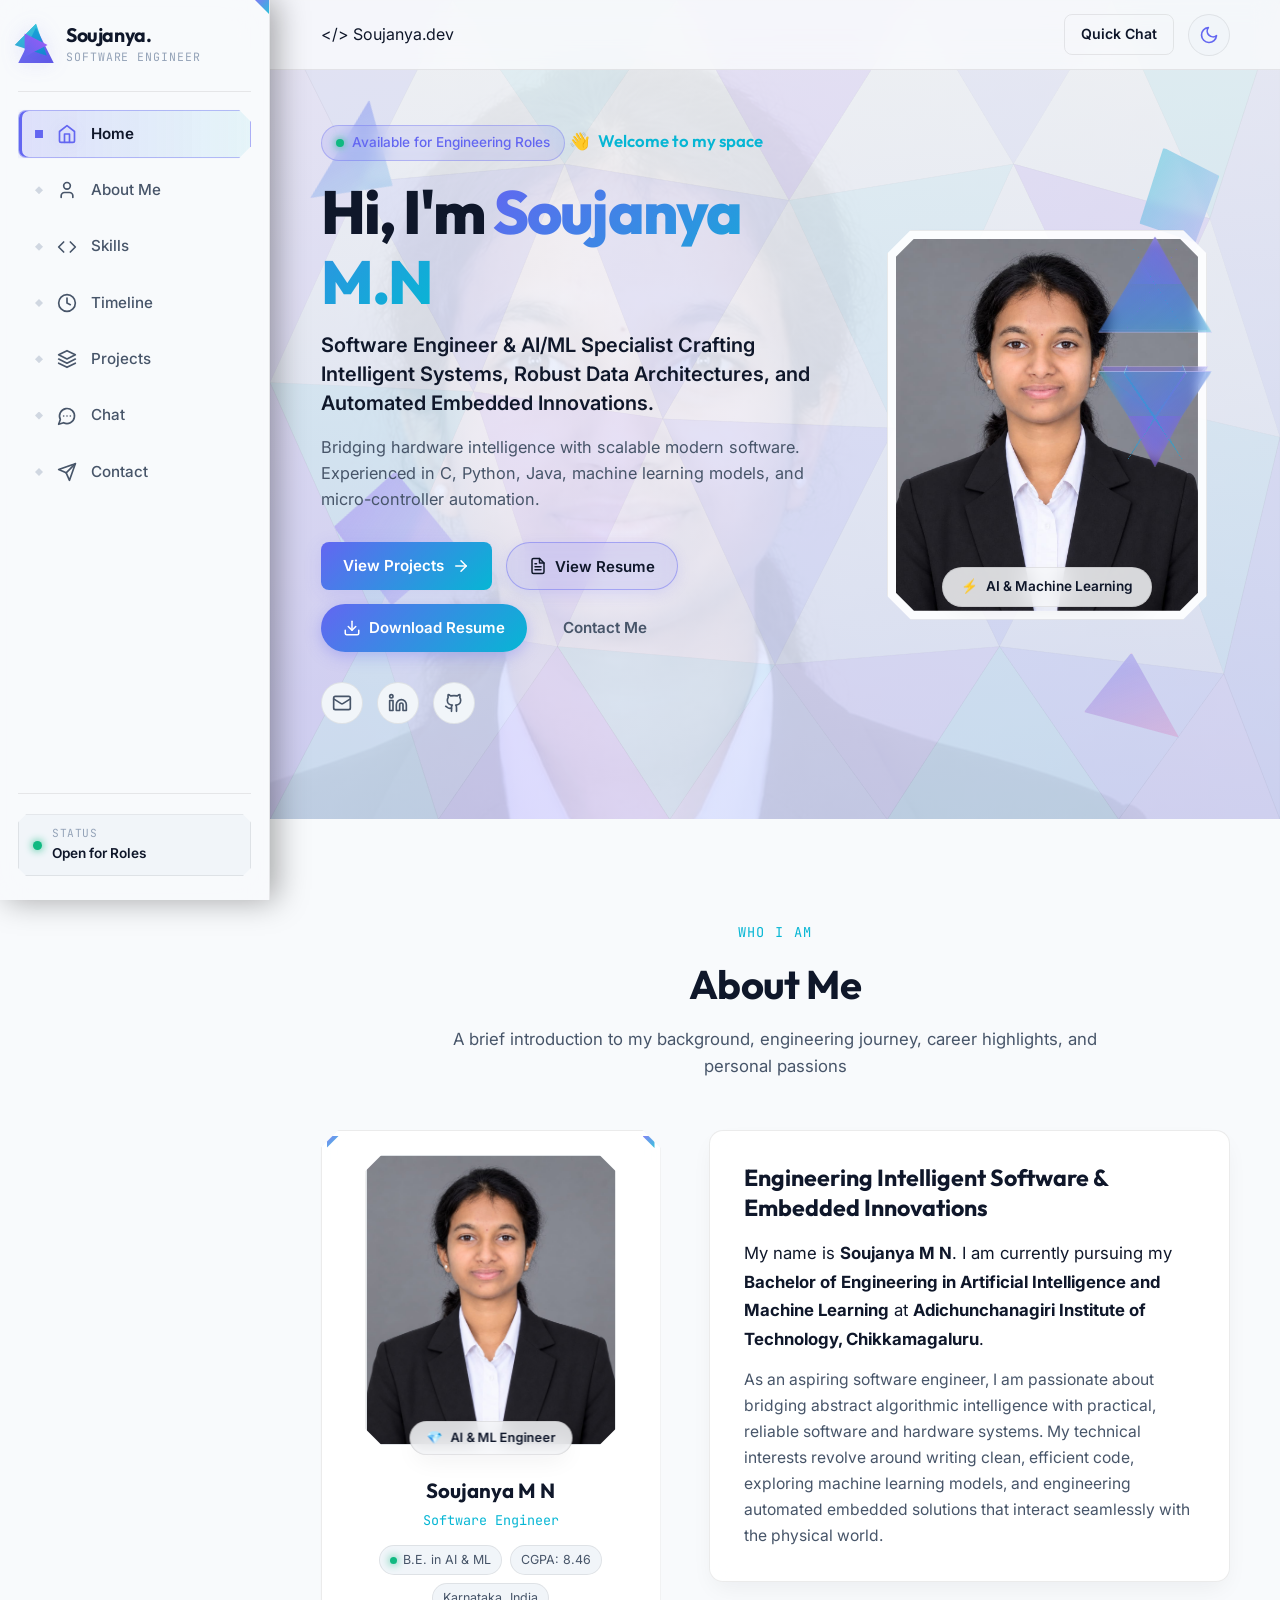
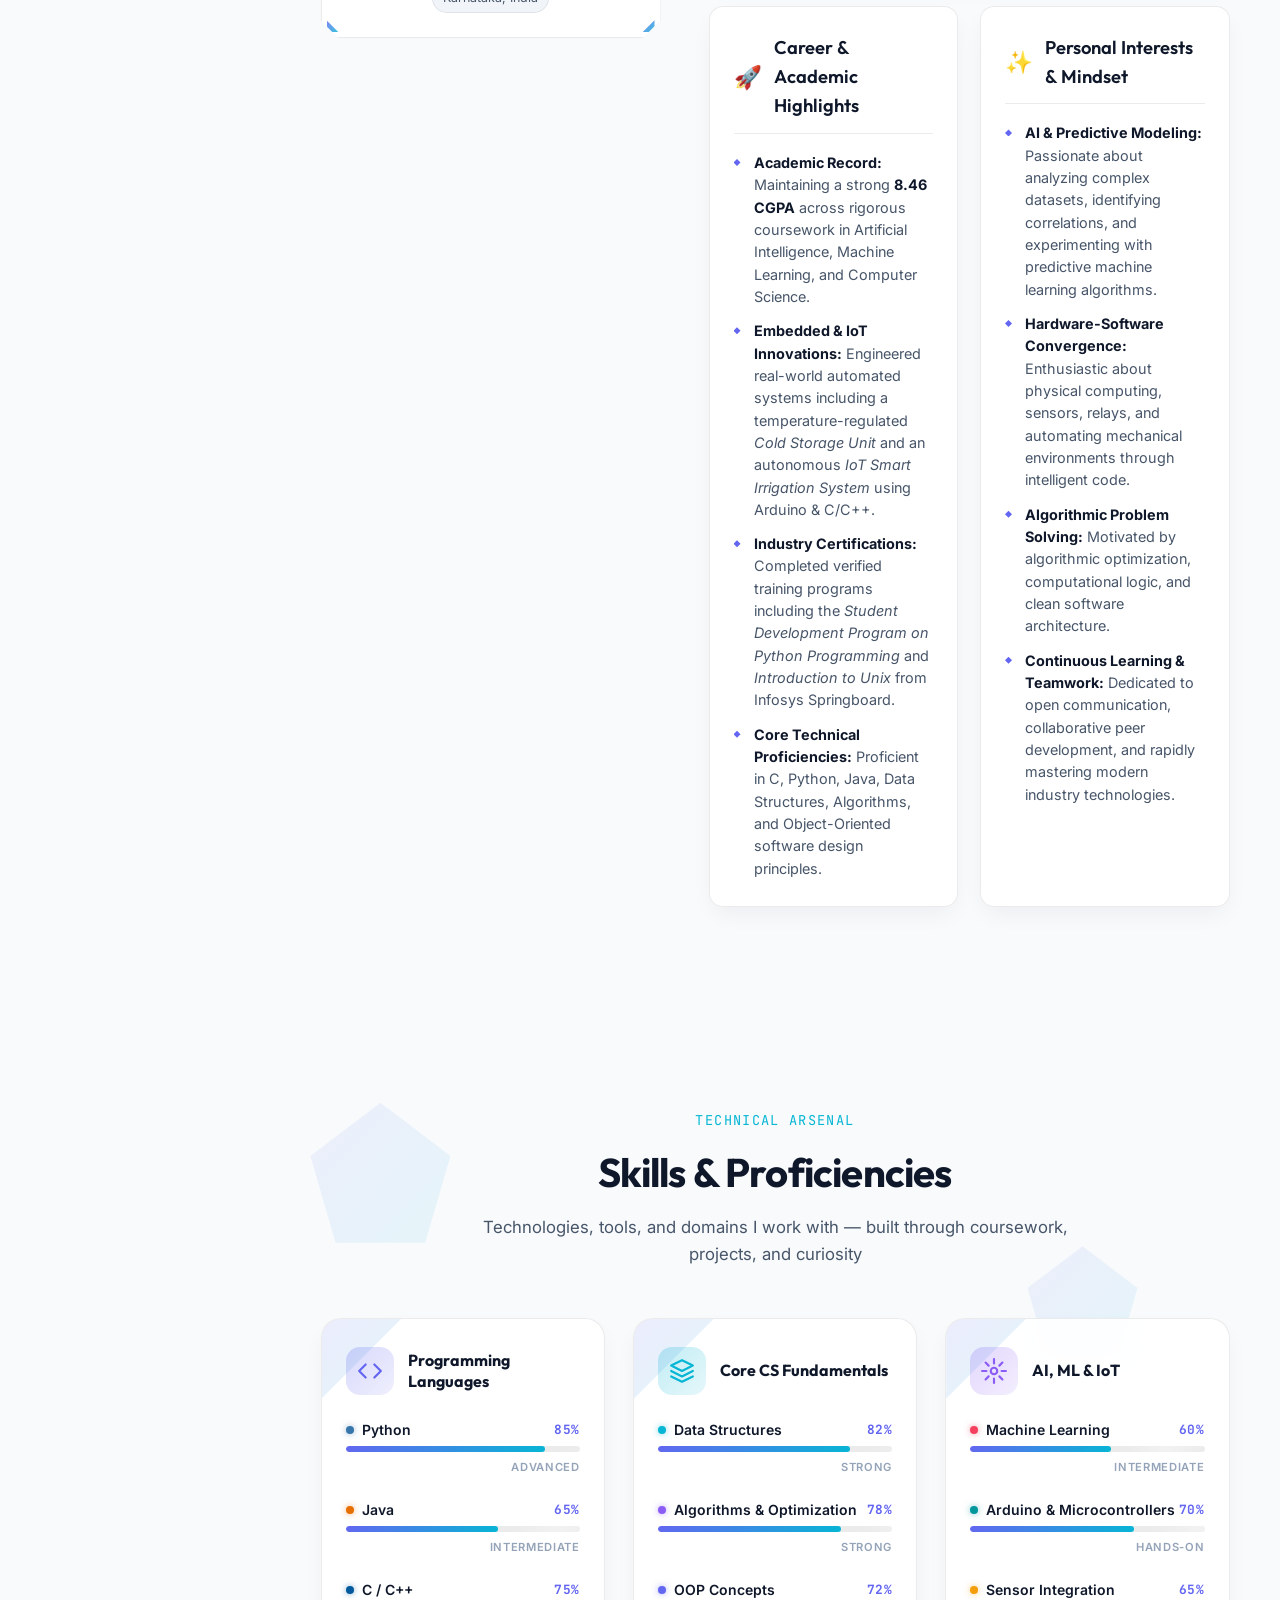
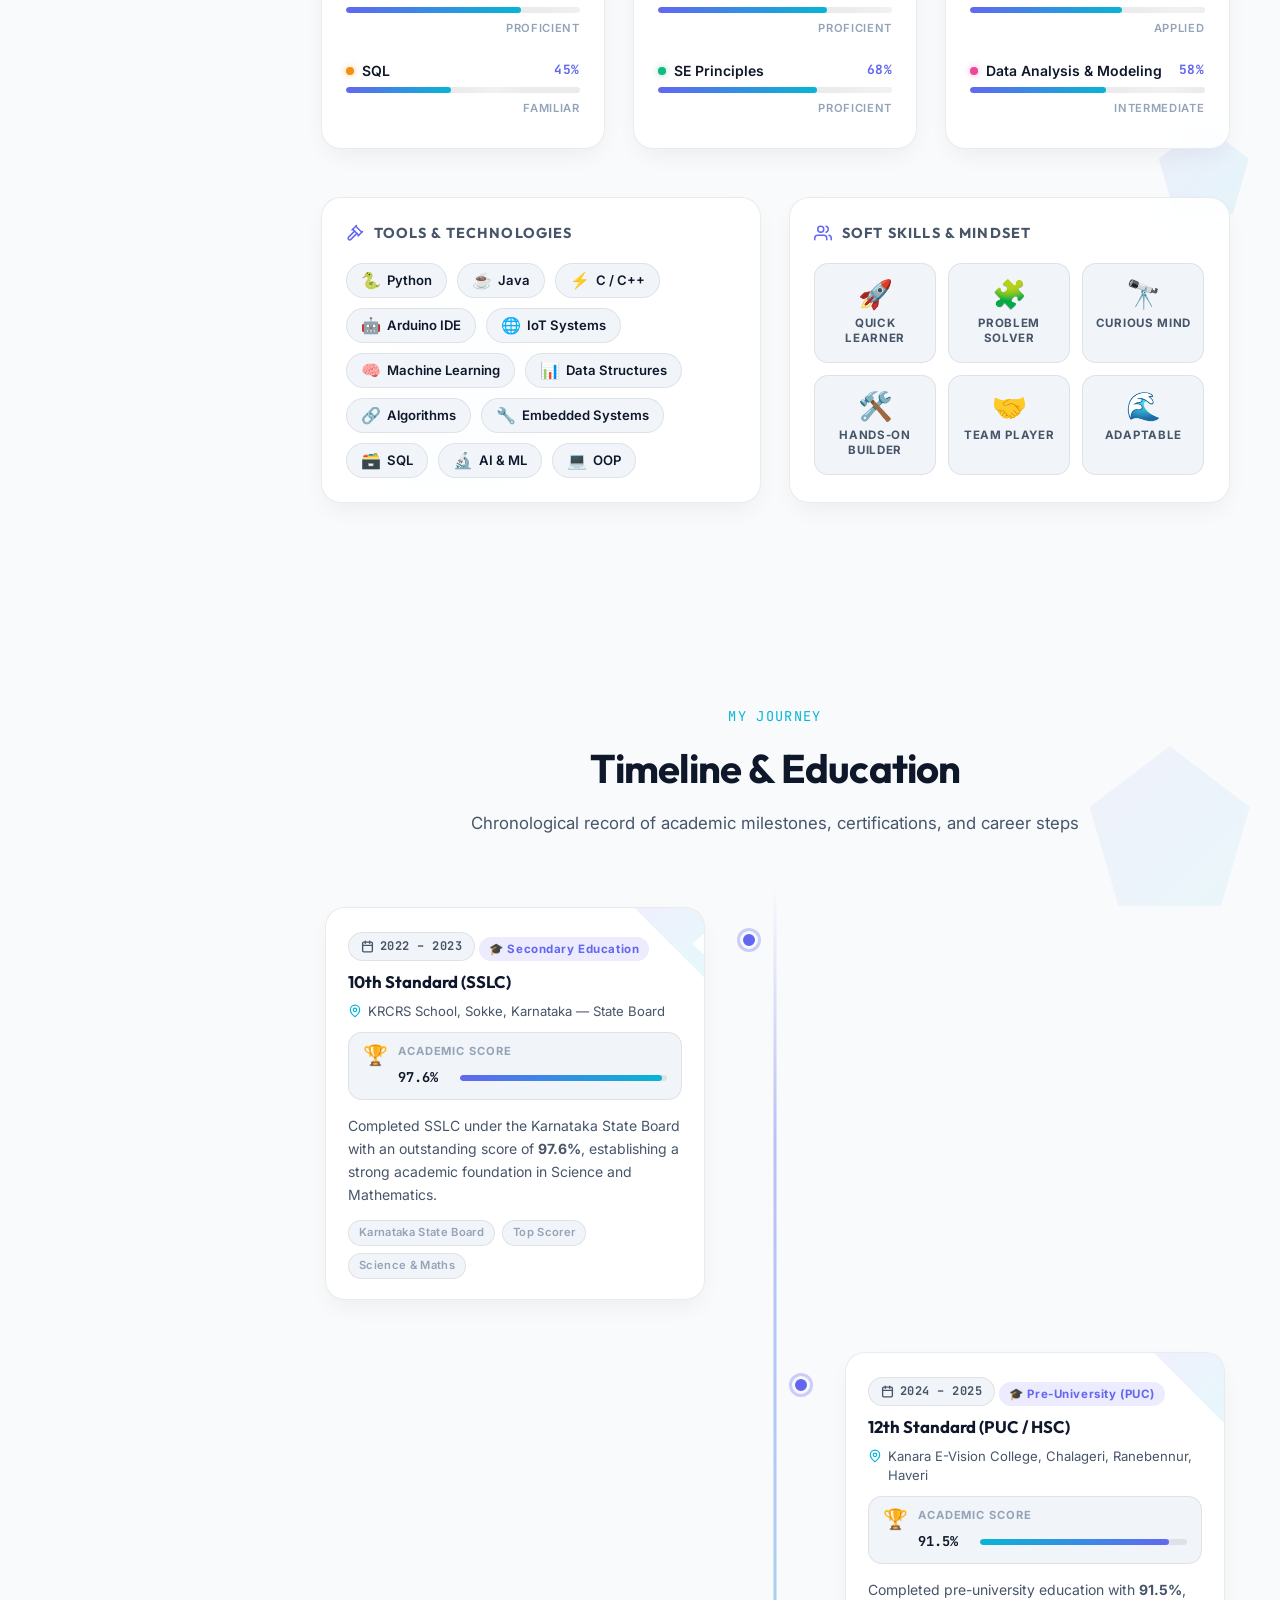
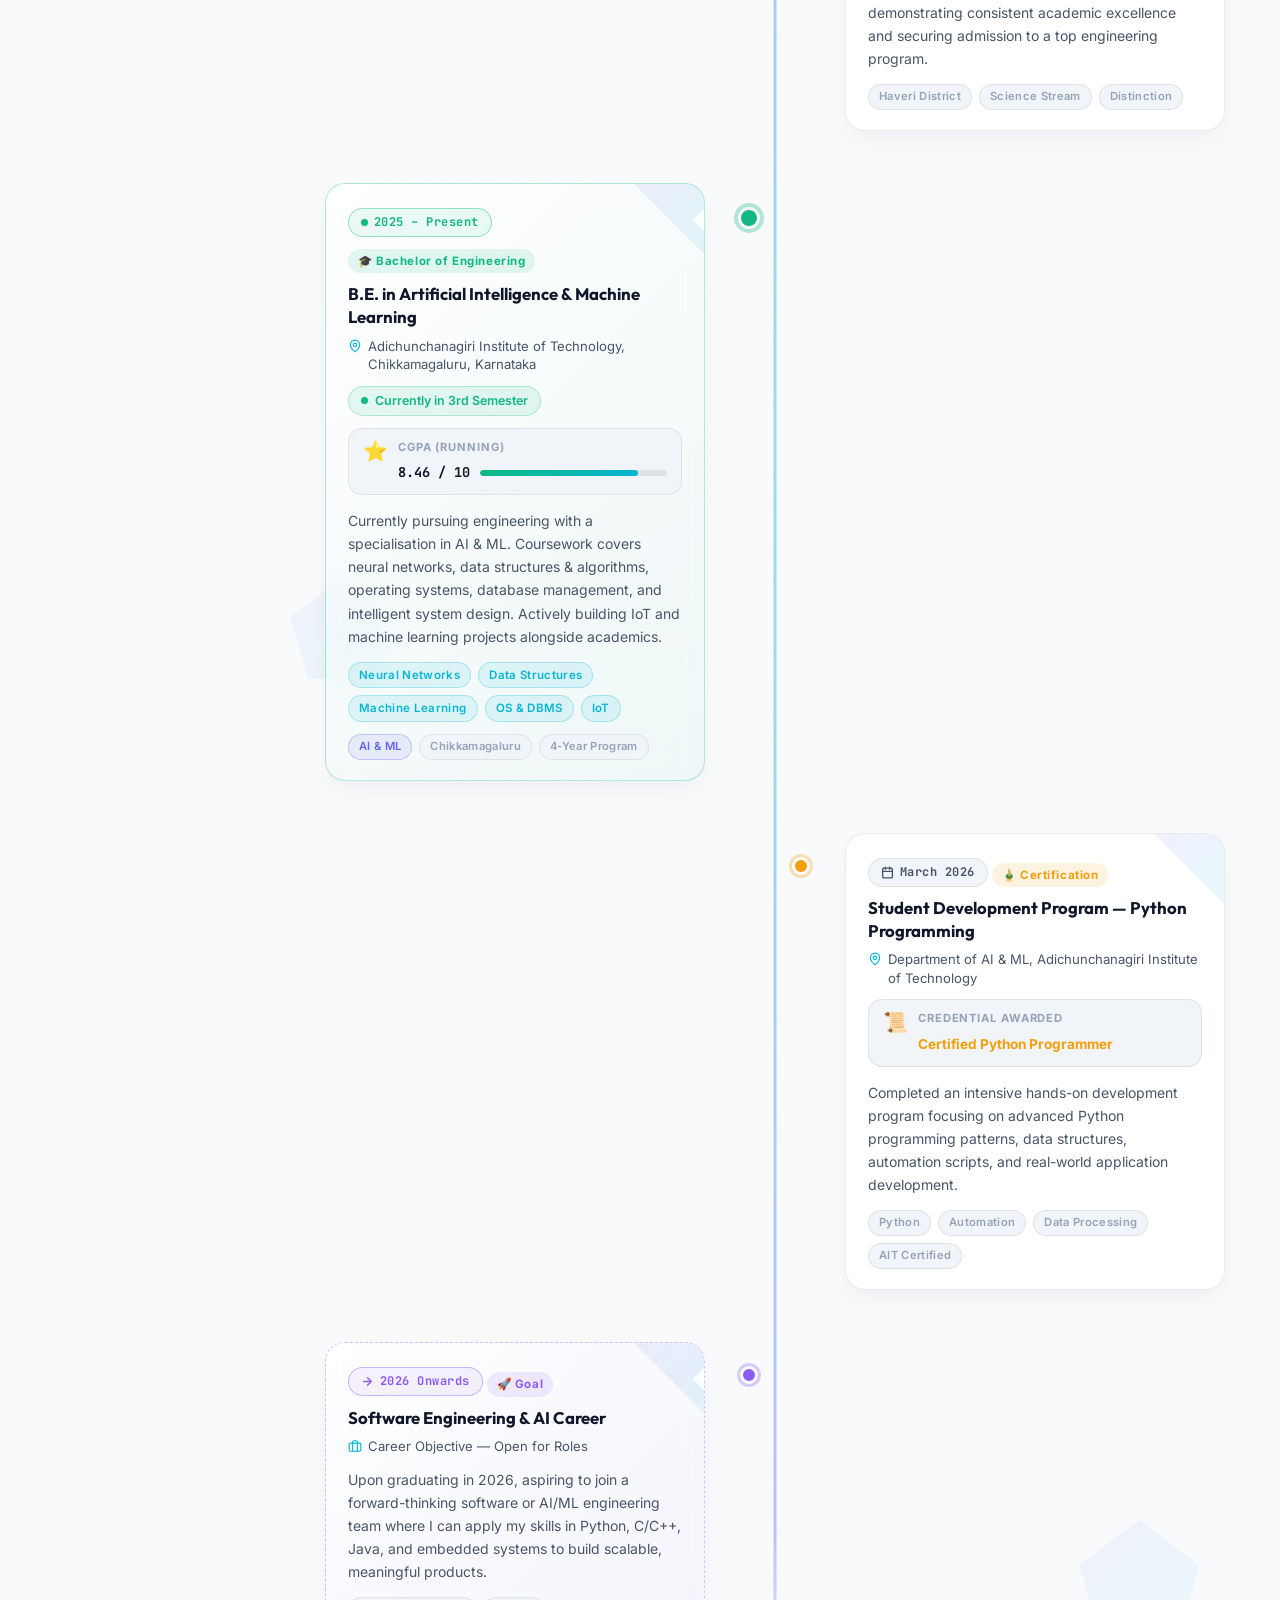
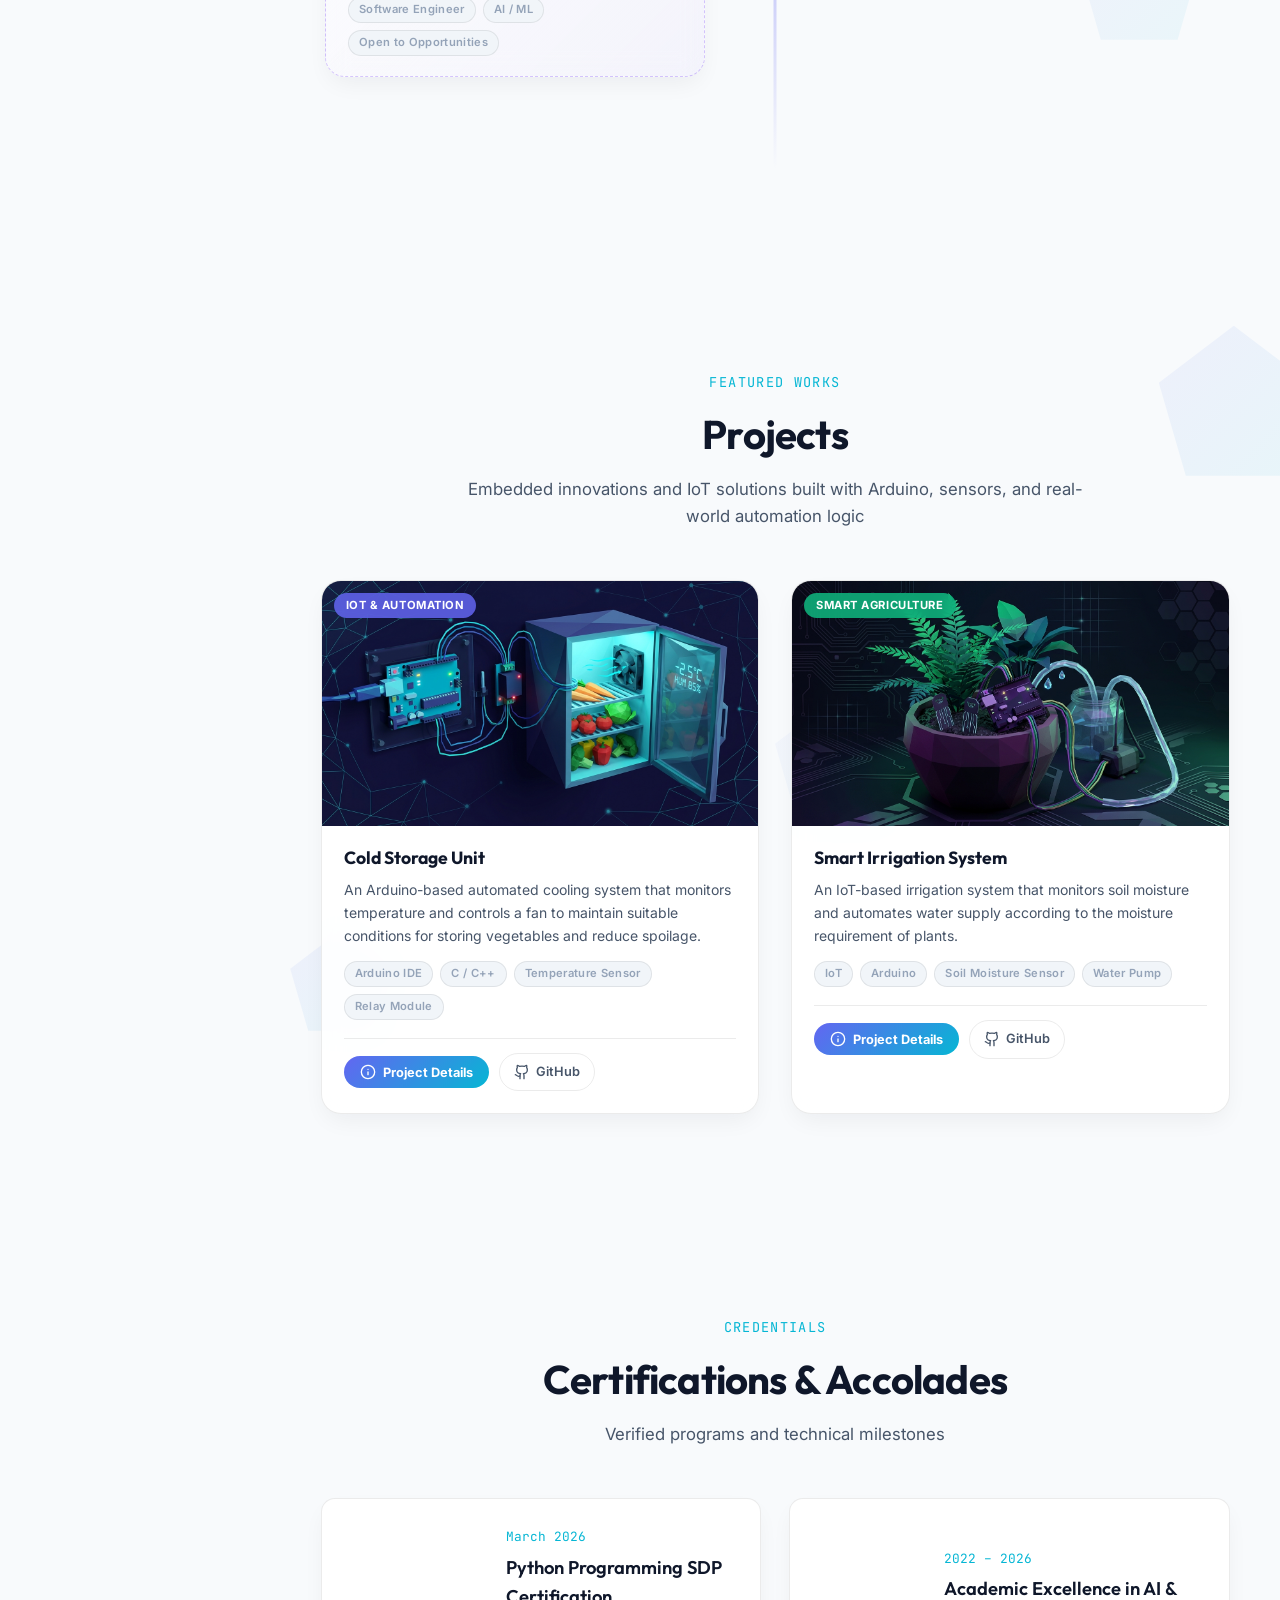
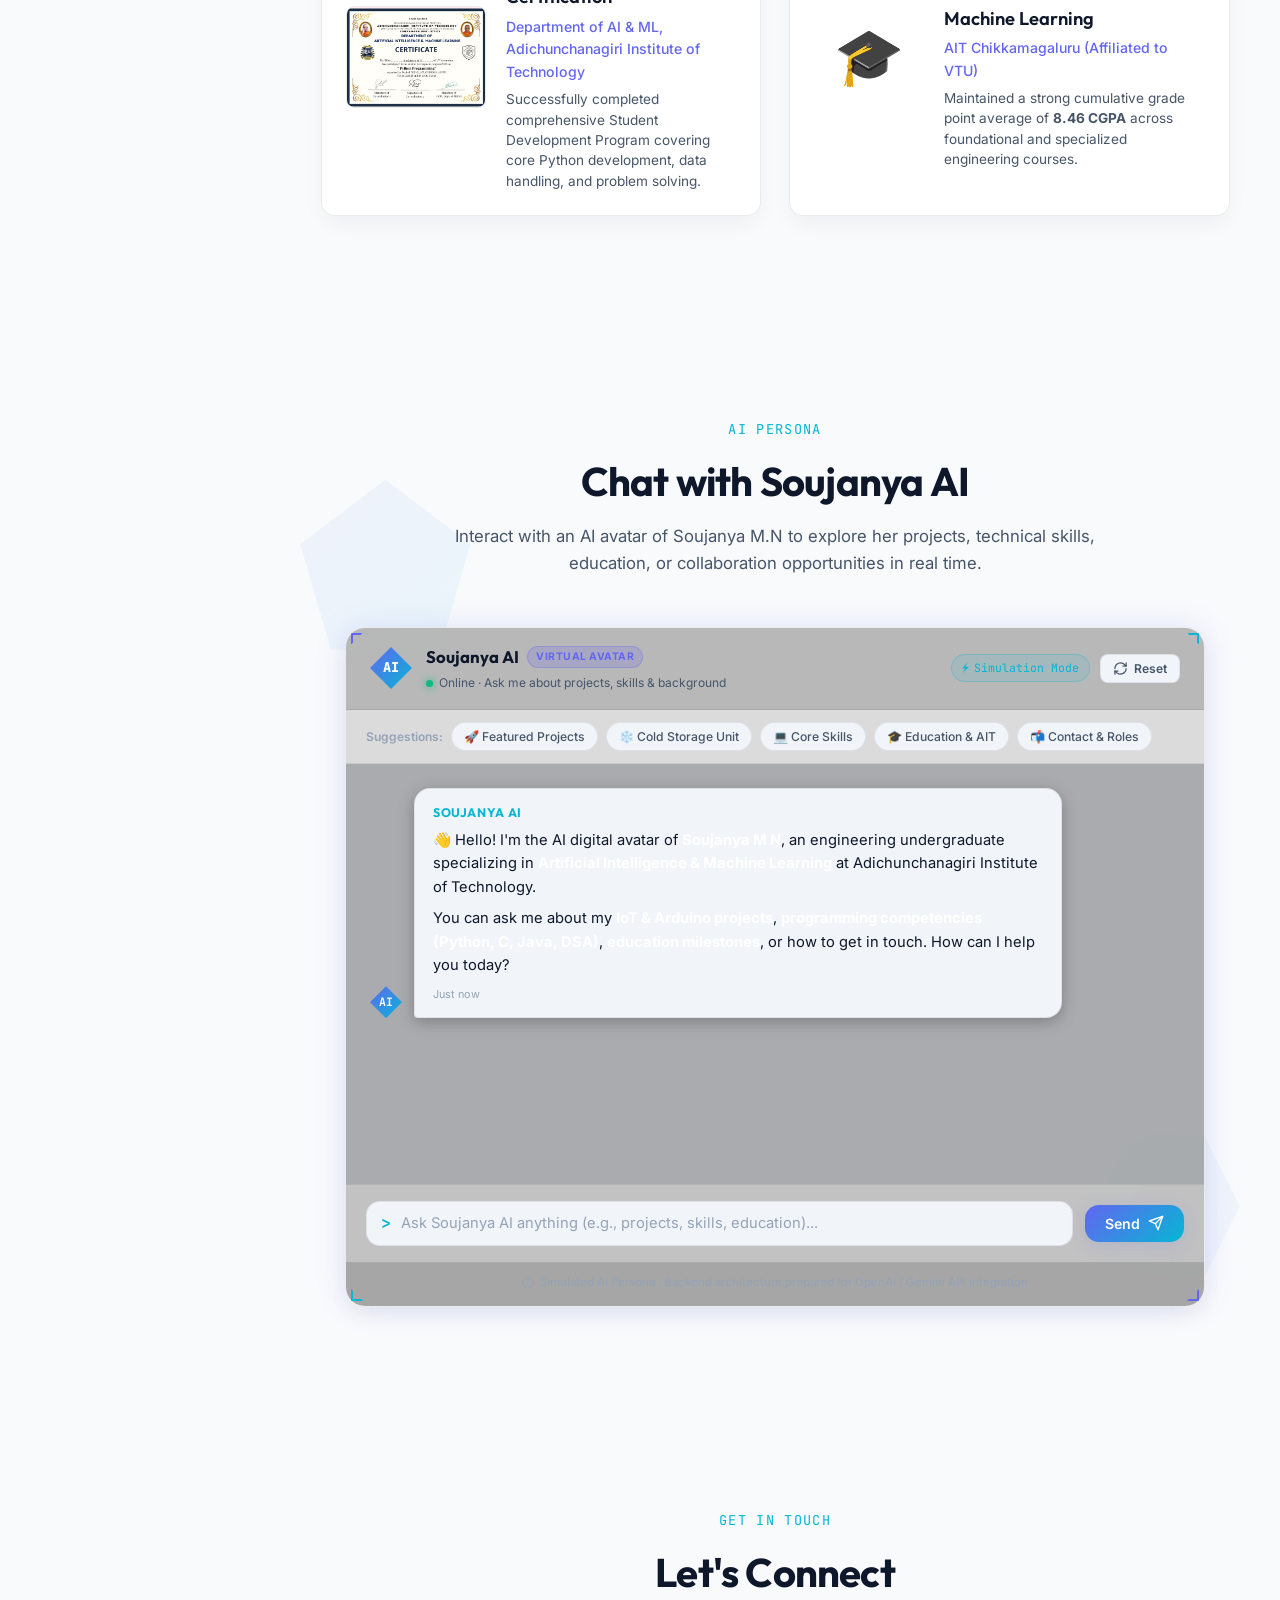
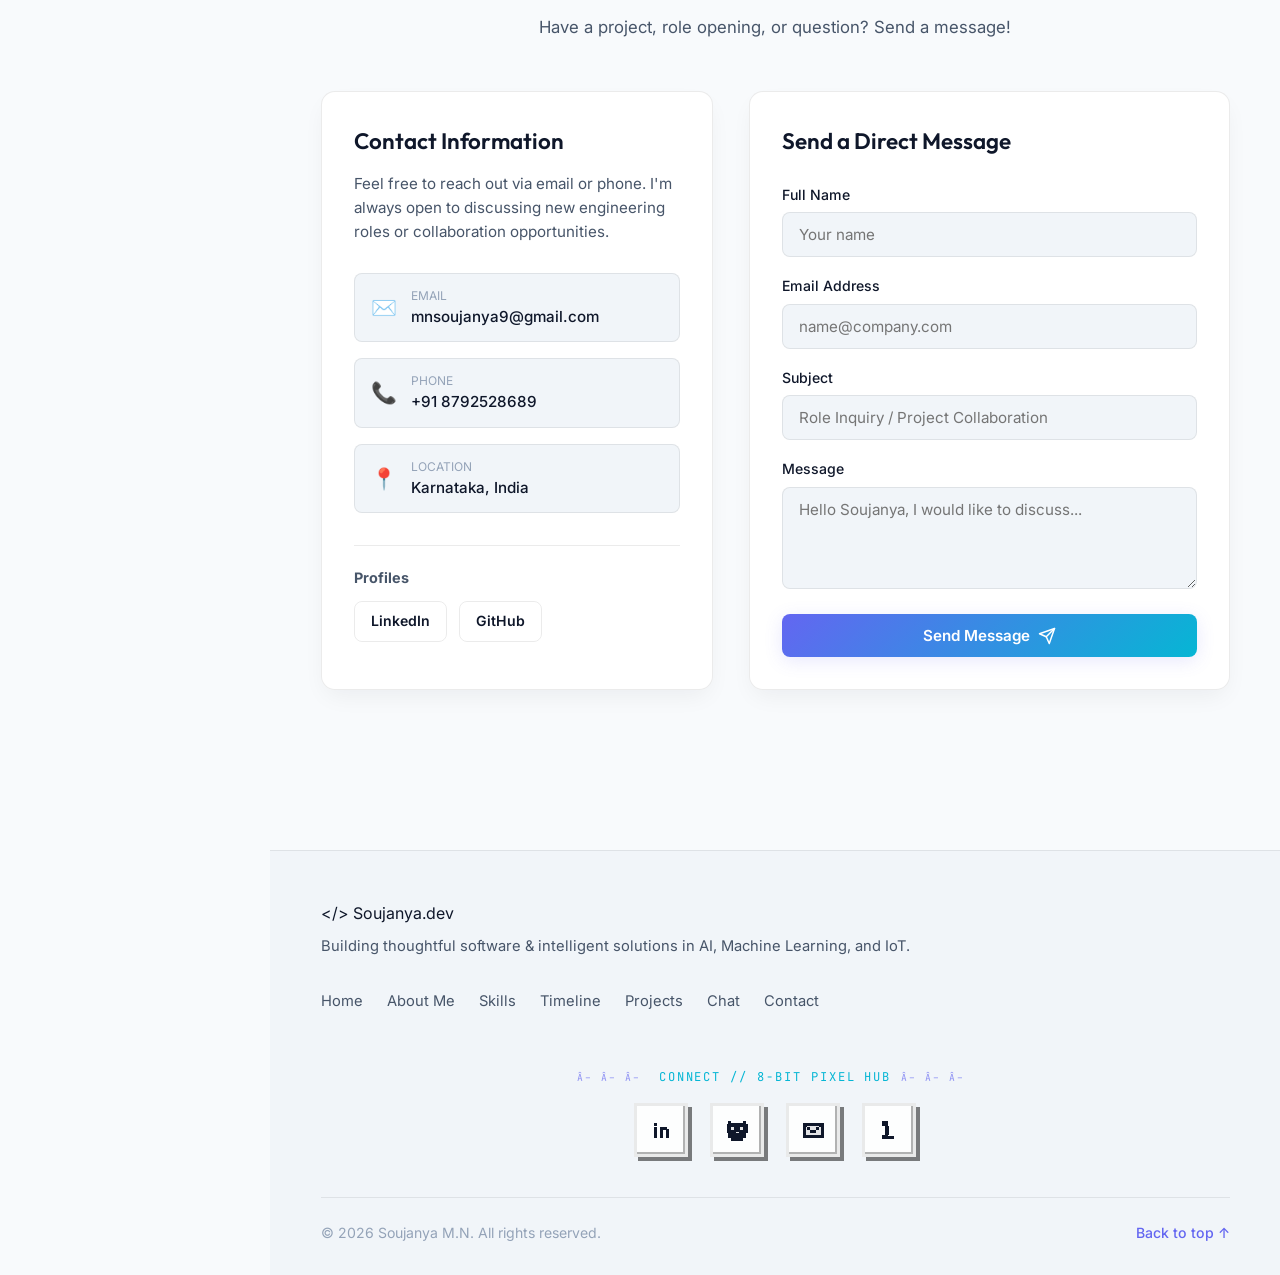
<file: index.html>
<!DOCTYPE html>
<html lang="en">
<head>
  <meta charset="UTF-8">
  <meta name="viewport" content="width=device-width, initial-scale=1.0">
  <meta name="description" content="Portfolio of Soujanya M.N - Software Engineer specializing in AI/ML, Embedded Systems, and Software Development.">
  <meta name="keywords" content="Software Engineer, Portfolio, AI, Machine Learning, Python, Java, C, IoT">
  <meta name="author" content="Soujanya M.N">
  <title>Soujanya M.N | Software Engineer Portfolio</title>
  
  <!-- Google Fonts: Inter & Outfit -->
  <link rel="preconnect" href="https://fonts.googleapis.com">
  <link rel="preconnect" href="https://fonts.gstatic.com" crossorigin>
  <link href="https://fonts.googleapis.com/css2?family=Inter:wght@300;400;500;600;700&family=Outfit:wght@400;500;600;700;800&family=JetBrains+Mono:wght@400;500&display=swap" rel="stylesheet">
  
  <!-- Stylesheet -->
  <link rel="stylesheet" href="style.css">
</head>
<body>

  <!-- ================================================================= -->
  <!-- VERTICAL NAVIGATION BAR (LEFT SIDE DOCK)                          -->
  <!-- Low-Poly 3D Aesthetic, Accessible, Responsive Sidebar             -->
  <!-- ================================================================= -->
  <aside id="vertical-sidebar" class="vertical-sidebar" aria-label="Main Vertical Navigation">
    <div class="sidebar-inner">
      <!-- Sidebar Brand Header with 3D Low-Poly Gem Icon -->
      <div class="sidebar-header">
        <a href="#hero" class="sidebar-brand" aria-label="Soujanya M.N - Home">
          <div class="sidebar-poly-gem" aria-hidden="true">
            <span class="poly-gem-facet facet-a"></span>
            <span class="poly-gem-facet facet-b"></span>
            <span class="poly-gem-facet facet-c"></span>
          </div>
          <div class="sidebar-brand-text">
            <span class="brand-name">Soujanya<span class="accent-dot">.</span></span>
            <span class="brand-role">Software Engineer</span>
          </div>
        </a>

        <!-- Mobile Drawer Close Button -->
        <button id="sidebar-close-btn" class="sidebar-close-btn" type="button" aria-label="Close vertical navigation" title="Close Menu">
          <svg xmlns="http://www.w3.org/2000/svg" width="20" height="20" viewBox="0 0 24 24" fill="none" stroke="currentColor" stroke-width="2" stroke-linecap="round" stroke-linejoin="round" aria-hidden="true"><line x1="18" y1="6" x2="6" y2="18"></line><line x1="6" y1="6" x2="18" y2="18"></line></svg>
        </button>
      </div>

      <!-- Vertical Navigation Link List (8 Specified Sections) -->
      <nav class="sidebar-nav" aria-label="Vertical Section Links">
        <ul class="sidebar-links">
          <!-- 1. Home -->
          <li class="sidebar-item">
            <a href="#hero" class="sidebar-link active" data-section="hero" aria-label="Navigate to Home section">
              <span class="link-facet-marker" aria-hidden="true"></span>
              <svg class="sidebar-icon" xmlns="http://www.w3.org/2000/svg" width="20" height="20" viewBox="0 0 24 24" fill="none" stroke="currentColor" stroke-width="2" stroke-linecap="round" stroke-linejoin="round" aria-hidden="true"><path d="m3 9 9-7 9 7v11a2 2 0 0 1-2 2H5a2 2 0 0 1-2-2z"></path><polyline points="9 22 9 12 15 12 15 22"></polyline></svg>
              <span class="sidebar-label">Home</span>
            </a>
          </li>

          <!-- 2. About Me -->
          <li class="sidebar-item">
            <a href="#about" class="sidebar-link" data-section="about" aria-label="Navigate to About Me section">
              <span class="link-facet-marker" aria-hidden="true"></span>
              <svg class="sidebar-icon" xmlns="http://www.w3.org/2000/svg" width="20" height="20" viewBox="0 0 24 24" fill="none" stroke="currentColor" stroke-width="2" stroke-linecap="round" stroke-linejoin="round" aria-hidden="true"><path d="M19 21v-2a4 4 0 0 0-4-4H9a4 4 0 0 0-4 4v2"></path><circle cx="12" cy="7" r="4"></circle></svg>
              <span class="sidebar-label">About Me</span>
            </a>
          </li>

          <!-- 3. Skills -->
          <li class="sidebar-item">
            <a href="#skills" class="sidebar-link" data-section="skills" aria-label="Navigate to Skills section">
              <span class="link-facet-marker" aria-hidden="true"></span>
              <svg class="sidebar-icon" xmlns="http://www.w3.org/2000/svg" width="20" height="20" viewBox="0 0 24 24" fill="none" stroke="currentColor" stroke-width="2" stroke-linecap="round" stroke-linejoin="round" aria-hidden="true"><polyline points="16 18 22 12 16 6"></polyline><polyline points="8 6 2 12 8 18"></polyline></svg>
              <span class="sidebar-label">Skills</span>
            </a>
          </li>

          <!-- 4. Timeline -->
          <li class="sidebar-item">
            <a href="#timeline" class="sidebar-link" data-section="timeline" aria-label="Navigate to Timeline section">
              <span class="link-facet-marker" aria-hidden="true"></span>
              <svg class="sidebar-icon" xmlns="http://www.w3.org/2000/svg" width="20" height="20" viewBox="0 0 24 24" fill="none" stroke="currentColor" stroke-width="2" stroke-linecap="round" stroke-linejoin="round" aria-hidden="true"><circle cx="12" cy="12" r="10"></circle><polyline points="12 6 12 12 16 14"></polyline></svg>
              <span class="sidebar-label">Timeline</span>
            </a>
          </li>

          <!-- 5. Projects -->
          <li class="sidebar-item">
            <a href="#projects" class="sidebar-link" data-section="projects" aria-label="Navigate to Projects section">
              <span class="link-facet-marker" aria-hidden="true"></span>
              <svg class="sidebar-icon" xmlns="http://www.w3.org/2000/svg" width="20" height="20" viewBox="0 0 24 24" fill="none" stroke="currentColor" stroke-width="2" stroke-linecap="round" stroke-linejoin="round" aria-hidden="true"><polygon points="12 2 2 7 12 12 22 7 12 2"></polygon><polyline points="2 17 12 22 22 17"></polyline><polyline points="2 12 12 17 22 12"></polyline></svg>
              <span class="sidebar-label">Projects</span>
            </a>
          </li>

          <!-- 7. Chat -->
          <li class="sidebar-item">
            <a href="#chat" class="sidebar-link" data-section="chat" aria-label="Navigate to Interactive Chat section">
              <span class="link-facet-marker" aria-hidden="true"></span>
              <svg class="sidebar-icon" xmlns="http://www.w3.org/2000/svg" width="20" height="20" viewBox="0 0 24 24" fill="none" stroke="currentColor" stroke-width="2" stroke-linecap="round" stroke-linejoin="round" aria-hidden="true"><path d="M7.9 20A9 9 0 1 0 4 16.1L2 22Z"></path><path d="M8 12h.01"></path><path d="M12 12h.01"></path><path d="M16 12h.01"></path></svg>
              <span class="sidebar-label">Chat</span>
            </a>
          </li>

          <!-- 8. Contact -->
          <li class="sidebar-item">
            <a href="#contact" class="sidebar-link" data-section="contact" aria-label="Navigate to Contact section">
              <span class="link-facet-marker" aria-hidden="true"></span>
              <svg class="sidebar-icon" xmlns="http://www.w3.org/2000/svg" width="20" height="20" viewBox="0 0 24 24" fill="none" stroke="currentColor" stroke-width="2" stroke-linecap="round" stroke-linejoin="round" aria-hidden="true"><line x1="22" y1="2" x2="11" y2="13"></line><polygon points="22 2 15 22 11 13 2 9 22 2"></polygon></svg>
              <span class="sidebar-label">Contact</span>
            </a>
          </li>
        </ul>
      </nav>

      <!-- Sidebar Bottom Info & Status -->
      <div class="sidebar-footer">
        <div class="sidebar-status-card">
          <span class="sidebar-status-dot"></span>
          <div class="sidebar-status-details">
            <span class="status-title">Status</span>
            <span class="status-sub">Open for Roles</span>
          </div>
        </div>
      </div>
    </div>
  </aside>

  <!-- Mobile Drawer Backdrop Overlay -->
  <div id="sidebar-backdrop" class="sidebar-backdrop" aria-hidden="true"></div>

  <!-- ================================================================= -->
  <!-- TOP APP BAR & HEADER ACTIONS -->
  <!-- ================================================================= -->
  <header id="header" class="site-header">
    <div class="container header-container">
      <div class="header-left-group">
        <!-- Mobile Vertical Navbar Trigger Button -->
        <button id="mobile-menu-btn" class="mobile-menu-btn" type="button" aria-label="Toggle vertical navigation sidebar" aria-expanded="false" aria-controls="vertical-sidebar">
          <span class="hamburger-bar"></span>
          <span class="hamburger-bar"></span>
          <span class="hamburger-bar"></span>
        </button>

        <!-- Brand Monogram for Small Screens -->
        <a href="#hero" class="brand-logo" aria-label="Soujanya M.N - Home">
          <span class="logo-symbol">&lt;/&gt;</span>
          <span class="logo-text">Soujanya<span class="accent-dot">.</span>dev</span>
        </a>
      </div>

      <!-- Top Header Right Action Group -->
      <div class="header-actions">
        <!-- Direct Quick Link to Chat / Contact -->
        <a href="#chat" class="btn btn-outline header-quick-btn">
          <span>Quick Chat</span>
        </a>

        <!-- ============================================================= -->
        <!-- PLACEHOLDER: NIGHT MODE / THEME TOGGLE                        -->
        <!-- Enables switching between Dark (Night) and Light themes       -->
        <!-- ============================================================= -->
        <button 
          id="theme-toggle" 
          class="theme-toggle-btn" 
          type="button" 
          aria-label="Switch between light and night mode"
          aria-pressed="false"
          title="Toggle Night / Light Mode"
        >
          <!-- Sun icon (shown in night mode) -->
          <svg class="sun-icon" xmlns="http://www.w3.org/2000/svg" width="20" height="20" viewBox="0 0 24 24" fill="none" stroke="currentColor" stroke-width="2" stroke-linecap="round" stroke-linejoin="round" aria-hidden="true">
            <circle cx="12" cy="12" r="5"></circle>
            <line x1="12" y1="1" x2="12" y2="3"></line>
            <line x1="12" y1="21" x2="12" y2="23"></line>
            <line x1="4.22" y1="4.22" x2="5.64" y2="5.64"></line>
            <line x1="18.36" y1="18.36" x2="19.78" y2="19.78"></line>
            <line x1="1" y1="12" x2="3" y2="12"></line>
            <line x1="21" y1="12" x2="23" y2="12"></line>
            <line x1="4.22" y1="19.78" x2="5.64" y2="18.36"></line>
            <line x1="18.36" y1="5.64" x2="19.78" y2="4.22"></line>
          </svg>
          <!-- Moon icon (shown in light mode) -->
          <svg class="moon-icon" xmlns="http://www.w3.org/2000/svg" width="20" height="20" viewBox="0 0 24 24" fill="none" stroke="currentColor" stroke-width="2" stroke-linecap="round" stroke-linejoin="round" aria-hidden="true">
            <path d="M21 12.79A9 9 0 1 1 11.21 3 7 7 0 0 0 21 12.79z"></path>
          </svg>
          <span class="sr-only">Toggle theme</span>
        </button>
        <!-- END PLACEHOLDER: NIGHT MODE TOGGLE -->
      </div>
    </div>
  </header>

  <!-- ================================================================= -->
  <!-- MAIN CONTENT CONTAINER                                            -->
  <!-- ================================================================= -->
  <main id="main-content">

    <!-- =============================================================== -->
    <!-- 1. HERO SECTION (LOW-POLY 3D DESIGN & BACKGROUND IMAGE)         -->
    <!-- Features: CSS 3D Polyhedral Crystals, Low-Poly Faceted Mesh,     -->
    <!-- User-provided Background Image, Welcome Title & Tagline         -->
    <!-- =============================================================== -->
    <section id="hero" class="hero-section" aria-labelledby="hero-title">
      <!-- Low-Poly 3D Geometric Mesh Layer (Faceted Polygonal Mesh) -->
      <div class="low-poly-backdrop" aria-hidden="true">
        <svg class="low-poly-svg-mesh" viewBox="0 0 1440 900" preserveAspectRatio="none" xmlns="http://www.w3.org/2000/svg">
          <!-- Low-poly faceted triangles with varying light and gradient angles -->
          <polygon class="poly-facet facet-1" points="0,0 260,0 130,200" />
          <polygon class="poly-facet facet-2" points="260,0 580,0 420,180" />
          <polygon class="poly-facet facet-3" points="580,0 920,0 740,220" />
          <polygon class="poly-facet facet-4" points="920,0 1200,0 1060,180" />
          <polygon class="poly-facet facet-5" points="1200,0 1440,0 1340,240" />
          <polygon class="poly-facet facet-6" points="0,0 130,200 0,420" />
          <polygon class="poly-facet facet-7" points="130,200 420,180 290,430" />
          <polygon class="poly-facet facet-8" points="420,180 740,220 560,460" />
          <polygon class="poly-facet facet-9" points="740,220 1060,180 890,470" />
          <polygon class="poly-facet facet-10" points="1060,180 1340,240 1220,440" />
          <polygon class="poly-facet facet-11" points="1340,240 1440,0 1440,480" />
          <polygon class="poly-facet facet-12" points="0,420 290,430 150,680" />
          <polygon class="poly-facet facet-13" points="290,430 560,460 410,710" />
          <polygon class="poly-facet facet-14" points="560,460 890,470 720,730" />
          <polygon class="poly-facet facet-15" points="890,470 1220,440 1040,710" />
          <polygon class="poly-facet facet-16" points="1220,440 1440,480 1360,740" />
          <polygon class="poly-facet facet-17" points="0,420 150,680 0,900" />
          <polygon class="poly-facet facet-18" points="150,680 410,710 240,900" />
          <polygon class="poly-facet facet-19" points="410,710 720,730 570,900" />
          <polygon class="poly-facet facet-20" points="720,730 1040,710 880,900" />
          <polygon class="poly-facet facet-21" points="1040,710 1360,740 1210,900" />
          <polygon class="poly-facet facet-22" points="1360,740 1440,480 1440,900" />
          <polygon class="poly-facet facet-23" points="0,900 240,900 150,680" />
          <polygon class="poly-facet facet-24" points="240,900 570,900 410,710" />
          <polygon class="poly-facet facet-25" points="570,900 880,900 720,730" />
          <polygon class="poly-facet facet-26" points="880,900 1210,900 1040,710" />
          <polygon class="poly-facet facet-27" points="1210,900 1440,900 1360,740" />
        </svg>

        <!-- Floating 3D Low-Poly Geometric Shards -->
        <div class="poly-shard shard-1"></div>
        <div class="poly-shard shard-2"></div>
        <div class="poly-shard shard-3"></div>
        <div class="poly-shard shard-4"></div>
      </div>

      <div class="container hero-container">
        <!-- Hero Left Column: Welcoming Content & CTAs -->
        <div class="hero-content">
          <!-- Welcome Pill Badge -->
          <div class="badge-pill">
            <span class="status-dot"></span>
            <span>Available for Engineering Roles</span>
          </div>

          <!-- Welcome Salutation -->
          <div class="hero-welcome-tag">
            <span class="welcome-hand">👋</span>
            <span class="welcome-label">Welcome to my space</span>
          </div>

          <!-- Welcome Title Placeholder -->
          <h1 id="hero-title" class="hero-title">
            Hi, I'm <span class="highlight-gradient">Soujanya M.N</span>
          </h1>

          <!-- Brief Tagline Placeholder -->
          <p class="hero-tagline">
            Software Engineer & AI/ML Specialist Crafting Intelligent Systems, Robust Data Architectures, and Automated Embedded Innovations.
          </p>

          <!-- Bio Description Summary -->
          <p class="hero-description">
            Bridging hardware intelligence with scalable modern software. Experienced in C, Python, Java, machine learning models, and micro-controller automation.
          </p>

          <!-- Call-to-Actions (CTAs) -->
          <div class="hero-cta-group">
            <!-- 1. View Projects Button -->
            <a href="#projects" class="btn btn-primary">
              <span>View Projects</span>
              <svg xmlns="http://www.w3.org/2000/svg" width="18" height="18" viewBox="0 0 24 24" fill="none" stroke="currentColor" stroke-width="2" stroke-linecap="round" stroke-linejoin="round" aria-hidden="true"><path d="M5 12h14"></path><path d="m12 5 7 7-7 7"></path></svg>
            </a>

            <!-- 2. View Resume Button (Opens Full-Screen PDF Viewer Modal) -->
            <button
              type="button"
              id="view-resume-btn"
              class="btn btn-resume-view"
              aria-haspopup="dialog"
              aria-controls="resume-modal"
              aria-label="View Soujanya's Resume in full-screen PDF viewer"
            >
              <svg xmlns="http://www.w3.org/2000/svg" width="18" height="18" viewBox="0 0 24 24" fill="none" stroke="currentColor" stroke-width="2" stroke-linecap="round" stroke-linejoin="round" aria-hidden="true"><path d="M14 2H6a2 2 0 0 0-2 2v16a2 2 0 0 0 2 2h12a2 2 0 0 0 2-2V8z"></path><polyline points="14 2 14 8 20 8"></polyline><line x1="16" y1="13" x2="8" y2="13"></line><line x1="16" y1="17" x2="8" y2="17"></line><line x1="10" y1="9" x2="8" y2="9"></line></svg>
              <span>View Resume</span>
            </button>

            <!-- 3. Download Resume Button (Direct Download of PDF) -->
            <a
              href="Soujanya_MN_Resume_Final.pdf"
              download="Soujanya_MN_Resume.pdf"
              class="btn btn-resume-download"
              aria-label="Download Soujanya's Resume PDF directly"
              title="Download Resume PDF directly"
            >
              <svg xmlns="http://www.w3.org/2000/svg" width="18" height="18" viewBox="0 0 24 24" fill="none" stroke="currentColor" stroke-width="2" stroke-linecap="round" stroke-linejoin="round" aria-hidden="true"><path d="M21 15v4a2 2 0 0 1-2 2H5a2 2 0 0 1-2-2v-4"></path><polyline points="7 10 12 15 17 10"></polyline><line x1="12" y1="15" x2="12" y2="3"></line></svg>
              <span>Download Resume</span>
            </a>

            <!-- 4. Contact Button -->
            <a href="#contact" class="btn btn-ghost">Contact Me</a>
          </div>

          <!-- Quick Social & Contact Links -->
          <div class="hero-social-links">
            <a href="mailto:mnsoujanya9@gmail.com" class="social-icon-link" aria-label="Email" title="mnsoujanya9@gmail.com">
              <svg xmlns="http://www.w3.org/2000/svg" width="20" height="20" viewBox="0 0 24 24" fill="none" stroke="currentColor" stroke-width="2" stroke-linecap="round" stroke-linejoin="round"><rect width="20" height="16" x="2" y="4" rx="2"></rect><path d="m22 7-8.97 5.7a1.94 1.94 0 0 1-2.06 0L2 7"></path></svg>
            </a>
            <a href="https://linkedin.com/in/soujanya-m-n-b0a409441" target="_blank" rel="noopener noreferrer" class="social-icon-link" aria-label="LinkedIn" title="LinkedIn Profile">
              <svg xmlns="http://www.w3.org/2000/svg" width="20" height="20" viewBox="0 0 24 24" fill="none" stroke="currentColor" stroke-width="2" stroke-linecap="round" stroke-linejoin="round"><path d="M16 8a6 6 0 0 1 6 6v7h-4v-7a2 2 0 0 0-2-2 2 2 0 0 0-2 2v7h-4v-7a6 6 0 0 1 6-6z"></path><rect width="4" height="12" x="2" y="9"></rect><circle cx="4" cy="4" r="2"></circle></svg>
            </a>
            <a href="https://github.com/Soujanya-MN" target="_blank" rel="noopener noreferrer" class="social-icon-link" aria-label="GitHub" title="GitHub Profile">
              <svg xmlns="http://www.w3.org/2000/svg" width="20" height="20" viewBox="0 0 24 24" fill="none" stroke="currentColor" stroke-width="2" stroke-linecap="round" stroke-linejoin="round"><path d="M15 22v-4a4.8 4.8 0 0 0-1-3.5c3 0 6-2 6-5.5.08-1.25-.27-2.48-1-3.5.28-1.15.28-2.35 0-3.5 0 0-1 0-3 1.5-2.64-.5-5.36-.5-8 0C6 2 5 2 5 2c-.3 1.15-.3 2.35 0 3.5A5.403 5.403 0 0 0 4 9c0 3.5 3 5.5 6 5.5-.39.49-.68 1.05-.85 1.65-.17.6-.22 1.23-.15 1.85v4"></path><path d="M9 18c-4.51 2-5-2-7-2"></path></svg>
            </a>
          </div>
        </div>

        <!-- Hero Right Column: 3D Low-Poly Element & Angular Beveled Profile -->
        <div class="hero-visual-wrapper">
          <!-- 3D Low-Poly Interactive Rotating Crystal (Pure CSS 3D Transforms) -->
          <div class="poly-3d-scene" aria-hidden="true" title="Low-Poly 3D Geometric Crystal">
            <div class="poly-3d-crystal">
              <!-- Top Pyramidal Facets -->
              <div class="poly-3d-face face-top-front"></div>
              <div class="poly-3d-face face-top-right"></div>
              <div class="poly-3d-face face-top-back"></div>
              <div class="poly-3d-face face-top-left"></div>
              <!-- Bottom Pyramidal Facets -->
              <div class="poly-3d-face face-bottom-front"></div>
              <div class="poly-3d-face face-bottom-right"></div>
              <div class="poly-3d-face face-bottom-back"></div>
              <div class="poly-3d-face face-bottom-left"></div>
            </div>
          </div>

          <!-- Low-Poly Beveled Card with User-Provided Headshot -->
          <div class="low-poly-frame-container">
            <div class="low-poly-frame">
              <!-- Faceted Low-Poly Corner Accents -->
              <span class="poly-corner poly-tl"></span>
              <span class="poly-corner poly-tr"></span>
              <span class="poly-corner poly-bl"></span>
              <span class="poly-corner poly-br"></span>

              <img 
                src="WhatsApp Image 2026-10-07 at 10.02.16 AM.jpeg" 
                alt="Portrait of Soujanya M.N - Software Engineer" 
                class="hero-portrait"
                loading="eager"
              >

              <div class="low-poly-badge">
                <span class="badge-icon">⚡</span>
                <span class="badge-text">AI & Machine Learning</span>
              </div>
            </div>
          </div>
        </div>
      </div>
    </section>
    <!-- END HERO SECTION PLACEHOLDER -->


    <!-- =============================================================== -->
    <!-- 2. ABOUT ME SECTION                                             -->
    <!-- Clean, Minimalistic Design with Low-Poly 3D Profile Avatar,     -->
    <!-- Short Bio, Career Highlights & Personal Interests               -->
    <!-- =============================================================== -->
    <section id="about" class="section about-section" aria-labelledby="about-title">
      <div class="container">
        <!-- Section Header -->
        <div class="section-header">
          <span class="section-tag">Who I Am</span>
          <h2 id="about-title" class="section-title">About Me</h2>
          <p class="section-subtitle">A brief introduction to my background, engineering journey, career highlights, and personal passions</p>
        </div>

        <div class="about-container-wrapper">
          <!-- Left Column: Low-Poly 3D Profile Avatar & Quick Info Card -->
          <div class="about-avatar-column">
            <div class="about-poly-avatar-card">
              <!-- Geometric Low-Poly Decorative Corner Facets -->
              <span class="avatar-poly-corner c-tl" aria-hidden="true"></span>
              <span class="avatar-poly-corner c-tr" aria-hidden="true"></span>
              <span class="avatar-poly-corner c-bl" aria-hidden="true"></span>
              <span class="avatar-poly-corner c-br" aria-hidden="true"></span>

              <!-- 3D Low-Poly Avatar Image Frame -->
              <div class="about-avatar-frame">
                <img 
                  src="WhatsApp Image 2026-10-07 at 10.02.16 AM.jpeg" 
                  alt="Portrait of Soujanya M N - Software Engineer & AI/ML Specialist" 
                  class="about-avatar-photo"
                  loading="lazy"
                >
                <div class="avatar-floating-poly-badge">
                  <span class="badge-gem">💎</span>
                  <span class="badge-label">AI & ML Engineer</span>
                </div>
              </div>

              <!-- Quick Identity Metadata -->
              <div class="avatar-meta-card">
                <h3 class="meta-full-name">Soujanya M N</h3>
                <p class="meta-subtitle">Software Engineer</p>
                <div class="meta-tag-list">
                  <span class="meta-pill"><span class="status-live-dot"></span> B.E. in AI & ML</span>
                  <span class="meta-pill">CGPA: 8.46</span>
                  <span class="meta-pill">Karnataka, India</span>
                </div>
              </div>
            </div>
          </div>

          <!-- Right Column: Short Bio, Career Highlights & Personal Interests -->
          <div class="about-content-column">
            <!-- Short Bio Article -->
            <article class="about-bio-article">
              <h3 class="bio-heading">
                Engineering Intelligent Software & Embedded Innovations
              </h3>
              <p class="bio-paragraph-lead">
                My name is <strong>Soujanya M N</strong>. I am currently pursuing my <strong>Bachelor of Engineering in Artificial Intelligence and Machine Learning</strong> at <strong>Adichunchanagiri Institute of Technology, Chikkamagaluru</strong>.
              </p>
              <p class="bio-paragraph">
                As an aspiring software engineer, I am passionate about bridging abstract algorithmic intelligence with practical, reliable software and hardware systems. My technical interests revolve around writing clean, efficient code, exploring machine learning models, and engineering automated embedded solutions that interact seamlessly with the physical world.
              </p>
            </article>

            <!-- Career Highlights & Personal Interests Grid -->
            <div class="about-features-grid">
              <!-- Career Highlights Block -->
              <div class="feature-card highlight-card">
                <div class="feature-card-header">
                  <span class="feature-icon">🚀</span>
                  <h4 class="feature-title">Career & Academic Highlights</h4>
                </div>
                <ul class="feature-bullets">
                  <li>
                    <strong>Academic Record:</strong> Maintaining a strong <strong>8.46 CGPA</strong> across rigorous coursework in Artificial Intelligence, Machine Learning, and Computer Science.
                  </li>
                  <li>
                    <strong>Embedded & IoT Innovations:</strong> Engineered real-world automated systems including a temperature-regulated <em>Cold Storage Unit</em> and an autonomous <em>IoT Smart Irrigation System</em> using Arduino & C/C++.
                  </li>
                  <li>
                    <strong>Industry Certifications:</strong> Completed verified training programs including the <em>Student Development Program on Python Programming</em> and <em>Introduction to Unix</em> from Infosys Springboard.
                  </li>
                  <li>
                    <strong>Core Technical Proficiencies:</strong> Proficient in C, Python, Java, Data Structures, Algorithms, and Object-Oriented software design principles.
                  </li>
                </ul>
              </div>

              <!-- Personal Interests & Engineering Mindset Block -->
              <div class="feature-card interests-card">
                <div class="feature-card-header">
                  <span class="feature-icon">✨</span>
                  <h4 class="feature-title">Personal Interests & Mindset</h4>
                </div>
                <ul class="feature-bullets">
                  <li>
                    <strong>AI & Predictive Modeling:</strong> Passionate about analyzing complex datasets, identifying correlations, and experimenting with predictive machine learning algorithms.
                  </li>
                  <li>
                    <strong>Hardware-Software Convergence:</strong> Enthusiastic about physical computing, sensors, relays, and automating mechanical environments through intelligent code.
                  </li>
                  <li>
                    <strong>Algorithmic Problem Solving:</strong> Motivated by algorithmic optimization, computational logic, and clean software architecture.
                  </li>
                  <li>
                    <strong>Continuous Learning & Teamwork:</strong> Dedicated to open communication, collaborative peer development, and rapidly mastering modern industry technologies.
                  </li>
                </ul>
              </div>
            </div>
          </div>
        </div>
      </div>
    </section>
    <!-- END ABOUT ME SECTION -->




    <!-- =============================================================== -->
    <!-- 3. SKILLS SECTION                                               -->
    <!-- Animated progress bars, categorized skill cards, icons,        -->
    <!-- low-poly decorative elements, hover effects & soft-skills area  -->
    <!-- =============================================================== -->
    <section id="skills" class="section skills-section" aria-labelledby="skills-title">
      <!-- Floating Low-Poly Decorative Background Shards -->
      <div class="skills-bg-poly" aria-hidden="true">
        <span class="skills-poly-shard sp-1"></span>
        <span class="skills-poly-shard sp-2"></span>
        <span class="skills-poly-shard sp-3"></span>
        <span class="skills-poly-shard sp-4"></span>
      </div>

      <div class="container">
        <div class="section-header">
          <span class="section-tag">Technical Arsenal</span>
          <h2 id="skills-title" class="section-title">Skills &amp; Proficiencies</h2>
          <p class="section-subtitle">Technologies, tools, and domains I work with — built through coursework, projects, and curiosity</p>
        </div>

        <!-- ======== PROGRESS BAR SKILL CARDS ======== -->
        <!-- Each card groups related skills; progress bars show proficiency level.
             data-progress drives the JS IntersectionObserver animation. -->
        <div class="skills-progress-grid">

          <!-- ---- Card 1: Programming Languages ---- -->
          <article class="skill-progress-card" aria-label="Programming Languages">
            <div class="skill-card-header">
              <!-- Code brackets icon represents programming languages -->
              <div class="skill-card-icon skill-icon-lang" aria-hidden="true">
                <svg xmlns="http://www.w3.org/2000/svg" width="26" height="26" viewBox="0 0 24 24" fill="none" stroke="currentColor" stroke-width="2" stroke-linecap="round" stroke-linejoin="round"><polyline points="16 18 22 12 16 6"/><polyline points="8 6 2 12 8 18"/></svg>
              </div>
              <h3 class="skill-card-title">Programming Languages</h3>
            </div>
            <div class="skill-bars-list">

              <!-- Python: 85% Advanced — primary language, used in AI/ML projects -->
              <div class="skill-bar-item">
                <div class="skill-bar-label-row">
                  <span class="skill-bar-name">
                    <span class="skill-dot skill-dot-python" aria-hidden="true"></span>Python
                  </span>
                  <span class="skill-bar-percent">85%</span>
                </div>
                <div class="skill-bar-track" role="progressbar" aria-valuenow="85" aria-valuemin="0" aria-valuemax="100" aria-label="Python proficiency 85%">
                  <div class="skill-bar-fill" style="--target-width: 85%"></div>
                </div>
                <span class="skill-bar-badge">Advanced</span>
              </div>

              <!-- Java: 65% Intermediate — learned through academic coursework -->
              <div class="skill-bar-item">
                <div class="skill-bar-label-row">
                  <span class="skill-bar-name">
                    <span class="skill-dot skill-dot-java" aria-hidden="true"></span>Java
                  </span>
                  <span class="skill-bar-percent">65%</span>
                </div>
                <div class="skill-bar-track" role="progressbar" aria-valuenow="65" aria-valuemin="0" aria-valuemax="100" aria-label="Java proficiency 65%">
                  <div class="skill-bar-fill" style="--target-width: 65%"></div>
                </div>
                <span class="skill-bar-badge">Intermediate</span>
              </div>

              <!-- C/C++: 75% Proficient — used in Arduino embedded firmware -->
              <div class="skill-bar-item">
                <div class="skill-bar-label-row">
                  <span class="skill-bar-name">
                    <span class="skill-dot skill-dot-c" aria-hidden="true"></span>C / C++
                  </span>
                  <span class="skill-bar-percent">75%</span>
                </div>
                <div class="skill-bar-track" role="progressbar" aria-valuenow="75" aria-valuemin="0" aria-valuemax="100" aria-label="C/C++ proficiency 75%">
                  <div class="skill-bar-fill" style="--target-width: 75%"></div>
                </div>
                <span class="skill-bar-badge">Proficient</span>
              </div>

              <!-- SQL: 45% Familiar — basic database query skills -->
              <div class="skill-bar-item">
                <div class="skill-bar-label-row">
                  <span class="skill-bar-name">
                    <span class="skill-dot skill-dot-sql" aria-hidden="true"></span>SQL
                  </span>
                  <span class="skill-bar-percent">45%</span>
                </div>
                <div class="skill-bar-track" role="progressbar" aria-valuenow="45" aria-valuemin="0" aria-valuemax="100" aria-label="SQL proficiency 45%">
                  <div class="skill-bar-fill" style="--target-width: 45%"></div>
                </div>
                <span class="skill-bar-badge">Familiar</span>
              </div>
            </div>
          </article>

          <!-- ---- Card 2: Core CS Fundamentals ---- -->
          <article class="skill-progress-card" aria-label="Core CS Fundamentals">
            <div class="skill-card-header">
              <!-- Layers icon represents layered CS knowledge stack -->
              <div class="skill-card-icon skill-icon-cs" aria-hidden="true">
                <svg xmlns="http://www.w3.org/2000/svg" width="26" height="26" viewBox="0 0 24 24" fill="none" stroke="currentColor" stroke-width="2" stroke-linecap="round" stroke-linejoin="round"><path d="M12 2L2 7l10 5 10-5-10-5z"/><path d="M2 17l10 5 10-5"/><path d="M2 12l10 5 10-5"/></svg>
              </div>
              <h3 class="skill-card-title">Core CS Fundamentals</h3>
            </div>
            <div class="skill-bars-list">

              <!-- Data Structures: 82% — core academic strength -->
              <div class="skill-bar-item">
                <div class="skill-bar-label-row">
                  <span class="skill-bar-name">
                    <span class="skill-dot skill-dot-ds" aria-hidden="true"></span>Data Structures
                  </span>
                  <span class="skill-bar-percent">82%</span>
                </div>
                <div class="skill-bar-track" role="progressbar" aria-valuenow="82" aria-valuemin="0" aria-valuemax="100">
                  <div class="skill-bar-fill" style="--target-width: 82%"></div>
                </div>
                <span class="skill-bar-badge">Strong</span>
              </div>

              <!-- Algorithms: 78% — applied in problem-solving practice -->
              <div class="skill-bar-item">
                <div class="skill-bar-label-row">
                  <span class="skill-bar-name">
                    <span class="skill-dot skill-dot-algo" aria-hidden="true"></span>Algorithms &amp; Optimization
                  </span>
                  <span class="skill-bar-percent">78%</span>
                </div>
                <div class="skill-bar-track" role="progressbar" aria-valuenow="78" aria-valuemin="0" aria-valuemax="100">
                  <div class="skill-bar-fill" style="--target-width: 78%"></div>
                </div>
                <span class="skill-bar-badge">Strong</span>
              </div>

              <!-- OOP: 72% — practised in Java and Python projects -->
              <div class="skill-bar-item">
                <div class="skill-bar-label-row">
                  <span class="skill-bar-name">
                    <span class="skill-dot skill-dot-oop" aria-hidden="true"></span>OOP Concepts
                  </span>
                  <span class="skill-bar-percent">72%</span>
                </div>
                <div class="skill-bar-track" role="progressbar" aria-valuenow="72" aria-valuemin="0" aria-valuemax="100">
                  <div class="skill-bar-fill" style="--target-width: 72%"></div>
                </div>
                <span class="skill-bar-badge">Proficient</span>
              </div>

              <!-- SE Principles: 68% — design patterns and software lifecycle -->
              <div class="skill-bar-item">
                <div class="skill-bar-label-row">
                  <span class="skill-bar-name">
                    <span class="skill-dot skill-dot-se" aria-hidden="true"></span>SE Principles
                  </span>
                  <span class="skill-bar-percent">68%</span>
                </div>
                <div class="skill-bar-track" role="progressbar" aria-valuenow="68" aria-valuemin="0" aria-valuemax="100">
                  <div class="skill-bar-fill" style="--target-width: 68%"></div>
                </div>
                <span class="skill-bar-badge">Proficient</span>
              </div>
            </div>
          </article>

          <!-- ---- Card 3: AI, ML & IoT ---- -->
          <!-- Growing domain — Soujanya's core academic specialisation -->
          <article class="skill-progress-card" aria-label="AI ML and IoT">
            <div class="skill-card-header">
              <!-- Radial sun/AI icon for intelligence/neural themes -->
              <div class="skill-card-icon skill-icon-ai" aria-hidden="true">
                <svg xmlns="http://www.w3.org/2000/svg" width="26" height="26" viewBox="0 0 24 24" fill="none" stroke="currentColor" stroke-width="2" stroke-linecap="round" stroke-linejoin="round"><circle cx="12" cy="12" r="3"/><path d="M12 1v4M12 19v4M4.22 4.22l2.83 2.83M16.95 16.95l2.83 2.83M1 12h4M19 12h4M4.22 19.78l2.83-2.83M16.95 7.05l2.83-2.83"/></svg>
              </div>
              <h3 class="skill-card-title">AI, ML &amp; IoT</h3>
            </div>
            <div class="skill-bars-list">

              <!-- ML Concepts: 60% — in-progress through B.E. AI/ML programme -->
              <div class="skill-bar-item">
                <div class="skill-bar-label-row">
                  <span class="skill-bar-name">
                    <span class="skill-dot skill-dot-ml" aria-hidden="true"></span>Machine Learning
                  </span>
                  <span class="skill-bar-percent">60%</span>
                </div>
                <div class="skill-bar-track" role="progressbar" aria-valuenow="60" aria-valuemin="0" aria-valuemax="100">
                  <div class="skill-bar-fill" style="--target-width: 60%"></div>
                </div>
                <span class="skill-bar-badge">Intermediate</span>
              </div>

              <!-- Arduino: 70% — hands-on project work with Uno and related boards -->
              <div class="skill-bar-item">
                <div class="skill-bar-label-row">
                  <span class="skill-bar-name">
                    <span class="skill-dot skill-dot-arduino" aria-hidden="true"></span>Arduino &amp; Microcontrollers
                  </span>
                  <span class="skill-bar-percent">70%</span>
                </div>
                <div class="skill-bar-track" role="progressbar" aria-valuenow="70" aria-valuemin="0" aria-valuemax="100">
                  <div class="skill-bar-fill" style="--target-width: 70%"></div>
                </div>
                <span class="skill-bar-badge">Hands-on</span>
              </div>

              <!-- Sensor Integration: 65% — applied in IoT irrigation & cold-storage projects -->
              <div class="skill-bar-item">
                <div class="skill-bar-label-row">
                  <span class="skill-bar-name">
                    <span class="skill-dot skill-dot-iot" aria-hidden="true"></span>Sensor Integration
                  </span>
                  <span class="skill-bar-percent">65%</span>
                </div>
                <div class="skill-bar-track" role="progressbar" aria-valuenow="65" aria-valuemin="0" aria-valuemax="100">
                  <div class="skill-bar-fill" style="--target-width: 65%"></div>
                </div>
                <span class="skill-bar-badge">Applied</span>
              </div>

              <!-- Data Analysis: 58% — statistical modelling and EDA in Python -->
              <div class="skill-bar-item">
                <div class="skill-bar-label-row">
                  <span class="skill-bar-name">
                    <span class="skill-dot skill-dot-da" aria-hidden="true"></span>Data Analysis &amp; Modeling
                  </span>
                  <span class="skill-bar-percent">58%</span>
                </div>
                <div class="skill-bar-track" role="progressbar" aria-valuenow="58" aria-valuemin="0" aria-valuemax="100">
                  <div class="skill-bar-fill" style="--target-width: 58%"></div>
                </div>
                <span class="skill-bar-badge">Intermediate</span>
              </div>
            </div>
          </article>

        </div><!-- /.skills-progress-grid -->

        <!-- ======== TOOL CHIPS + SOFT SKILLS ======== -->
        <div class="skills-extras-wrapper">
          <!-- Quick-recognition icon-chip tags for tools/tech -->
          <div class="skill-tags-panel">
            <h3 class="skill-tags-title">
              <svg xmlns="http://www.w3.org/2000/svg" width="18" height="18" viewBox="0 0 24 24" fill="none" stroke="currentColor" stroke-width="2" stroke-linecap="round" stroke-linejoin="round" aria-hidden="true"><path d="m14.5 12.5-8 8a2.119 2.119 0 0 1-3-3l8-8"/><path d="m16 16 6-6"/><path d="m8 8 6-6"/><path d="m9 7 8 8"/><path d="m21 11-8-8"/></svg>
              Tools &amp; Technologies
            </h3>
            <div class="skill-tag-list" role="list">
              <!-- Each chip = one tool / technology Soujanya is proficient with -->
              <span class="skill-tag-chip" role="listitem"><span class="chip-icon" aria-hidden="true">🐍</span>Python</span>
              <span class="skill-tag-chip" role="listitem"><span class="chip-icon" aria-hidden="true">☕</span>Java</span>
              <span class="skill-tag-chip" role="listitem"><span class="chip-icon" aria-hidden="true">⚡</span>C / C++</span>
              <span class="skill-tag-chip" role="listitem"><span class="chip-icon" aria-hidden="true">🤖</span>Arduino IDE</span>
              <span class="skill-tag-chip" role="listitem"><span class="chip-icon" aria-hidden="true">🌐</span>IoT Systems</span>
              <span class="skill-tag-chip" role="listitem"><span class="chip-icon" aria-hidden="true">🧠</span>Machine Learning</span>
              <span class="skill-tag-chip" role="listitem"><span class="chip-icon" aria-hidden="true">📊</span>Data Structures</span>
              <span class="skill-tag-chip" role="listitem"><span class="chip-icon" aria-hidden="true">🔗</span>Algorithms</span>
              <span class="skill-tag-chip" role="listitem"><span class="chip-icon" aria-hidden="true">🔧</span>Embedded Systems</span>
              <span class="skill-tag-chip" role="listitem"><span class="chip-icon" aria-hidden="true">🗃️</span>SQL</span>
              <span class="skill-tag-chip" role="listitem"><span class="chip-icon" aria-hidden="true">🔬</span>AI &amp; ML</span>
              <span class="skill-tag-chip" role="listitem"><span class="chip-icon" aria-hidden="true">💻</span>OOP</span>
            </div>
          </div>

          <!-- Soft Skills — Soujanya's personal strengths as a quick learner & problem solver -->
          <div class="soft-skills-panel">
            <h3 class="skill-tags-title">
              <svg xmlns="http://www.w3.org/2000/svg" width="18" height="18" viewBox="0 0 24 24" fill="none" stroke="currentColor" stroke-width="2" stroke-linecap="round" stroke-linejoin="round" aria-hidden="true"><path d="M17 21v-2a4 4 0 0 0-4-4H5a4 4 0 0 0-4 4v2"/><circle cx="9" cy="7" r="4"/><path d="M23 21v-2a4 4 0 0 0-3-3.87"/><path d="M16 3.13a4 4 0 0 1 0 7.75"/></svg>
              Soft Skills &amp; Mindset
            </h3>
            <div class="soft-skills-grid" role="list">
              <!-- Each card represents a personal characteristic -->
              <div class="soft-skill-card" title="Quick Learner" role="listitem">
                <div class="soft-skill-icon" aria-hidden="true">🚀</div>
                <span class="soft-skill-label">Quick Learner</span>
              </div>
              <div class="soft-skill-card" title="Problem Solver" role="listitem">
                <div class="soft-skill-icon" aria-hidden="true">🧩</div>
                <span class="soft-skill-label">Problem Solver</span>
              </div>
              <div class="soft-skill-card" title="Curious Mind" role="listitem">
                <div class="soft-skill-icon" aria-hidden="true">🔭</div>
                <span class="soft-skill-label">Curious Mind</span>
              </div>
              <div class="soft-skill-card" title="Hands-on Builder" role="listitem">
                <div class="soft-skill-icon" aria-hidden="true">🛠️</div>
                <span class="soft-skill-label">Hands-on Builder</span>
              </div>
              <div class="soft-skill-card" title="Team Player" role="listitem">
                <div class="soft-skill-icon" aria-hidden="true">🤝</div>
                <span class="soft-skill-label">Team Player</span>
              </div>
              <div class="soft-skill-card" title="Adaptable" role="listitem">
                <div class="soft-skill-icon" aria-hidden="true">🌊</div>
                <span class="soft-skill-label">Adaptable</span>
              </div>
            </div>
          </div>
        </div><!-- /.skills-extras-wrapper -->

      </div><!-- /.container -->
    </section>
    <!-- END SKILLS SECTION -->



    <!-- =============================================================== -->
    <!-- 4. TIMELINE SECTION                                             -->
    <!-- Alternating card timeline: Education milestones & key events    -->
    <!-- Smooth hover transitions, achievement badges, poly accents      -->
    <!-- =============================================================== -->
    <section id="timeline" class="section timeline-section" aria-labelledby="timeline-title">
      <!-- Decorative poly shards -->
      <div class="timeline-bg-poly" aria-hidden="true">
        <span class="tl-poly-shard tl-sp-1"></span>
        <span class="tl-poly-shard tl-sp-2"></span>
        <span class="tl-poly-shard tl-sp-3"></span>
      </div>

      <div class="container">
        <div class="section-header">
          <span class="section-tag">My Journey</span>
          <h2 id="timeline-title" class="section-title">Timeline &amp; Education</h2>
          <p class="section-subtitle">Chronological record of academic milestones, certifications, and career steps</p>
        </div>

        <!-- Central vertical spine + alternating event cards -->
        <div class="tl-track" role="list">

          <!-- EVENT 1: 10th Standard -->
          <article class="tl-event tl-left" role="listitem" aria-label="10th Standard milestone">
            <div class="tl-dot-wrap" aria-hidden="true">
              <span class="tl-dot tl-dot-education"></span>
              <span class="tl-dot-ring"></span>
            </div>
            <div class="tl-card">
              <span class="tl-card-corner" aria-hidden="true"></span>
              <div class="tl-year-badge">
                <svg xmlns="http://www.w3.org/2000/svg" width="13" height="13" viewBox="0 0 24 24" fill="none" stroke="currentColor" stroke-width="2.5" stroke-linecap="round" stroke-linejoin="round" aria-hidden="true"><rect width="18" height="18" x="3" y="4" rx="2" ry="2"/><line x1="16" x2="16" y1="2" y2="6"/><line x1="8" x2="8" y1="2" y2="6"/><line x1="3" x2="21" y1="10" y2="10"/></svg>
                2022 – 2023
              </div>
              <span class="tl-type-chip tl-chip-edu">&#127891; Secondary Education</span>
              <h3 class="tl-card-heading">10th Standard (SSLC)</h3>
              <p class="tl-card-institution">
                <svg xmlns="http://www.w3.org/2000/svg" width="14" height="14" viewBox="0 0 24 24" fill="none" stroke="currentColor" stroke-width="2" stroke-linecap="round" stroke-linejoin="round" aria-hidden="true"><path d="M20 10c0 6-8 12-8 12s-8-6-8-12a8 8 0 0 1 16 0Z"/><circle cx="12" cy="10" r="3"/></svg>
                KRCRS School, Sokke, Karnataka &mdash; State Board
              </p>
              <div class="tl-achievement">
                <span class="tl-achievement-icon" aria-hidden="true">&#127942;</span>
                <div class="tl-achievement-content">
                  <span class="tl-achievement-label">Academic Score</span>
                  <div class="tl-score-bar-wrap">
                    <span class="tl-score-text">97.6%</span>
                    <div class="tl-score-bar" role="progressbar" aria-valuenow="97.6" aria-valuemin="0" aria-valuemax="100" aria-label="97.6 percent score">
                      <div class="tl-score-fill" style="--tl-score-width: 97.6%"></div>
                    </div>
                  </div>
                </div>
              </div>
              <p class="tl-card-description">
                Completed SSLC under the Karnataka State Board with an outstanding score of <strong>97.6%</strong>, establishing a strong academic foundation in Science and Mathematics.
              </p>
              <div class="tl-tag-row">
                <span class="tl-tag">Karnataka State Board</span>
                <span class="tl-tag">Top Scorer</span>
                <span class="tl-tag">Science &amp; Maths</span>
              </div>
            </div>
          </article>

          <!-- EVENT 2: 12th Standard -->
          <article class="tl-event tl-right" role="listitem" aria-label="12th Standard milestone">
            <div class="tl-dot-wrap" aria-hidden="true">
              <span class="tl-dot tl-dot-education"></span>
              <span class="tl-dot-ring"></span>
            </div>
            <div class="tl-card">
              <span class="tl-card-corner" aria-hidden="true"></span>
              <div class="tl-year-badge">
                <svg xmlns="http://www.w3.org/2000/svg" width="13" height="13" viewBox="0 0 24 24" fill="none" stroke="currentColor" stroke-width="2.5" stroke-linecap="round" stroke-linejoin="round" aria-hidden="true"><rect width="18" height="18" x="3" y="4" rx="2" ry="2"/><line x1="16" x2="16" y1="2" y2="6"/><line x1="8" x2="8" y1="2" y2="6"/><line x1="3" x2="21" y1="10" y2="10"/></svg>
                2024 – 2025
              </div>
              <span class="tl-type-chip tl-chip-edu">&#127891; Pre-University (PUC)</span>
              <h3 class="tl-card-heading">12th Standard (PUC / HSC)</h3>
              <p class="tl-card-institution">
                <svg xmlns="http://www.w3.org/2000/svg" width="14" height="14" viewBox="0 0 24 24" fill="none" stroke="currentColor" stroke-width="2" stroke-linecap="round" stroke-linejoin="round" aria-hidden="true"><path d="M20 10c0 6-8 12-8 12s-8-6-8-12a8 8 0 0 1 16 0Z"/><circle cx="12" cy="10" r="3"/></svg>
                Kanara E-Vision College, Chalageri, Ranebennur, Haveri
              </p>
              <div class="tl-achievement">
                <span class="tl-achievement-icon" aria-hidden="true">&#127942;</span>
                <div class="tl-achievement-content">
                  <span class="tl-achievement-label">Academic Score</span>
                  <div class="tl-score-bar-wrap">
                    <span class="tl-score-text">91.5%</span>
                    <div class="tl-score-bar" role="progressbar" aria-valuenow="91.5" aria-valuemin="0" aria-valuemax="100" aria-label="91.5 percent score">
                      <div class="tl-score-fill tl-score-fill-alt" style="--tl-score-width: 91.5%"></div>
                    </div>
                  </div>
                </div>
              </div>
              <p class="tl-card-description">
                Completed pre-university education with <strong>91.5%</strong>, demonstrating consistent academic excellence and securing admission to a top engineering program.
              </p>
              <div class="tl-tag-row">
                <span class="tl-tag">Haveri District</span>
                <span class="tl-tag">Science Stream</span>
                <span class="tl-tag">Distinction</span>
              </div>
            </div>
          </article>

          <!-- EVENT 3: B.E. in AI & ML (Current) -->
          <article class="tl-event tl-left tl-event-current" role="listitem" aria-label="B.E. AI and ML, current">
            <div class="tl-dot-wrap" aria-hidden="true">
              <span class="tl-dot tl-dot-current"></span>
              <span class="tl-dot-ring tl-ring-pulse"></span>
            </div>
            <div class="tl-card tl-card-featured">
              <span class="tl-card-corner" aria-hidden="true"></span>
              <div class="tl-year-badge tl-badge-live">
                <span class="tl-live-dot" aria-hidden="true"></span>
                2025 – Present
              </div>
              <span class="tl-type-chip tl-chip-degree">&#127891; Bachelor of Engineering</span>
              <h3 class="tl-card-heading">B.E. in Artificial Intelligence &amp; Machine Learning</h3>
              <p class="tl-card-institution">
                <svg xmlns="http://www.w3.org/2000/svg" width="14" height="14" viewBox="0 0 24 24" fill="none" stroke="currentColor" stroke-width="2" stroke-linecap="round" stroke-linejoin="round" aria-hidden="true"><path d="M20 10c0 6-8 12-8 12s-8-6-8-12a8 8 0 0 1 16 0Z"/><circle cx="12" cy="10" r="3"/></svg>
                Adichunchanagiri Institute of Technology, Chikkamagaluru, Karnataka
              </p>
              <div class="tl-status-row">
                <div class="tl-status-chip">
                  <span class="tl-status-dot-green" aria-hidden="true"></span>
                  Currently in 3rd Semester
                </div>
              </div>
              <div class="tl-achievement">
                <span class="tl-achievement-icon" aria-hidden="true">&#11088;</span>
                <div class="tl-achievement-content">
                  <span class="tl-achievement-label">CGPA (Running)</span>
                  <div class="tl-score-bar-wrap">
                    <span class="tl-score-text">8.46 / 10</span>
                    <div class="tl-score-bar" role="progressbar" aria-valuenow="84.6" aria-valuemin="0" aria-valuemax="100" aria-label="8.46 CGPA">
                      <div class="tl-score-fill tl-score-fill-degree" style="--tl-score-width: 84.6%"></div>
                    </div>
                  </div>
                </div>
              </div>
              <p class="tl-card-description">
                Currently pursuing engineering with a specialisation in AI &amp; ML. Coursework covers neural networks, data structures &amp; algorithms, operating systems, database management, and intelligent system design. Actively building IoT and machine learning projects alongside academics.
              </p>
              <div class="tl-subjects-row">
                <span class="tl-subject-chip">Neural Networks</span>
                <span class="tl-subject-chip">Data Structures</span>
                <span class="tl-subject-chip">Machine Learning</span>
                <span class="tl-subject-chip">OS &amp; DBMS</span>
                <span class="tl-subject-chip">IoT</span>
              </div>
              <div class="tl-tag-row">
                <span class="tl-tag tl-tag-accent">AI &amp; ML</span>
                <span class="tl-tag">Chikkamagaluru</span>
                <span class="tl-tag">4-Year Program</span>
              </div>
            </div>
          </article>

          <!-- EVENT 4: Python Certification -->
          <article class="tl-event tl-right" role="listitem" aria-label="Python certification">
            <div class="tl-dot-wrap" aria-hidden="true">
              <span class="tl-dot tl-dot-cert"></span>
              <span class="tl-dot-ring"></span>
            </div>
            <div class="tl-card">
              <span class="tl-card-corner" aria-hidden="true"></span>
              <div class="tl-year-badge">
                <svg xmlns="http://www.w3.org/2000/svg" width="13" height="13" viewBox="0 0 24 24" fill="none" stroke="currentColor" stroke-width="2.5" stroke-linecap="round" stroke-linejoin="round" aria-hidden="true"><rect width="18" height="18" x="3" y="4" rx="2" ry="2"/><line x1="16" x2="16" y1="2" y2="6"/><line x1="8" x2="8" y1="2" y2="6"/><line x1="3" x2="21" y1="10" y2="10"/></svg>
                March 2026
              </div>
              <span class="tl-type-chip tl-chip-cert">&#127885; Certification</span>
              <h3 class="tl-card-heading">Student Development Program &mdash; Python Programming</h3>
              <p class="tl-card-institution">
                <svg xmlns="http://www.w3.org/2000/svg" width="14" height="14" viewBox="0 0 24 24" fill="none" stroke="currentColor" stroke-width="2" stroke-linecap="round" stroke-linejoin="round" aria-hidden="true"><path d="M20 10c0 6-8 12-8 12s-8-6-8-12a8 8 0 0 1 16 0Z"/><circle cx="12" cy="10" r="3"/></svg>
                Department of AI &amp; ML, Adichunchanagiri Institute of Technology
              </p>
              <div class="tl-achievement">
                <span class="tl-achievement-icon" aria-hidden="true">&#128220;</span>
                <div class="tl-achievement-content">
                  <span class="tl-achievement-label">Credential Awarded</span>
                  <span class="tl-credential-text">Certified Python Programmer</span>
                </div>
              </div>
              <p class="tl-card-description">
                Completed an intensive hands-on development program focusing on advanced Python programming patterns, data structures, automation scripts, and real-world application development.
              </p>
              <div class="tl-tag-row">
                <span class="tl-tag">Python</span>
                <span class="tl-tag">Automation</span>
                <span class="tl-tag">Data Processing</span>
                <span class="tl-tag">AIT Certified</span>
              </div>
            </div>
          </article>

          <!-- EVENT 5: Future Goal -->
          <article class="tl-event tl-left" role="listitem" aria-label="Future career goal">
            <div class="tl-dot-wrap" aria-hidden="true">
              <span class="tl-dot tl-dot-future"></span>
              <span class="tl-dot-ring"></span>
            </div>
            <div class="tl-card tl-card-future">
              <span class="tl-card-corner" aria-hidden="true"></span>
              <div class="tl-year-badge tl-badge-future">
                <svg xmlns="http://www.w3.org/2000/svg" width="13" height="13" viewBox="0 0 24 24" fill="none" stroke="currentColor" stroke-width="2.5" stroke-linecap="round" stroke-linejoin="round" aria-hidden="true"><path d="M5 12h14"/><path d="m12 5 7 7-7 7"/></svg>
                2026 Onwards
              </div>
              <span class="tl-type-chip tl-chip-future">&#128640; Goal</span>
              <h3 class="tl-card-heading">Software Engineering &amp; AI Career</h3>
              <p class="tl-card-institution">
                <svg xmlns="http://www.w3.org/2000/svg" width="14" height="14" viewBox="0 0 24 24" fill="none" stroke="currentColor" stroke-width="2" stroke-linecap="round" stroke-linejoin="round" aria-hidden="true"><rect width="20" height="14" x="2" y="7" rx="2"/><path d="M16 21V5a2 2 0 0 0-2-2h-4a2 2 0 0 0-2 2v16"/></svg>
                Career Objective &mdash; Open for Roles
              </p>
              <p class="tl-card-description">
                Upon graduating in 2026, aspiring to join a forward-thinking software or AI/ML engineering team where I can apply my skills in Python, C/C++, Java, and embedded systems to build scalable, meaningful products.
              </p>
              <div class="tl-tag-row">
                <span class="tl-tag">Software Engineer</span>
                <span class="tl-tag">AI / ML</span>
                <span class="tl-tag">Open to Opportunities</span>
              </div>
            </div>
          </article>

        </div><!-- /.tl-track -->
      </div><!-- /.container -->
    </section>
    <!-- END TIMELINE SECTION -->



    <!-- =============================================================== -->
    <!-- 5. PROJECTS SECTION                                             -->
    <!-- Thumbnail grid with clickable cards that open a detail modal.  -->
    <!-- Each thumbnail (data-project attribute) is linked to a specific -->
    <!-- modal via the matching modal ID (project-modal-[id]).          -->
    <!-- Hover effects: image zoom, overlay reveal, card lift + glow.   -->
    <!-- =============================================================== -->
    <section id="projects" class="section projects-section" aria-labelledby="projects-title">
      <!-- Decorative poly shard background -->
      <div class="proj-bg-poly" aria-hidden="true">
        <span class="proj-poly-shard pp-1"></span>
        <span class="proj-poly-shard pp-2"></span>
        <span class="proj-poly-shard pp-3"></span>
      </div>

      <div class="container">
        <div class="section-header">
          <span class="section-tag">Featured Works</span>
          <h2 id="projects-title" class="section-title">Projects</h2>
          <p class="section-subtitle">Embedded innovations and IoT solutions built with Arduino, sensors, and real-world automation logic</p>
        </div>

        <!-- ── PROJECT THUMBNAIL GRID ───────────────────────────────── -->
        <!-- Each .proj-card has data-project="[id]" which the JS uses   -->
        <!-- to open the matching modal: #project-modal-[id]             -->
        <div class="proj-grid" role="list">

          <!-- ────────────────────────────────────────────────────────── -->
          <!-- PROJECT 1: Cold Storage Unit                               -->
          <!-- thumbnail: cold_storage_thumb.jpg                          -->
          <!-- clicking the card opens #project-modal-cold-storage        -->
          <!-- ────────────────────────────────────────────────────────── -->
          <article
            class="proj-card"
            role="listitem"
            data-project="cold-storage"
            tabindex="0"
            aria-label="Cold Storage Unit — click to view project details"
          >
            <!-- Thumbnail image — zooms on hover via CSS transform -->
            <div class="proj-thumb-wrap">
              <img
                src="cold_storage_thumb.jpg"
                alt="Cold Storage Unit project — Arduino connected to a refrigeration box with temperature sensors and fan"
                class="proj-thumb-img"
                loading="lazy"
              >

              <!-- Overlay that slides up on hover, revealing a "View Details" CTA -->
              <div class="proj-thumb-overlay" aria-hidden="true">
                <span class="proj-overlay-icon">
                  <!-- Expand / detail icon -->
                  <svg xmlns="http://www.w3.org/2000/svg" width="28" height="28" viewBox="0 0 24 24" fill="none" stroke="currentColor" stroke-width="2" stroke-linecap="round" stroke-linejoin="round"><path d="M15 3h6v6"/><path d="M9 21H3v-6"/><path d="M21 3l-7 7"/><path d="M3 21l7-7"/></svg>
                </span>
                <span class="proj-overlay-label">View Details</span>
              </div>

              <!-- Category badge pinned to the thumbnail -->
              <span class="proj-category-badge">IoT &amp; Automation</span>
            </div>

            <!-- Card body: title, short description, tech chips -->
            <div class="proj-card-body">
              <h3 class="proj-card-title">Cold Storage Unit</h3>
              <p class="proj-card-desc">
                An Arduino-based automated cooling system that monitors temperature and controls a fan to maintain suitable conditions for storing vegetables and reduce spoilage.
              </p>

              <!-- Tech stack chips — summarise the tools used -->
              <div class="proj-tech-row">
                <span class="proj-tech-chip">Arduino IDE</span>
                <span class="proj-tech-chip">C / C++</span>
                <span class="proj-tech-chip">Temperature Sensor</span>
                <span class="proj-tech-chip">Relay Module</span>
              </div>

              <!-- Card footer: "Details" button + GitHub link -->
              <div class="proj-card-footer">
                <!-- This button triggers the modal for this project -->
                <button
                  class="proj-details-btn"
                  data-project="cold-storage"
                  aria-haspopup="dialog"
                  aria-controls="project-modal-cold-storage"
                  type="button"
                >
                  <svg xmlns="http://www.w3.org/2000/svg" width="16" height="16" viewBox="0 0 24 24" fill="none" stroke="currentColor" stroke-width="2" stroke-linecap="round" stroke-linejoin="round" aria-hidden="true"><circle cx="12" cy="12" r="10"/><path d="M12 16v-4"/><path d="M12 8h.01"/></svg>
                  Project Details
                </button>
                <!-- External GitHub link — opens in new tab -->
                <a
                  href="https://github.com/Soujanya-MN"
                  target="_blank"
                  rel="noopener noreferrer"
                  class="proj-github-btn"
                  aria-label="View Cold Storage Unit on GitHub"
                  title="View source on GitHub"
                >
                  <svg xmlns="http://www.w3.org/2000/svg" width="16" height="16" viewBox="0 0 24 24" fill="none" stroke="currentColor" stroke-width="2" stroke-linecap="round" stroke-linejoin="round" aria-hidden="true"><path d="M15 22v-4a4.8 4.8 0 0 0-1-3.5c3 0 6-2 6-5.5.08-1.25-.27-2.48-1-3.5.28-1.15.28-2.35 0-3.5 0 0-1 0-3 1.5-2.64-.5-5.36-.5-8 0C6 2 5 2 5 2c-.3 1.15-.3 2.35 0 3.5A5.403 5.403 0 0 0 4 9c0 3.5 3 5.5 6 5.5-.39.49-.68 1.05-.85 1.65-.17.6-.22 1.23-.15 1.85v4"/><path d="M9 18c-4.51 2-5-2-7-2"/></svg>
                  GitHub
                </a>
              </div>
            </div>
          </article>

          <!-- ────────────────────────────────────────────────────────── -->
          <!-- PROJECT 2: Smart Irrigation System                         -->
          <!-- thumbnail: irrigation_thumb.jpg                            -->
          <!-- clicking the card opens #project-modal-irrigation          -->
          <!-- ────────────────────────────────────────────────────────── -->
          <article
            class="proj-card"
            role="listitem"
            data-project="irrigation"
            tabindex="0"
            aria-label="Smart Irrigation System — click to view project details"
          >
            <div class="proj-thumb-wrap">
              <img
                src="irrigation_thumb.jpg"
                alt="IoT Smart Irrigation System — Arduino with soil moisture sensors and automated water pump"
                class="proj-thumb-img"
                loading="lazy"
              >
              <div class="proj-thumb-overlay" aria-hidden="true">
                <span class="proj-overlay-icon">
                  <svg xmlns="http://www.w3.org/2000/svg" width="28" height="28" viewBox="0 0 24 24" fill="none" stroke="currentColor" stroke-width="2" stroke-linecap="round" stroke-linejoin="round"><path d="M15 3h6v6"/><path d="M9 21H3v-6"/><path d="M21 3l-7 7"/><path d="M3 21l7-7"/></svg>
                </span>
                <span class="proj-overlay-label">View Details</span>
              </div>
              <span class="proj-category-badge proj-badge-green">Smart Agriculture</span>
            </div>

            <div class="proj-card-body">
              <h3 class="proj-card-title">Smart Irrigation System</h3>
              <p class="proj-card-desc">
                An IoT-based irrigation system that monitors soil moisture and automates water supply according to the moisture requirement of plants.
              </p>

              <div class="proj-tech-row">
                <span class="proj-tech-chip">IoT</span>
                <span class="proj-tech-chip">Arduino</span>
                <span class="proj-tech-chip">Soil Moisture Sensor</span>
                <span class="proj-tech-chip">Water Pump</span>
              </div>

              <div class="proj-card-footer">
                <button
                  class="proj-details-btn"
                  data-project="irrigation"
                  aria-haspopup="dialog"
                  aria-controls="project-modal-irrigation"
                  type="button"
                >
                  <svg xmlns="http://www.w3.org/2000/svg" width="16" height="16" viewBox="0 0 24 24" fill="none" stroke="currentColor" stroke-width="2" stroke-linecap="round" stroke-linejoin="round" aria-hidden="true"><circle cx="12" cy="12" r="10"/><path d="M12 16v-4"/><path d="M12 8h.01"/></svg>
                  Project Details
                </button>
                <a
                  href="https://github.com/Soujanya-MN"
                  target="_blank"
                  rel="noopener noreferrer"
                  class="proj-github-btn"
                  aria-label="View Smart Irrigation System on GitHub"
                  title="View source on GitHub"
                >
                  <svg xmlns="http://www.w3.org/2000/svg" width="16" height="16" viewBox="0 0 24 24" fill="none" stroke="currentColor" stroke-width="2" stroke-linecap="round" stroke-linejoin="round" aria-hidden="true"><path d="M15 22v-4a4.8 4.8 0 0 0-1-3.5c3 0 6-2 6-5.5.08-1.25-.27-2.48-1-3.5.28-1.15.28-2.35 0-3.5 0 0-1 0-3 1.5-2.64-.5-5.36-.5-8 0C6 2 5 2 5 2c-.3 1.15-.3 2.35 0 3.5A5.403 5.403 0 0 0 4 9c0 3.5 3 5.5 6 5.5-.39.49-.68 1.05-.85 1.65-.17.6-.22 1.23-.15 1.85v4"/><path d="M9 18c-4.51 2-5-2-7-2"/></svg>
                  GitHub
                </a>
              </div>
            </div>
          </article>

        </div><!-- /.proj-grid -->
      </div><!-- /.container -->
    </section>
    <!-- END PROJECTS SECTION -->


    <!-- ================================================================= -->
    <!-- PROJECT DETAIL MODALS                                              -->
    <!-- Each modal ID matches the data-project value on the card.          -->
    <!-- JS opens the modal when user clicks a card or its "Details" button.-->
    <!-- Closed via Escape key, close button, or clicking the backdrop.     -->
    <!-- ================================================================= -->

    <!-- ── MODAL 1: Cold Storage Unit ───────────────────────────────────── -->
    <!-- Linked from: .proj-card[data-project="cold-storage"]               -->
    <div
      id="project-modal-cold-storage"
      class="proj-modal"
      role="dialog"
      aria-modal="true"
      aria-labelledby="modal-title-cold-storage"
      hidden
    >
      <div class="proj-modal-backdrop" data-close-modal aria-hidden="true"></div>

      <div class="proj-modal-panel">
        <!-- Close button (top-right) -->
        <button class="proj-modal-close" data-close-modal type="button" aria-label="Close Cold Storage Unit project details">
          <svg xmlns="http://www.w3.org/2000/svg" width="20" height="20" viewBox="0 0 24 24" fill="none" stroke="currentColor" stroke-width="2.5" stroke-linecap="round" stroke-linejoin="round" aria-hidden="true"><line x1="18" y1="6" x2="6" y2="18"/><line x1="6" y1="6" x2="18" y2="18"/></svg>
        </button>

        <!-- Modal header image — full-width thumbnail at top of modal -->
        <div class="proj-modal-thumb">
          <img
            src="cold_storage_thumb.jpg"
            alt="Cold Storage Unit project thumbnail"
            class="proj-modal-thumb-img"
            loading="lazy"
          >
          <!-- Gradient overlay for readable heading -->
          <div class="proj-modal-thumb-overlay" aria-hidden="true"></div>
          <div class="proj-modal-thumb-heading">
            <span class="proj-modal-category">IoT &amp; Automation</span>
            <h2 id="modal-title-cold-storage" class="proj-modal-title">Cold Storage Unit</h2>
          </div>
        </div>

        <!-- Modal body: detailed description + highlights -->
        <div class="proj-modal-body">

          <!-- Project overview paragraph -->
          <div class="proj-modal-section">
            <h3 class="proj-modal-section-title">
              <svg xmlns="http://www.w3.org/2000/svg" width="16" height="16" viewBox="0 0 24 24" fill="none" stroke="currentColor" stroke-width="2" stroke-linecap="round" stroke-linejoin="round" aria-hidden="true"><circle cx="12" cy="12" r="10"/><path d="M12 16v-4"/><path d="M12 8h.01"/></svg>
              Overview
            </h3>
            <p class="proj-modal-text">
              An <strong>Arduino-based automated cooling system</strong> designed to monitor ambient temperature and dynamically control a cooling fan to maintain optimal preservation conditions for vegetables, significantly reducing spoilage in commercial and home storage environments.
            </p>
            <p class="proj-modal-text">
              The system continuously reads temperature data from a sensor, compares it against configurable thresholds stored in firmware, and switches the fan on or off via a relay module — creating a closed-loop automated cooling cycle without any human intervention.
            </p>
          </div>

          <!-- Key features list -->
          <div class="proj-modal-section">
            <h3 class="proj-modal-section-title">
              <svg xmlns="http://www.w3.org/2000/svg" width="16" height="16" viewBox="0 0 24 24" fill="none" stroke="currentColor" stroke-width="2" stroke-linecap="round" stroke-linejoin="round" aria-hidden="true"><polyline points="9 11 12 14 22 4"/><path d="M21 12v7a2 2 0 0 1-2 2H5a2 2 0 0 1-2-2V5a2 2 0 0 1 2-2h11"/></svg>
              Key Features
            </h3>
            <ul class="proj-modal-feature-list">
              <li>Real-time temperature monitoring using a digital temperature sensor (DS18B20/DHT series)</li>
              <li>Relay-controlled DC fan activation based on programmable upper/lower temperature thresholds</li>
              <li>Firmware written in C/C++ using Arduino IDE with configurable safety thresholds</li>
              <li>Compact embedded design — no external power or cloud dependency required</li>
              <li>Reduces post-harvest vegetable spoilage through consistent automated cooling</li>
            </ul>
          </div>

          <!-- Tech stack displayed as chips -->
          <div class="proj-modal-section">
            <h3 class="proj-modal-section-title">
              <svg xmlns="http://www.w3.org/2000/svg" width="16" height="16" viewBox="0 0 24 24" fill="none" stroke="currentColor" stroke-width="2" stroke-linecap="round" stroke-linejoin="round" aria-hidden="true"><polyline points="16 18 22 12 16 6"/><polyline points="8 6 2 12 8 18"/></svg>
              Technologies Used
            </h3>
            <div class="proj-modal-tech-row">
              <span class="proj-tech-chip">Arduino UNO</span>
              <span class="proj-tech-chip">C / C++</span>
              <span class="proj-tech-chip">Arduino IDE</span>
              <span class="proj-tech-chip">Temperature Sensor</span>
              <span class="proj-tech-chip">Relay Module</span>
              <span class="proj-tech-chip">DC Cooling Fan</span>
              <span class="proj-tech-chip">Embedded Systems</span>
            </div>
          </div>

          <!-- CTA buttons -->
          <div class="proj-modal-cta-row">
            <a href="https://github.com/Soujanya-MN" target="_blank" rel="noopener noreferrer" class="btn btn-primary proj-modal-btn">
              <svg xmlns="http://www.w3.org/2000/svg" width="16" height="16" viewBox="0 0 24 24" fill="none" stroke="currentColor" stroke-width="2" stroke-linecap="round" stroke-linejoin="round" aria-hidden="true"><path d="M15 22v-4a4.8 4.8 0 0 0-1-3.5c3 0 6-2 6-5.5.08-1.25-.27-2.48-1-3.5.28-1.15.28-2.35 0-3.5 0 0-1 0-3 1.5-2.64-.5-5.36-.5-8 0C6 2 5 2 5 2c-.3 1.15-.3 2.35 0 3.5A5.403 5.403 0 0 0 4 9c0 3.5 3 5.5 6 5.5-.39.49-.68 1.05-.85 1.65-.17.6-.22 1.23-.15 1.85v4"/><path d="M9 18c-4.51 2-5-2-7-2"/></svg>
              View on GitHub
            </a>
            <button class="btn btn-ghost proj-modal-btn" data-close-modal type="button">Close</button>
          </div>
        </div><!-- /.proj-modal-body -->
      </div><!-- /.proj-modal-panel -->
    </div><!-- /#project-modal-cold-storage -->


    <!-- ── MODAL 2: Smart Irrigation System ──────────────────────────────── -->
    <!-- Linked from: .proj-card[data-project="irrigation"]                  -->
    <div
      id="project-modal-irrigation"
      class="proj-modal"
      role="dialog"
      aria-modal="true"
      aria-labelledby="modal-title-irrigation"
      hidden
    >
      <div class="proj-modal-backdrop" data-close-modal aria-hidden="true"></div>

      <div class="proj-modal-panel">
        <button class="proj-modal-close" data-close-modal type="button" aria-label="Close Smart Irrigation System project details">
          <svg xmlns="http://www.w3.org/2000/svg" width="20" height="20" viewBox="0 0 24 24" fill="none" stroke="currentColor" stroke-width="2.5" stroke-linecap="round" stroke-linejoin="round" aria-hidden="true"><line x1="18" y1="6" x2="6" y2="18"/><line x1="6" y1="6" x2="18" y2="18"/></svg>
        </button>

        <div class="proj-modal-thumb">
          <img
            src="irrigation_thumb.jpg"
            alt="Smart Irrigation System project thumbnail"
            class="proj-modal-thumb-img"
            loading="lazy"
          >
          <div class="proj-modal-thumb-overlay" aria-hidden="true"></div>
          <div class="proj-modal-thumb-heading">
            <span class="proj-modal-category proj-modal-cat-green">Smart Agriculture</span>
            <h2 id="modal-title-irrigation" class="proj-modal-title">Smart Irrigation System</h2>
          </div>
        </div>

        <div class="proj-modal-body">
          <div class="proj-modal-section">
            <h3 class="proj-modal-section-title">
              <svg xmlns="http://www.w3.org/2000/svg" width="16" height="16" viewBox="0 0 24 24" fill="none" stroke="currentColor" stroke-width="2" stroke-linecap="round" stroke-linejoin="round" aria-hidden="true"><circle cx="12" cy="12" r="10"/><path d="M12 16v-4"/><path d="M12 8h.01"/></svg>
              Overview
            </h3>
            <p class="proj-modal-text">
              An <strong>IoT-based automated irrigation system</strong> that continuously monitors soil moisture levels and automatically activates or deactivates a water pump to deliver the precise amount of water each plant needs — preventing both under-watering and wasteful over-watering.
            </p>
            <p class="proj-modal-text">
              The system uses capacitive soil moisture sensors buried in the plant medium, reading analog voltage levels that correspond to moisture percentage. The Arduino microcontroller evaluates these readings against defined dry/wet thresholds and controls a relay-driven water pump accordingly.
            </p>
          </div>

          <div class="proj-modal-section">
            <h3 class="proj-modal-section-title">
              <svg xmlns="http://www.w3.org/2000/svg" width="16" height="16" viewBox="0 0 24 24" fill="none" stroke="currentColor" stroke-width="2" stroke-linecap="round" stroke-linejoin="round" aria-hidden="true"><polyline points="9 11 12 14 22 4"/><path d="M21 12v7a2 2 0 0 1-2 2H5a2 2 0 0 1-2-2V5a2 2 0 0 1 2-2h11"/></svg>
              Key Features
            </h3>
            <ul class="proj-modal-feature-list">
              <li>Real-time soil moisture sensing with capacitive moisture sensors for accurate, corrosion-resistant readings</li>
              <li>Automatic pump activation when moisture drops below a configurable dry threshold</li>
              <li>Automatic pump cut-off once optimal moisture level is reached, preventing root rot from over-watering</li>
              <li>Low-power design — Arduino operates in idle mode between sensor polling cycles</li>
              <li>Fully offline embedded system — no Wi-Fi or cloud services required for autonomous operation</li>
              <li>Scalable to multiple sensor zones for larger garden or agriculture setups</li>
            </ul>
          </div>

          <div class="proj-modal-section">
            <h3 class="proj-modal-section-title">
              <svg xmlns="http://www.w3.org/2000/svg" width="16" height="16" viewBox="0 0 24 24" fill="none" stroke="currentColor" stroke-width="2" stroke-linecap="round" stroke-linejoin="round" aria-hidden="true"><polyline points="16 18 22 12 16 6"/><polyline points="8 6 2 12 8 18"/></svg>
              Technologies Used
            </h3>
            <div class="proj-modal-tech-row">
              <span class="proj-tech-chip">Arduino UNO</span>
              <span class="proj-tech-chip">C / C++</span>
              <span class="proj-tech-chip">Arduino IDE</span>
              <span class="proj-tech-chip">Soil Moisture Sensor</span>
              <span class="proj-tech-chip">Relay Module</span>
              <span class="proj-tech-chip">DC Water Pump</span>
              <span class="proj-tech-chip">IoT</span>
              <span class="proj-tech-chip">Embedded Systems</span>
            </div>
          </div>

          <div class="proj-modal-cta-row">
            <a href="https://github.com/Soujanya-MN" target="_blank" rel="noopener noreferrer" class="btn btn-primary proj-modal-btn">
              <svg xmlns="http://www.w3.org/2000/svg" width="16" height="16" viewBox="0 0 24 24" fill="none" stroke="currentColor" stroke-width="2" stroke-linecap="round" stroke-linejoin="round" aria-hidden="true"><path d="M15 22v-4a4.8 4.8 0 0 0-1-3.5c3 0 6-2 6-5.5.08-1.25-.27-2.48-1-3.5.28-1.15.28-2.35 0-3.5 0 0-1 0-3 1.5-2.64-.5-5.36-.5-8 0C6 2 5 2 5 2c-.3 1.15-.3 2.35 0 3.5A5.403 5.403 0 0 0 4 9c0 3.5 3 5.5 6 5.5-.39.49-.68 1.05-.85 1.65-.17.6-.22 1.23-.15 1.85v4"/><path d="M9 18c-4.51 2-5-2-7-2"/></svg>
              View on GitHub
            </a>
            <button class="btn btn-ghost proj-modal-btn" data-close-modal type="button">Close</button>
          </div>
        </div>
      </div>
    </div><!-- /#project-modal-irrigation -->


    <!-- ================================================================= -->
    <!-- FULL-SCREEN RESUME PDF VIEWER MODAL                               -->
    <!-- Opens when "View Resume" is clicked. Clean, full-screen viewport   -->
    <!-- with embedded PDF, direct download, and open-in-tab options.      -->
    <!-- ================================================================= -->
    <div
      id="resume-modal"
      class="resume-modal"
      role="dialog"
      aria-modal="true"
      aria-labelledby="resume-modal-title"
      hidden
    >
      <div class="resume-modal-backdrop" data-close-resume aria-hidden="true"></div>

      <div class="resume-modal-container">
        <!-- Modal Top Bar -->
        <div class="resume-modal-header">
          <div class="resume-modal-title-wrap">
            <div class="resume-modal-icon" aria-hidden="true">
              <svg xmlns="http://www.w3.org/2000/svg" width="20" height="20" viewBox="0 0 24 24" fill="none" stroke="currentColor" stroke-width="2" stroke-linecap="round" stroke-linejoin="round"><path d="M14 2H6a2 2 0 0 0-2 2v16a2 2 0 0 0 2 2h12a2 2 0 0 0 2-2V8z"></path><polyline points="14 2 14 8 20 8"></polyline><line x1="16" y1="13" x2="8" y2="13"></line><line x1="16" y1="17" x2="8" y2="17"></line><line x1="10" y1="9" x2="8" y2="9"></line></svg>
            </div>
            <div class="resume-modal-titles">
              <h2 id="resume-modal-title" class="resume-modal-title">Soujanya M.N â€” Resume</h2>
              <span class="resume-modal-sub">B.E. in Artificial Intelligence &amp; Machine Learning Â· AIT Chikkamagaluru</span>
            </div>
          </div>

          <div class="resume-modal-actions">
            <!-- Direct Download Inside Viewer -->
            <a
              href="Soujanya_MN_Resume_Final.pdf"
              download="Soujanya_MN_Resume.pdf"
              class="btn btn-resume-download-sm"
              title="Download Resume PDF directly"
              aria-label="Download Resume PDF"
            >
              <svg xmlns="http://www.w3.org/2000/svg" width="16" height="16" viewBox="0 0 24 24" fill="none" stroke="currentColor" stroke-width="2" stroke-linecap="round" stroke-linejoin="round" aria-hidden="true"><path d="M21 15v4a2 2 0 0 1-2 2H5a2 2 0 0 1-2-2v-4"></path><polyline points="7 10 12 15 17 10"></polyline><line x1="12" y1="15" x2="12" y2="3"></line></svg>
              <span>Download PDF</span>
            </a>

            <!-- Open in New Tab -->
            <a
              href="Soujanya_MN_Resume_Final.pdf"
              target="_blank"
              rel="noopener noreferrer"
              class="btn btn-resume-tab-sm"
              title="Open PDF in new tab"
              aria-label="Open Resume in new browser tab"
            >
              <svg xmlns="http://www.w3.org/2000/svg" width="15" height="15" viewBox="0 0 24 24" fill="none" stroke="currentColor" stroke-width="2" stroke-linecap="round" stroke-linejoin="round" aria-hidden="true"><path d="M18 13v6a2 2 0 0 1-2 2H5a2 2 0 0 1-2-2V8a2 2 0 0 1 2-2h6"></path><polyline points="15 3 21 3 21 9"></polyline><line x1="10" y1="14" x2="21" y2="3"></line></svg>
              <span>Full View</span>
            </a>

            <!-- Close Modal Button -->
            <button
              type="button"
              id="resume-modal-close"
              class="resume-close-btn"
              data-close-resume
              aria-label="Close Resume Viewer"
            >
              <svg xmlns="http://www.w3.org/2000/svg" width="20" height="20" viewBox="0 0 24 24" fill="none" stroke="currentColor" stroke-width="2.5" stroke-linecap="round" stroke-linejoin="round" aria-hidden="true"><line x1="18" y1="6" x2="6" y2="18"></line><line x1="6" y1="6" x2="18" y2="18"></line></svg>
            </button>
          </div>
        </div>

        <!-- Embedded PDF Viewer Body -->
        <div class="resume-modal-body">
          <iframe
            src="Soujanya_MN_Resume_Final.pdf#toolbar=1&amp;navpanes=0&amp;scrollbar=1"
            class="resume-pdf-frame"
            title="Soujanya M N Resume"
          >
            <p>Your browser does not support embedded PDF frames. <a href="Soujanya_MN_Resume_Final.pdf" target="_blank">Click here to open the resume PDF directly.</a></p>
          </iframe>
        </div>
      </div>
    </div>
    <!-- END FULL-SCREEN RESUME PDF VIEWER MODAL -->



    <!-- =============================================================== -->
    <!-- 6. ACHIEVEMENTS & CERTIFICATIONS PLACEHOLDER                    -->
    <!-- Badges, Bootcamps, Recognitions, and Credentials                -->
    <!-- =============================================================== -->
    <section id="achievements" class="section achievements-section" aria-labelledby="achievements-title">
      <div class="container">
        <div class="section-header">
          <span class="section-tag">Credentials</span>
          <h2 id="achievements-title" class="section-title">Certifications & Accolades</h2>
          <p class="section-subtitle">Verified programs and technical milestones</p>
        </div>

        <div class="achievements-grid">
          <!-- Achievement Card 1 -->
          <article class="achievement-card">
            <div class="cert-image-container">
              <img 
                src="WhatsApp Image 2026-10-07 at 10.15.49 AM.jpeg" 
                alt="Certificate of Python Programming - Dept of AI & ML, AIT"
                class="cert-thumbnail"
                loading="lazy"
              >
            </div>
            <div class="cert-info">
              <span class="cert-date">March 2026</span>
              <h3 class="cert-name">Python Programming SDP Certification</h3>
              <p class="cert-issuer">Department of AI & ML, Adichunchanagiri Institute of Technology</p>
              <p class="cert-detail">Successfully completed comprehensive Student Development Program covering core Python development, data handling, and problem solving.</p>
            </div>
          </article>

          <!-- Achievement Card 2 (Academic Distinction) -->
          <article class="achievement-card academic-card">
            <div class="cert-badge-icon">🎓</div>
            <div class="cert-info">
              <span class="cert-date">2022 – 2026</span>
              <h3 class="cert-name">Academic Excellence in AI & Machine Learning</h3>
              <p class="cert-issuer">AIT Chikkamagaluru (Affiliated to VTU)</p>
              <p class="cert-detail">Maintained a strong cumulative grade point average of <strong>8.46 CGPA</strong> across foundational and specialized engineering courses.</p>
            </div>
          </article>
        </div>
      </div>
    </section>
    <!-- END ACHIEVEMENTS SECTION PLACEHOLDER -->


    <!-- =============================================================== -->
    <!-- 7. AI PERSONA CHAT SECTION                                      -->
    <!-- Interactive AI version of Soujanya M.N for visitor interaction. -->
    <!-- Chat window interface with message log, input, and typing state.-->
    <!-- Includes API integration placeholders for OpenAI / Gemini.      -->
    <!-- =============================================================== -->
    <section id="chat" class="section chat-section" aria-labelledby="chat-title">
      <!-- Decorative low-poly background shards -->
      <div class="chat-bg-poly" aria-hidden="true">
        <span class="chat-poly-shard cp-1"></span>
        <span class="chat-poly-shard cp-2"></span>
      </div>

      <div class="container">
        <div class="section-header">
          <span class="section-tag">AI Persona</span>
          <h2 id="chat-title" class="section-title">Chat with Soujanya AI</h2>
          <p class="section-subtitle">Interact with an AI avatar of Soujanya M.N to explore her projects, technical skills, education, or collaboration opportunities in real time.</p>
        </div>

        <div class="chat-window-card" role="region" aria-label="Interactive AI Chat Window">
          <!-- Low-Poly Facet Corner Accents -->
          <span class="chat-corner-facet c-tl" aria-hidden="true"></span>
          <span class="chat-corner-facet c-tr" aria-hidden="true"></span>
          <span class="chat-corner-facet c-bl" aria-hidden="true"></span>
          <span class="chat-corner-facet c-br" aria-hidden="true"></span>

          <!-- Chat Window Header Bar -->
          <div class="chat-window-header">
            <div class="chat-header-identity">
              <!-- AI Low-Poly Avatar -->
              <div class="ai-header-avatar" aria-hidden="true">
                <span>AI</span>
                <span class="avatar-ring"></span>
              </div>
              <div class="ai-header-meta">
                <div class="ai-name-row">
                  <h3 class="ai-header-name">Soujanya AI</h3>
                  <span class="ai-badge-pill">Virtual Avatar</span>
                </div>
                <p class="ai-header-status">
                  <span class="status-live-dot" aria-hidden="true"></span>
                  <span>Online · Ask me about projects, skills &amp; background</span>
                </p>
              </div>
            </div>

            <!-- Header Controls -->
            <div class="chat-header-actions">
              <span class="chat-mode-tag" title="Client-side AI simulation ready for API connection">
                <span class="mode-icon">⚡</span> Simulation Mode
              </span>
              <button
                type="button"
                id="chat-clear-btn"
                class="chat-action-btn"
                title="Restart conversation"
                aria-label="Restart conversation"
              >
                <svg xmlns="http://www.w3.org/2000/svg" width="15" height="15" viewBox="0 0 24 24" fill="none" stroke="currentColor" stroke-width="2" stroke-linecap="round" stroke-linejoin="round" aria-hidden="true"><path d="M3 12a9 9 0 0 1 9-9 9.75 9.75 0 0 1 6.74 2.74L21 8"/><path d="M21 3v5h-5"/><path d="M21 12a9 9 0 0 1-9 9 9.75 9.75 0 0 1-6.74-2.74L3 16"/><path d="M8 16H3v5"/></svg>
                <span>Reset</span>
              </button>
            </div>
          </div><!-- /.chat-window-header -->

          <!-- Quick Suggestion Prompt Chips -->
          <div class="chat-quick-prompts" aria-label="Suggested conversation questions">
            <span class="prompts-label">Suggestions:</span>
            <button type="button" class="quick-prompt-btn" data-prompt="What projects have you worked on?">
              🚀 Featured Projects
            </button>
            <button type="button" class="quick-prompt-btn" data-prompt="Tell me about your Cold Storage Unit project.">
              ❄️ Cold Storage Unit
            </button>
            <button type="button" class="quick-prompt-btn" data-prompt="What technologies and programming languages do you know?">
              💻 Core Skills
            </button>
            <button type="button" class="quick-prompt-btn" data-prompt="Where are you pursuing your engineering degree?">
              🎓 Education &amp; AIT
            </button>
            <button type="button" class="quick-prompt-btn" data-prompt="How can I contact you or offer a role?">
              📬 Contact &amp; Roles
            </button>
          </div>

          <!-- Chat Messages Display Area -->
          <div
            id="chat-messages-display"
            class="chat-messages-display"
            role="log"
            aria-live="polite"
            aria-relevant="additions text"
            tabindex="0"
          >
            <!-- Initial Greeting from Soujanya AI -->
            <div class="chat-msg-row ai-msg-row">
              <div class="msg-avatar ai-avatar-icon" aria-hidden="true">AI</div>
              <div class="msg-bubble ai-bubble">
                <div class="msg-sender-name">Soujanya AI</div>
                <div class="msg-text">
                  <p>👋 Hello! I'm the AI digital avatar of <strong>Soujanya M N</strong>, an engineering undergraduate specializing in <strong>Artificial Intelligence &amp; Machine Learning</strong> at Adichunchanagiri Institute of Technology.</p>
                  <p>You can ask me about my <strong>IoT &amp; Arduino projects</strong>, <strong>programming competencies (Python, C, Java, DSA)</strong>, <strong>education milestones</strong>, or how to get in touch. How can I help you today?</p>
                </div>
                <span class="msg-timestamp">Just now</span>
              </div>
            </div>
          </div><!-- /#chat-messages-display -->

          <!-- Typing Indicator (Animated Dots) -->
          <div id="chat-typing-indicator" class="chat-typing-row" aria-hidden="true" style="display: none;">
            <div class="msg-avatar ai-avatar-icon">AI</div>
            <div class="typing-bubble">
              <span class="typing-dot"></span>
              <span class="typing-dot"></span>
              <span class="typing-dot"></span>
              <span class="typing-label">Soujanya AI is thinking...</span>
            </div>
          </div>

          <!-- Chat Input Bar -->
          <form id="ai-chat-form" class="chat-input-bar">
            <label for="ai-chat-input" class="sr-only">Type a message for Soujanya AI</label>
            <div class="input-field-wrap">
              <span class="input-decor-symbol" aria-hidden="true">&gt;</span>
              <input
                type="text"
                id="ai-chat-input"
                class="ai-chat-input"
                placeholder="Ask Soujanya AI anything (e.g., projects, skills, education)..."
                autocomplete="off"
                maxlength="300"
                required
              >
            </div>
            <button type="submit" id="ai-chat-send-btn" class="btn btn-primary ai-send-btn" aria-label="Send message">
              <span>Send</span>
              <svg xmlns="http://www.w3.org/2000/svg" width="16" height="16" viewBox="0 0 24 24" fill="none" stroke="currentColor" stroke-width="2" stroke-linecap="round" stroke-linejoin="round" aria-hidden="true"><line x1="22" y1="2" x2="11" y2="13"/><polygon points="22 2 15 22 11 13 2 9 22 2"/></svg>
            </button>
          </form>

          <!-- Chat Footer Info / API Readiness Note -->
          <div class="chat-window-footer">
            <span class="footer-note">
              <svg xmlns="http://www.w3.org/2000/svg" width="12" height="12" viewBox="0 0 24 24" fill="none" stroke="currentColor" stroke-width="2" stroke-linecap="round" stroke-linejoin="round" aria-hidden="true"><circle cx="12" cy="12" r="10"/><path d="M12 16v-4"/><path d="M12 8h.01"/></svg>
              Simulated AI Persona · Backend architecture prepared for OpenAI / Gemini API integration
            </span>
          </div>
        </div><!-- /.chat-window-card -->
      </div><!-- /.container -->
    </section>


    <!-- =============================================================== -->
    <!-- 8. CONTACT SECTION PLACEHOLDER                                  -->
    <!-- Direct contact channels, reach-out form, & social availability -->
    <!-- =============================================================== -->
    <section id="contact" class="section contact-section" aria-labelledby="contact-title">
      <div class="container">
        <div class="section-header">
          <span class="section-tag">Get In Touch</span>
          <h2 id="contact-title" class="section-title">Let's Connect</h2>
          <p class="section-subtitle">Have a project, role opening, or question? Send a message!</p>
        </div>

        <div class="contact-grid">
          <!-- Contact Details / Info Cards -->
          <aside class="contact-info-aside">
            <h3 class="aside-title">Contact Information</h3>
            <p class="aside-desc">Feel free to reach out via email or phone. I'm always open to discussing new engineering roles or collaboration opportunities.</p>

            <div class="contact-methods">
              <a href="mailto:mnsoujanya9@gmail.com" class="contact-item">
                <div class="contact-icon">✉️</div>
                <div class="contact-item-text">
                  <span class="contact-label">Email</span>
                  <span class="contact-val">mnsoujanya9@gmail.com</span>
                </div>
              </a>

              <a href="tel:+918792528689" class="contact-item">
                <div class="contact-icon">📞</div>
                <div class="contact-item-text">
                  <span class="contact-label">Phone</span>
                  <span class="contact-val">+91 8792528689</span>
                </div>
              </a>

              <div class="contact-item">
                <div class="contact-icon">📍</div>
                <div class="contact-item-text">
                  <span class="contact-label">Location</span>
                  <span class="contact-val">Karnataka, India</span>
                </div>
              </div>
            </div>

            <!-- Professional Profiles Placeholder -->
            <div class="social-profiles-box">
              <h4 class="profiles-heading">Profiles</h4>
              <div class="profiles-buttons">
                <a href="https://linkedin.com/in/soujanya-m-n-b0a409441" target="_blank" rel="noopener noreferrer" class="btn btn-outline">
                  LinkedIn
                </a>
                <a href="https://github.com/Soujanya-MN" target="_blank" rel="noopener noreferrer" class="btn btn-outline">
                  GitHub
                </a>
              </div>
            </div>
          </aside>

          <!-- Contact Form Placeholder -->
          <form id="contact-form" class="contact-form" action="#" method="POST">
            <h3 class="form-title">Send a Direct Message</h3>

            <div class="form-group">
              <label for="user-name" class="form-label">Full Name</label>
              <input type="text" id="user-name" name="name" class="form-input" placeholder="Your name" required>
            </div>

            <div class="form-group">
              <label for="user-email" class="form-label">Email Address</label>
              <input type="email" id="user-email" name="email" class="form-input" placeholder="name@company.com" required>
            </div>

            <div class="form-group">
              <label for="user-subject" class="form-label">Subject</label>
              <input type="text" id="user-subject" name="subject" class="form-input" placeholder="Role Inquiry / Project Collaboration" required>
            </div>

            <div class="form-group">
              <label for="user-message" class="form-label">Message</label>
              <textarea id="user-message" name="message" class="form-textarea" rows="4" placeholder="Hello Soujanya, I would like to discuss..." required></textarea>
            </div>

            <button type="submit" class="btn btn-primary btn-block">
              Send Message
              <svg xmlns="http://www.w3.org/2000/svg" width="18" height="18" viewBox="0 0 24 24" fill="none" stroke="currentColor" stroke-width="2" stroke-linecap="round" stroke-linejoin="round"><line x1="22" y1="2" x2="11" y2="13"></line><polygon points="22 2 15 22 11 13 2 9 22 2"></polygon></svg>
            </button>
          </form>
        </div>
      </div>
    </section>
    <!-- END CONTACT SECTION PLACEHOLDER -->

  </main>
  <!-- END MAIN CONTENT CONTAINER -->


  <!-- ================================================================= -->
  <!-- FOOTER SECTION                                                    -->
  <!-- ================================================================= -->
  <footer id="footer" class="site-footer">
    <div class="container footer-container">
      
      <!-- Footer Top: Brand & Tagline -->
      <div class="footer-brand">
        <a href="#hero" class="brand-logo" aria-label="Soujanya M.N - Home">
          <span class="logo-symbol">&lt;/&gt;</span>
          <span class="logo-text">Soujanya<span class="accent-dot">.</span>dev</span>
        </a>
        <p class="footer-tagline">Building thoughtful software &amp; intelligent solutions in AI, Machine Learning, and IoT.</p>
      </div>

      <!-- Quick Navigation in Footer -->
      <nav class="footer-nav" aria-label="Footer Navigation">
        <ul class="footer-links">
          <li><a href="#hero">Home</a></li>
          <li><a href="#about">About Me</a></li>
          <li><a href="#skills">Skills</a></li>
          <li><a href="#timeline">Timeline</a></li>
          <li><a href="#projects">Projects</a></li>
          <li><a href="#chat">Chat</a></li>
          <li><a href="#contact">Contact</a></li>
        </ul>
      </nav>

      <!-- Pixel Art Social Media Hub (Evenly spaced, 8-bit pixel art aesthetic, hover effects, accessibility) -->
      <div class="footer-pixel-socials" aria-label="Social media and professional profiles">
        <span class="pixel-social-title" aria-hidden="true">Connect // 8-Bit Pixel Hub</span>
        
        <ul class="pixel-social-list" role="list">
          <!-- 1. LinkedIn -->
          <li role="listitem">
            <a
              href="https://www.linkedin.com/in/soujanya-m-n-b0a409441?utm_source=share_via&amp;utm_content=profile&amp;utm_medium=member_android"
              target="_blank"
              rel="noopener noreferrer"
              class="pixel-social-btn pixel-btn-linkedin"
              aria-label="LinkedIn profile of Soujanya M N (opens in a new tab)"
              title="LinkedIn: Soujanya M N"
            >
              <svg class="pixel-icon" viewBox="0 0 16 16" width="24" height="24" fill="currentColor" shape-rendering="crispEdges" aria-hidden="true">
                <!-- 8-Bit Pixel Art LinkedIn "in" Monogram -->
                <rect x="3" y="3" width="2" height="2"/>
                <rect x="3" y="6" width="2" height="7"/>
                <rect x="7" y="6" width="2" height="7"/>
                <rect x="9" y="6" width="3" height="2"/>
                <rect x="11" y="7" width="2" height="6"/>
              </svg>
              <span class="sr-only">LinkedIn Profile</span>
            </a>
          </li>

          <!-- 2. GitHub -->
          <li role="listitem">
            <a
              href="https://github.com/Soujanya-MN"
              target="_blank"
              rel="noopener noreferrer"
              class="pixel-social-btn pixel-btn-github"
              aria-label="GitHub profile of Soujanya M N (opens in a new tab)"
              title="GitHub: Soujanya-MN"
            >
              <svg class="pixel-icon" viewBox="0 0 16 16" width="24" height="24" fill="currentColor" shape-rendering="crispEdges" aria-hidden="true">
                <!-- 8-Bit Pixel Art GitHub Invertocat -->
                <rect x="2" y="2" width="2" height="2"/>
                <rect x="12" y="2" width="2" height="2"/>
                <rect x="4" y="3" width="8" height="1"/>
                <rect x="1" y="4" width="14" height="6"/>
                <rect x="2" y="10" width="12" height="3"/>
                <rect x="4" y="13" width="8" height="2"/>
                <!-- Eye cutouts -->
                <rect x="4" y="6" width="2" height="2" class="pixel-cutout"/>
                <rect x="10" y="6" width="2" height="2" class="pixel-cutout"/>
                <!-- Mouth cutout -->
                <rect x="7" y="9" width="2" height="1" class="pixel-cutout"/>
              </svg>
              <span class="sr-only">GitHub Profile</span>
            </a>
          </li>

          <!-- 3. Email -->
          <li role="listitem">
            <a
              href="mailto:mnsoujanya9@gmail.com"
              class="pixel-social-btn pixel-btn-email"
              aria-label="Send an email to Soujanya M N (opens email client)"
              title="Email: mnsoujanya9@gmail.com"
            >
              <svg class="pixel-icon" viewBox="0 0 16 16" width="24" height="24" fill="currentColor" shape-rendering="crispEdges" aria-hidden="true">
                <!-- 8-Bit Pixel Art Envelope -->
                <rect x="1" y="3" width="14" height="10"/>
                <rect x="3" y="5" width="10" height="6" class="pixel-cutout"/>
                <rect x="2" y="4" width="2" height="2"/>
                <rect x="12" y="4" width="2" height="2"/>
                <rect x="4" y="6" width="2" height="2"/>
                <rect x="10" y="6" width="2" height="2"/>
                <rect x="6" y="8" width="4" height="2"/>
              </svg>
              <span class="sr-only">Email Soujanya</span>
            </a>
          </li>

          <!-- 4. Phone -->
          <li role="listitem">
            <a
              href="tel:+918792528689"
              class="pixel-social-btn pixel-btn-phone"
              aria-label="Call Soujanya M N at +91 8792528689"
              title="Phone: +91 8792528689"
            >
              <svg class="pixel-icon" viewBox="0 0 16 16" width="24" height="24" fill="currentColor" shape-rendering="crispEdges" aria-hidden="true">
                <!-- 8-Bit Pixel Art Phone Handset -->
                <rect x="3" y="2" width="4" height="3"/>
                <rect x="5" y="5" width="3" height="6"/>
                <rect x="3" y="11" width="4" height="3"/>
                <rect x="7" y="12" width="4" height="2"/>
              </svg>
              <span class="sr-only">Phone Call</span>
            </a>
          </li>
        </ul>
      </div>

      <!-- Footer Bottom: Copyright & Back to Top -->
      <div class="footer-bottom">
        <p class="copyright-text">
          &copy; <span id="current-year">2026</span> Soujanya M.N. All rights reserved.
        </p>
        <a href="#hero" class="back-to-top" aria-label="Back to top">
          Back to top ↑
        </a>
      </div>
    </div>
  </footer>
  <!-- END FOOTER SECTION -->

  <!-- JavaScript for Night Mode Toggle & Interactivity -->
  <script src="script.js"></script>
</body>
</html>
</file>
<file: style.css>
﻿/* ==========================================================================
   PORTFOLIO DESIGN SYSTEM & STYLESHEET
   Engineer: Soujanya M.N
   Features: CSS Media Query Theme Detection, Low-Poly 3D Design Tokens,
             Glassmorphism, Responsive Grid, Micro-animations.
   ========================================================================== */

/* --------------------------------------------------------------------------
   1. CSS Custom Properties & Browser Theme Detection (Media Queries)
   -------------------------------------------------------------------------- */

/* Shared Core Tokens (Typography, Spacing, Transitions) */
:root {
  /* Fonts */
  --font-heading: 'Outfit', -apple-system, BlinkMacSystemFont, sans-serif;
  --font-body: 'Inter', -apple-system, BlinkMacSystemFont, sans-serif;
  --font-mono: 'JetBrains Mono', monospace;

  /* Spacings & Layout */
  --max-width: 1200px;
  --nav-height: 70px;
  --sidebar-width: 270px;
  --radius-sm: 8px;
  --radius-md: 14px;
  --radius-lg: 20px;
  --radius-full: 9999px;

  /* Transitions */
  --transition-fast: 0.2s ease;
  --transition-normal: 0.3s cubic-bezier(0.4, 0, 0.2, 1);

  /* User-Provided Background Image Reference */
  --hero-bg-image: url('WhatsApp Image 2026-10-07 at 10.02.16 AM.jpeg');

  /* Base Accents */
  --accent-primary: #6366f1;       /* Indigo */
  --accent-primary-hover: #4f46e5;
  --accent-secondary: #06b6d4;     /* Cyan */
  --accent-gradient: linear-gradient(135deg, #6366f1 0%, #06b6d4 100%);
  --border-focus: #6366f1;

  /* Default Fallback (Night Mode values as default baseline) */
  --bg-primary: #0b0f19;
  --bg-secondary: #111827;
  --bg-card: rgba(17, 24, 39, 0.78);
  --bg-card-hover: rgba(30, 41, 59, 0.88);
  --bg-glass: rgba(11, 15, 25, 0.85);
  --border-color: rgba(255, 255, 255, 0.08);
  --text-primary: #f9fafb;
  --text-secondary: #9ca3af;
  --text-muted: #6b7280;
  --accent-glow: rgba(99, 102, 241, 0.25);
  --card-shadow: 0 10px 30px -10px rgba(0, 0, 0, 0.5);
  --card-shadow-hover: 0 20px 35px -5px rgba(99, 102, 241, 0.2);

  /* Low-Poly 3D Design Tokens (Dark / Night Mode) */
  --hero-overlay-start: rgba(11, 15, 25, 0.93);
  --hero-overlay-end: rgba(17, 24, 39, 0.88);
  --poly-facet-color-1: rgba(99, 102, 241, 0.22);
  --poly-facet-color-2: rgba(6, 182, 212, 0.18);
  --poly-facet-color-3: rgba(139, 92, 246, 0.24);
  --poly-facet-stroke: rgba(255, 255, 255, 0.08);
  --poly-crystal-glow: 0 0 35px rgba(99, 102, 241, 0.45);
}

/* ==========================================================================
   CSS MEDIA QUERY DETECTION: User's Default Browser Theme
   ========================================================================== */

/* 1. Detection: Browser Default is DARK THEME */
@media (prefers-color-scheme: dark) {
  :root:not([data-theme="light"]) {
    --bg-primary: #0b0f19;
    --bg-secondary: #111827;
    --bg-card: rgba(17, 24, 39, 0.78);
    --bg-card-hover: rgba(30, 41, 59, 0.88);
    --bg-glass: rgba(11, 15, 25, 0.85);
    --border-color: rgba(255, 255, 255, 0.08);
    --text-primary: #f9fafb;
    --text-secondary: #9ca3af;
    --text-muted: #6b7280;
    --accent-glow: rgba(99, 102, 241, 0.25);
    --card-shadow: 0 10px 30px -10px rgba(0, 0, 0, 0.5);
    --card-shadow-hover: 0 20px 35px -5px rgba(99, 102, 241, 0.2);

    /* Low-Poly 3D Tokens */
    --hero-overlay-start: rgba(11, 15, 25, 0.93);
    --hero-overlay-end: rgba(17, 24, 39, 0.88);
    --poly-facet-color-1: rgba(99, 102, 241, 0.22);
    --poly-facet-color-2: rgba(6, 182, 212, 0.18);
    --poly-facet-color-3: rgba(139, 92, 246, 0.24);
    --poly-facet-stroke: rgba(255, 255, 255, 0.08);
    --poly-crystal-glow: 0 0 35px rgba(99, 102, 241, 0.45);
  }
}

/* 2. Detection: Browser Default is LIGHT THEME */
@media (prefers-color-scheme: light) {
  :root:not([data-theme="dark"]) {
    --bg-primary: #f8fafc;
    --bg-secondary: #f1f5f9;
    --bg-card: rgba(255, 255, 255, 0.88);
    --bg-card-hover: #ffffff;
    --bg-glass: rgba(248, 250, 252, 0.85);
    --border-color: rgba(0, 0, 0, 0.08);
    --text-primary: #0f172a;
    --text-secondary: #475569;
    --text-muted: #94a3b8;
    --accent-glow: rgba(99, 102, 241, 0.15);
    --card-shadow: 0 10px 25px -5px rgba(15, 23, 42, 0.06);
    --card-shadow-hover: 0 20px 30px -5px rgba(99, 102, 241, 0.15);

    /* Low-Poly 3D Tokens for Light Mode */
    --hero-overlay-start: rgba(248, 250, 252, 0.92);
    --hero-overlay-end: rgba(224, 231, 255, 0.86);
    --poly-facet-color-1: rgba(99, 102, 241, 0.12);
    --poly-facet-color-2: rgba(6, 182, 212, 0.1);
    --poly-facet-color-3: rgba(139, 92, 246, 0.14);
    --poly-facet-stroke: rgba(0, 0, 0, 0.06);
    --poly-crystal-glow: 0 0 25px rgba(99, 102, 241, 0.25);
  }
}

/* ==========================================================================
   EXPLICIT THEME OVERRIDES (Triggered via Night Mode Toggle Button)
   ========================================================================== */
[data-theme="dark"] {
  --bg-primary: #0b0f19;
  --bg-secondary: #111827;
  --bg-card: rgba(17, 24, 39, 0.78);
  --bg-card-hover: rgba(30, 41, 59, 0.88);
  --bg-glass: rgba(11, 15, 25, 0.85);
  --border-color: rgba(255, 255, 255, 0.08);
  --text-primary: #f9fafb;
  --text-secondary: #9ca3af;
  --text-muted: #6b7280;
  --accent-glow: rgba(99, 102, 241, 0.25);
  --card-shadow: 0 10px 30px -10px rgba(0, 0, 0, 0.5);
  --card-shadow-hover: 0 20px 35px -5px rgba(99, 102, 241, 0.2);

  --hero-overlay-start: rgba(11, 15, 25, 0.93);
  --hero-overlay-end: rgba(17, 24, 39, 0.88);
  --poly-facet-color-1: rgba(99, 102, 241, 0.22);
  --poly-facet-color-2: rgba(6, 182, 212, 0.18);
  --poly-facet-color-3: rgba(139, 92, 246, 0.24);
  --poly-facet-stroke: rgba(255, 255, 255, 0.08);
  --poly-crystal-glow: 0 0 35px rgba(99, 102, 241, 0.45);
}

[data-theme="light"] {
  --bg-primary: #f8fafc;
  --bg-secondary: #f1f5f9;
  --bg-card: rgba(255, 255, 255, 0.88);
  --bg-card-hover: #ffffff;
  --bg-glass: rgba(248, 250, 252, 0.85);
  --border-color: rgba(0, 0, 0, 0.08);
  --border-focus: #4f46e5;
  --text-primary: #0f172a;
  --text-secondary: #475569;
  --text-muted: #94a3b8;
  --accent-glow: rgba(99, 102, 241, 0.15);
  --card-shadow: 0 10px 25px -5px rgba(15, 23, 42, 0.06);
  --card-shadow-hover: 0 20px 30px -5px rgba(99, 102, 241, 0.15);

  --hero-overlay-start: rgba(248, 250, 252, 0.92);
  --hero-overlay-end: rgba(224, 231, 255, 0.86);
  --poly-facet-color-1: rgba(99, 102, 241, 0.12);
  --poly-facet-color-2: rgba(6, 182, 212, 0.1);
  --poly-facet-color-3: rgba(139, 92, 246, 0.14);
  --poly-facet-stroke: rgba(0, 0, 0, 0.06);
  --poly-crystal-glow: 0 0 25px rgba(99, 102, 241, 0.25);
}

/* --------------------------------------------------------------------------
   2. Reset & Base Styles
   -------------------------------------------------------------------------- */
*, *::before, *::after {
  box-sizing: border-box;
  margin: 0;
  padding: 0;
}

html {
  scroll-behavior: smooth;
  scroll-padding-top: var(--nav-height);
  font-size: 16px;
}

body {
  font-family: var(--font-body);
  background-color: var(--bg-primary);
  color: var(--text-primary);
  line-height: 1.6;
  min-height: 100vh;
  transition: background-color var(--transition-normal), color var(--transition-normal);
  overflow-x: hidden;
  -webkit-font-smoothing: antialiased;
}

a {
  color: inherit;
  text-decoration: none;
  transition: color var(--transition-fast);
}

ul {
  list-style: none;
}

img {
  max-width: 100%;
  display: block;
}

button, input, textarea {
  font-family: inherit;
  border: none;
  outline: none;
}

.container {
  width: 90%;
  max-width: var(--max-width);
  margin: 0 auto;
}

.section {
  padding: 100px 0;
  position: relative;
}

.sr-only {
  position: absolute;
  width: 1px;
  height: 1px;
  padding: 0;
  margin: -1px;
  overflow: hidden;
  clip: rect(0, 0, 0, 0);
  border: 0;
}

/* --------------------------------------------------------------------------
   3. Vertical Navigation Bar (Left Side Dock) & Top Header Bar
   -------------------------------------------------------------------------- */

/* Vertical Sidebar Container */
.vertical-sidebar {
  position: fixed;
  top: 0;
  left: 0;
  bottom: 0;
  width: var(--sidebar-width);
  background-color: var(--bg-glass);
  backdrop-filter: blur(20px);
  -webkit-backdrop-filter: blur(20px);
  border-right: 1px solid var(--border-color);
  box-shadow: 6px 0 30px rgba(0, 0, 0, 0.35);
  z-index: 1100;
  display: flex;
  flex-direction: column;
  transition: transform 0.35s cubic-bezier(0.4, 0, 0.2, 1), background-color var(--transition-normal), border-color var(--transition-normal);
  overflow-y: auto;
  overflow-x: hidden;
}

/* Low-Poly Faceted Corner Notch at top-right of sidebar */
.vertical-sidebar::after {
  content: '';
  position: absolute;
  top: 0;
  right: 0;
  width: 14px;
  height: 14px;
  background: var(--accent-gradient);
  clip-path: polygon(100% 0, 0 0, 100% 100%);
  opacity: 0.85;
}

.sidebar-inner {
  display: flex;
  flex-direction: column;
  min-height: 100%;
  padding: 24px 18px;
}

/* Sidebar Brand / Low-Poly 3D Gem Header */
.sidebar-header {
  display: flex;
  align-items: center;
  justify-content: space-between;
  padding-bottom: 24px;
  margin-bottom: 18px;
  border-bottom: 1px solid var(--border-color);
}

.sidebar-brand {
  display: flex;
  align-items: center;
  gap: 12px;
}

/* 3D Low-Poly Gem Monogram */
.sidebar-poly-gem {
  position: relative;
  width: 36px;
  height: 36px;
  display: flex;
  align-items: center;
  justify-content: center;
  filter: drop-shadow(0 0 10px var(--accent-glow));
}

.poly-gem-facet {
  position: absolute;
  inset: 0;
  transition: transform 0.4s ease;
}

.poly-gem-facet.facet-a {
  background: linear-gradient(135deg, #6366f1, #4f46e5);
  clip-path: polygon(50% 0%, 0% 100%, 100% 100%);
  transform: rotate(0deg);
  opacity: 0.9;
}

.poly-gem-facet.facet-b {
  background: linear-gradient(135deg, #06b6d4, #0284c7);
  clip-path: polygon(0% 0%, 100% 50%, 0% 100%);
  transform: scale(0.85) rotate(45deg);
  opacity: 0.8;
}

.poly-gem-facet.facet-c {
  background: linear-gradient(135deg, #a855f7, #6366f1);
  clip-path: polygon(50% 0%, 100% 100%, 0% 100%);
  transform: scale(0.65) rotate(90deg);
  opacity: 0.95;
}

.sidebar-brand:hover .poly-gem-facet.facet-a {
  transform: rotate(30deg) scale(1.05);
}
.sidebar-brand:hover .poly-gem-facet.facet-b {
  transform: scale(0.9) rotate(75deg);
}

.sidebar-brand-text {
  display: flex;
  flex-direction: column;
}

.sidebar-brand-name,
.sidebar-brand-text .brand-name {
  font-family: var(--font-heading);
  font-size: 1.22rem;
  font-weight: 700;
  letter-spacing: -0.02em;
  color: var(--text-primary);
  line-height: 1.15;
}

.sidebar-brand-text .brand-role {
  font-size: 0.72rem;
  font-family: var(--font-mono);
  color: var(--text-muted);
  text-transform: uppercase;
  letter-spacing: 0.08em;
  margin-top: 2px;
}

.sidebar-close-btn {
  display: none;
  background: var(--bg-secondary);
  border: 1px solid var(--border-color);
  color: var(--text-primary);
  width: 34px;
  height: 34px;
  border-radius: var(--radius-sm);
  align-items: center;
  justify-content: center;
  cursor: pointer;
  transition: all var(--transition-fast);
}

.sidebar-close-btn:hover {
  background: var(--bg-card-hover);
  border-color: var(--accent-primary);
  color: var(--accent-primary);
}

/* Vertical Navigation Menu */
.sidebar-nav {
  flex-grow: 1;
}

.sidebar-links {
  display: flex;
  flex-direction: column;
  gap: 8px;
}

.sidebar-item {
  position: relative;
}

.sidebar-link {
  display: flex;
  align-items: center;
  gap: 14px;
  padding: 11px 16px;
  border-radius: var(--radius-sm);
  color: var(--text-secondary);
  font-size: 0.95rem;
  font-weight: 500;
  position: relative;
  transition: all var(--transition-fast);
  outline: none;
  border: 1px solid transparent;
}

/* Low-Poly Diamond Marker on each link */
.link-facet-marker {
  width: 8px;
  height: 8px;
  background: var(--text-muted);
  clip-path: polygon(50% 0%, 100% 50%, 50% 100%, 0% 50%);
  transition: transform var(--transition-fast), background var(--transition-fast), box-shadow var(--transition-fast);
  flex-shrink: 0;
  opacity: 0.4;
}

.sidebar-icon {
  flex-shrink: 0;
  color: var(--text-secondary);
  transition: color var(--transition-fast), transform var(--transition-fast);
}

.sidebar-label {
  flex-grow: 1;
  white-space: nowrap;
}

/* Hover State with Low-Poly 3D Accent */
.sidebar-link:hover {
  color: var(--text-primary);
  background: var(--bg-secondary);
  border-color: rgba(99, 102, 241, 0.2);
  transform: translateX(4px);
}

.sidebar-link:hover .link-facet-marker {
  background: var(--accent-secondary);
  transform: scale(1.3);
  opacity: 1;
  box-shadow: 0 0 8px var(--accent-secondary);
}

.sidebar-link:hover .sidebar-icon {
  color: var(--accent-secondary);
  transform: scale(1.08);
}

/* Keyboard Focus Accessibility */
.sidebar-link:focus-visible {
  outline: 2px solid var(--accent-primary);
  outline-offset: 2px;
  color: var(--text-primary);
}

/* Active Section State (Low-Poly Beveled Angle + Gradient) */
.sidebar-link.active {
  color: var(--text-primary);
  font-weight: 600;
  background: linear-gradient(90deg, rgba(99, 102, 241, 0.18) 0%, rgba(6, 182, 212, 0.08) 100%);
  border-color: rgba(99, 102, 241, 0.4);
  /* Low-Poly Beveled Angular Facet on the Right */
  clip-path: polygon(
    0 0, 
    calc(100% - 12px) 0, 
    100% 12px, 
    100% calc(100% - 12px), 
    calc(100% - 12px) 100%, 
    0 100%
  );
  box-shadow: inset 3px 0 0 var(--accent-primary), 0 4px 15px var(--accent-glow);
}

.sidebar-link.active .link-facet-marker {
  background: var(--accent-primary);
  transform: scale(1.4) rotate(45deg);
  opacity: 1;
  box-shadow: 0 0 10px var(--accent-primary);
}

.sidebar-link.active .sidebar-icon {
  color: var(--accent-primary);
  filter: drop-shadow(0 0 6px var(--accent-glow));
}

/* Sidebar Footer & Status */
.sidebar-footer {
  margin-top: auto;
  padding-top: 20px;
  border-top: 1px solid var(--border-color);
}

.sidebar-status-card {
  display: flex;
  align-items: center;
  gap: 10px;
  padding: 10px 14px;
  background: var(--bg-secondary);
  border: 1px solid var(--border-color);
  /* Low-poly cut corners */
  clip-path: polygon(
    8px 0, 
    calc(100% - 8px) 0, 
    100% 8px, 
    100% calc(100% - 8px), 
    calc(100% - 8px) 100%, 
    8px 100%, 
    0 calc(100% - 8px), 
    0 8px
  );
}

.sidebar-status-dot {
  width: 9px;
  height: 9px;
  border-radius: 50%;
  background: #10b981;
  box-shadow: 0 0 8px #10b981;
  animation: pulse-dot 2s infinite;
  flex-shrink: 0;
}

.sidebar-status-details {
  display: flex;
  flex-direction: column;
}

.sidebar-status-details .status-title {
  font-size: 0.7rem;
  color: var(--text-muted);
  text-transform: uppercase;
  font-family: var(--font-mono);
  letter-spacing: 0.05em;
}

.sidebar-status-details .status-sub {
  font-size: 0.85rem;
  font-weight: 600;
  color: var(--text-primary);
}

/* Mobile Sidebar Backdrop */
.sidebar-backdrop {
  display: none;
  position: fixed;
  inset: 0;
  background: rgba(0, 0, 0, 0.6);
  backdrop-filter: blur(4px);
  -webkit-backdrop-filter: blur(4px);
  z-index: 1050;
  opacity: 0;
  transition: opacity 0.3s ease;
}

.sidebar-backdrop.active {
  display: block;
  opacity: 1;
}

/* --------------------------------------------------------------------------
   Top App Bar & Header Actions
   -------------------------------------------------------------------------- */
.site-header {
  position: fixed;
  top: 0;
  right: 0;
  left: var(--sidebar-width);
  height: var(--nav-height);
  background-color: var(--bg-glass);
  backdrop-filter: blur(12px);
  -webkit-backdrop-filter: blur(12px);
  border-bottom: 1px solid var(--border-color);
  z-index: 1000;
  display: flex;
  align-items: center;
  transition: background-color var(--transition-normal), border-color var(--transition-normal), left 0.35s ease;
}

.header-container {
  display: flex;
  align-items: center;
  justify-content: space-between;
}

.header-left-group {
  display: flex;
  align-items: center;
  gap: 14px;
}

.header-quick-btn {
  padding: 8px 16px;
  font-size: 0.88rem;
  font-weight: 600;
}

.header-actions {
  display: flex;
  align-items: center;
  gap: 14px;
}

/* Theme Toggle Button */
.theme-toggle-btn {
  background: var(--bg-secondary);
  border: 1px solid var(--border-color);
  color: var(--text-primary);
  cursor: pointer;
  width: 42px;
  height: 42px;
  border-radius: var(--radius-full);
  display: flex;
  align-items: center;
  justify-content: center;
  transition: background var(--transition-fast), transform var(--transition-fast), border-color var(--transition-fast);
}

.theme-toggle-btn:hover {
  transform: translateY(-2px);
  border-color: var(--accent-primary);
  box-shadow: 0 0 15px var(--accent-glow);
}

/* Toggle icon visibility */
[data-theme="dark"] .moon-icon {
  display: none;
}
[data-theme="dark"] .sun-icon {
  display: block;
  color: #fbbf24;
}

[data-theme="light"] .sun-icon {
  display: none;
}
[data-theme="light"] .moon-icon {
  display: block;
  color: var(--accent-primary);
}

.mobile-menu-btn {
  display: none;
  background: var(--bg-secondary);
  border: 1px solid var(--border-color);
  padding: 8px 10px;
  border-radius: var(--radius-sm);
  cursor: pointer;
  flex-direction: column;
  gap: 5px;
  transition: border-color var(--transition-fast);
}

.mobile-menu-btn:hover {
  border-color: var(--accent-primary);
}

.hamburger-bar {
  width: 20px;
  height: 2px;
  background-color: var(--text-primary);
  border-radius: 2px;
  transition: transform var(--transition-fast), opacity var(--transition-fast);
}

/* --------------------------------------------------------------------------
   4. Hero Section (Low-Poly 3D Design & User-Provided Background Image)
   -------------------------------------------------------------------------- */
.hero-section {
  position: relative;
  padding-top: calc(var(--nav-height) + 55px);
  padding-bottom: 95px;
  overflow: hidden;
  /* User-Provided Background Image blended with Low-Poly Theme Overlays */
  background-image: 
    linear-gradient(var(--hero-overlay-start), var(--hero-overlay-end)),
    var(--hero-bg-image);
  background-size: cover;
  background-position: center top;
  background-repeat: no-repeat;
  background-attachment: fixed;
  transition: background-image var(--transition-normal);
}

/* Low-Poly SVG Geometric Faceted Mesh */
.low-poly-backdrop {
  position: absolute;
  inset: 0;
  pointer-events: none;
  z-index: 0;
  overflow: hidden;
}

.low-poly-svg-mesh {
  width: 100%;
  height: 100%;
  display: block;
  opacity: 0.85;
}

.poly-facet {
  stroke: var(--poly-facet-stroke);
  stroke-width: 0.8px;
  stroke-linejoin: round;
  transition: fill 0.3s ease, stroke 0.3s ease;
}

.facet-1, .facet-8, .facet-15, .facet-22 { fill: var(--poly-facet-color-1); opacity: 0.85; }
.facet-2, .facet-9, .facet-16, .facet-23 { fill: var(--poly-facet-color-2); opacity: 0.65; }
.facet-3, .facet-10, .facet-17, .facet-24 { fill: var(--poly-facet-color-3); opacity: 0.9; }
.facet-4, .facet-11, .facet-18, .facet-25 { fill: var(--poly-facet-color-1); opacity: 0.55; }
.facet-5, .facet-12, .facet-19, .facet-26 { fill: var(--poly-facet-color-2); opacity: 0.75; }
.facet-6, .facet-13, .facet-20, .facet-27 { fill: var(--poly-facet-color-3); opacity: 0.7; }
.facet-7, .facet-14, .facet-21 { fill: var(--poly-facet-color-1); opacity: 0.8; }

/* Floating 3D Low-Poly Geometric Shards */
.poly-shard {
  position: absolute;
  backdrop-filter: blur(4px);
  -webkit-backdrop-filter: blur(4px);
  border: 1px solid rgba(255, 255, 255, 0.2);
  box-shadow: 0 8px 30px var(--accent-glow);
  animation: floatShard 10s ease-in-out infinite alternate;
}

.shard-1 {
  width: 90px;
  height: 110px;
  top: 12%;
  left: 4%;
  clip-path: polygon(50% 0%, 100% 70%, 15% 100%);
  background: linear-gradient(135deg, rgba(99, 102, 241, 0.4), rgba(6, 182, 212, 0.15));
  animation-duration: 9s;
  transform: rotate(15deg);
}

.shard-2 {
  width: 110px;
  height: 125px;
  top: 58%;
  left: 7%;
  clip-path: polygon(0% 25%, 70% 0%, 100% 75%, 25% 100%);
  background: linear-gradient(145deg, rgba(139, 92, 246, 0.35), rgba(99, 102, 241, 0.15));
  animation-duration: 12s;
  animation-delay: -2s;
  transform: rotate(-20deg);
}

.shard-3 {
  width: 80px;
  height: 95px;
  top: 18%;
  right: 6%;
  clip-path: polygon(30% 0%, 100% 30%, 70% 100%, 0% 80%);
  background: linear-gradient(120deg, rgba(6, 182, 212, 0.4), rgba(99, 102, 241, 0.2));
  animation-duration: 11s;
  animation-delay: -4s;
}

.shard-4 {
  width: 95px;
  height: 85px;
  bottom: 10%;
  right: 10%;
  clip-path: polygon(50% 0%, 100% 100%, 0% 70%);
  background: linear-gradient(160deg, rgba(99, 102, 241, 0.35), rgba(236, 72, 153, 0.2));
  animation-duration: 8s;
  animation-delay: -1s;
}

@keyframes floatShard {
  0% { transform: translateY(0px) rotate(0deg) scale(1); }
  50% { transform: translateY(-18px) rotate(6deg) scale(1.04); }
  100% { transform: translateY(10px) rotate(-6deg) scale(0.98); }
}

/* Hero Content Grid */
.hero-container {
  position: relative;
  z-index: 1;
  display: grid;
  grid-template-columns: 1.15fr 0.85fr;
  align-items: center;
  gap: 50px;
}

.badge-pill {
  display: inline-flex;
  align-items: center;
  gap: 8px;
  background: rgba(99, 102, 241, 0.12);
  border: 1px solid rgba(99, 102, 241, 0.35);
  padding: 6px 14px;
  border-radius: var(--radius-full);
  font-size: 0.85rem;
  font-weight: 500;
  color: var(--accent-primary);
  margin-bottom: 16px;
  backdrop-filter: blur(8px);
}

.status-dot {
  width: 8px;
  height: 8px;
  border-radius: 50%;
  background: #10b981;
  box-shadow: 0 0 8px #10b981;
  animation: pulse-dot 2s infinite;
}

@keyframes pulse-dot {
  0% { transform: scale(0.95); opacity: 0.8; }
  50% { transform: scale(1.2); opacity: 1; }
  100% { transform: scale(0.95); opacity: 0.8; }
}

.hero-welcome-tag {
  display: inline-flex;
  align-items: center;
  gap: 8px;
  font-family: var(--font-heading);
  font-size: 1.05rem;
  font-weight: 600;
  color: var(--accent-secondary);
  margin-bottom: 8px;
}

.welcome-hand {
  display: inline-block;
  animation: waveHand 2.5s infinite;
  transform-origin: 70% 70%;
}

@keyframes waveHand {
  0%, 60%, 100% { transform: rotate(0deg); }
  10%, 30% { transform: rotate(14deg); }
  20% { transform: rotate(-8deg); }
  40% { transform: rotate(10deg); }
}

.hero-title {
  font-family: var(--font-heading);
  font-size: clamp(2.5rem, 5vw, 3.8rem);
  font-weight: 800;
  line-height: 1.15;
  letter-spacing: -0.03em;
  margin-bottom: 14px;
}

.highlight-gradient {
  background: var(--accent-gradient);
  -webkit-background-clip: text;
  -webkit-text-fill-color: transparent;
}

.hero-tagline {
  font-size: 1.25rem;
  font-weight: 600;
  line-height: 1.45;
  color: var(--text-primary);
  margin-bottom: 16px;
  max-width: 600px;
}

.hero-description {
  font-size: 1.02rem;
  color: var(--text-secondary);
  max-width: 540px;
  margin-bottom: 30px;
  line-height: 1.6;
}

.hero-cta-group {
  display: flex;
  flex-wrap: wrap;
  gap: 14px;
  margin-bottom: 30px;
}

.btn {
  display: inline-flex;
  align-items: center;
  justify-content: center;
  gap: 8px;
  padding: 12px 22px;
  border-radius: var(--radius-sm);
  font-weight: 600;
  font-size: 0.95rem;
  cursor: pointer;
  transition: all var(--transition-fast);
}

.btn-primary {
  background: var(--accent-gradient);
  color: #ffffff;
  box-shadow: 0 4px 18px var(--accent-glow);
}

.btn-primary:hover {
  transform: translateY(-2px);
  box-shadow: 0 8px 24px var(--accent-glow);
}

.btn-secondary {
  background: var(--bg-secondary);
  color: var(--text-primary);
  border: 1px solid var(--border-color);
}

.btn-secondary:hover {
  background: var(--bg-card-hover);
  border-color: var(--accent-primary);
  transform: translateY(-2px);
}

.btn-ghost {
  color: var(--text-secondary);
  background: transparent;
}

.btn-ghost:hover {
  color: var(--text-primary);
  background: rgba(255, 255, 255, 0.05);
}

.btn-outline {
  border: 1px solid var(--border-color);
  color: var(--text-primary);
  padding: 8px 16px;
  font-size: 0.88rem;
  border-radius: var(--radius-sm);
}

.btn-outline:hover {
  border-color: var(--accent-primary);
  color: var(--accent-primary);
}

.btn-block {
  width: 100%;
}

.hero-social-links {
  display: flex;
  align-items: center;
  gap: 14px;
}

.social-icon-link {
  width: 42px;
  height: 42px;
  border-radius: var(--radius-full);
  background: var(--bg-secondary);
  border: 1px solid var(--border-color);
  color: var(--text-secondary);
  display: flex;
  align-items: center;
  justify-content: center;
  transition: all var(--transition-fast);
}

.social-icon-link:hover {
  color: var(--accent-primary);
  border-color: var(--accent-primary);
  transform: translateY(-3px);
  box-shadow: 0 4px 12px var(--accent-glow);
}

/* --------------------------------------------------------------------------
   Low-Poly 3D Visual Showcase & Octahedron Crystal
   -------------------------------------------------------------------------- */
.hero-visual-wrapper {
  display: flex;
  align-items: center;
  justify-content: center;
  position: relative;
}

/* 3D Scene Container */
.poly-3d-scene {
  position: absolute;
  width: 220px;
  height: 220px;
  top: -45px;
  right: -35px;
  perspective: 900px;
  z-index: 3;
  pointer-events: none;
}

.poly-3d-crystal {
  width: 100%;
  height: 100%;
  position: relative;
  transform-style: preserve-3d;
  animation: lowPolySpin3D 14s infinite linear;
}

@keyframes lowPolySpin3D {
  0% {
    transform: rotateX(20deg) rotateY(0deg) rotateZ(10deg);
  }
  50% {
    transform: rotateX(-15deg) rotateY(180deg) rotateZ(-10deg);
  }
  100% {
    transform: rotateX(20deg) rotateY(360deg) rotateZ(10deg);
  }
}

.poly-3d-face {
  position: absolute;
  top: 25%;
  left: 25%;
  width: 50%;
  height: 50%;
  clip-path: polygon(50% 0%, 0% 100%, 100% 100%);
  border: 1px solid rgba(255, 255, 255, 0.4);
  backdrop-filter: blur(5px);
  -webkit-backdrop-filter: blur(5px);
  transform-origin: 50% 100%;
  box-shadow: var(--poly-crystal-glow);
  opacity: 0.9;
}

/* Top pyramid faces */
.face-top-front {
  background: linear-gradient(135deg, rgba(99, 102, 241, 0.75), rgba(6, 182, 212, 0.35));
  transform: rotateY(0deg) rotateX(32deg) translateZ(35px);
}
.face-top-right {
  background: linear-gradient(135deg, rgba(6, 182, 212, 0.8), rgba(99, 102, 241, 0.4));
  transform: rotateY(90deg) rotateX(32deg) translateZ(35px);
}
.face-top-back {
  background: linear-gradient(135deg, rgba(139, 92, 246, 0.75), rgba(6, 182, 212, 0.3));
  transform: rotateY(180deg) rotateX(32deg) translateZ(35px);
}
.face-top-left {
  background: linear-gradient(135deg, rgba(99, 102, 241, 0.85), rgba(139, 92, 246, 0.4));
  transform: rotateY(270deg) rotateX(32deg) translateZ(35px);
}

/* Bottom pyramid faces */
.face-bottom-front {
  background: linear-gradient(135deg, rgba(99, 102, 241, 0.6), rgba(6, 182, 212, 0.3));
  transform: rotateY(0deg) rotateX(-32deg) translateZ(35px) rotate(180deg);
}
.face-bottom-right {
  background: linear-gradient(135deg, rgba(6, 182, 212, 0.65), rgba(139, 92, 246, 0.35));
  transform: rotateY(90deg) rotateX(-32deg) translateZ(35px) rotate(180deg);
}
.face-bottom-back {
  background: linear-gradient(135deg, rgba(139, 92, 246, 0.65), rgba(99, 102, 241, 0.3));
  transform: rotateY(180deg) rotateX(-32deg) translateZ(35px) rotate(180deg);
}
.face-bottom-left {
  background: linear-gradient(135deg, rgba(6, 182, 212, 0.7), rgba(99, 102, 241, 0.35));
  transform: rotateY(270deg) rotateX(-32deg) translateZ(35px) rotate(180deg);
}

/* Low-Poly Beveled Angular Profile Frame */
.low-poly-frame-container {
  position: relative;
  z-index: 2;
}

.low-poly-frame {
  position: relative;
  width: 320px;
  height: 390px;
  background: var(--bg-card);
  padding: 8px;
  /* Low-Poly Faceted Beveled Corner Cuts */
  clip-path: polygon(
    24px 0, 
    calc(100% - 24px) 0, 
    100% 24px, 
    100% calc(100% - 24px), 
    calc(100% - 24px) 100%, 
    24px 100%, 
    0 calc(100% - 24px), 
    0 24px
  );
  box-shadow: 0 15px 35px var(--accent-glow);
  border: 1px solid var(--border-color);
  transition: transform var(--transition-normal), box-shadow var(--transition-normal);
}

.low-poly-frame:hover {
  transform: translateY(-6px) rotate(0.5deg);
  box-shadow: 0 25px 45px var(--accent-glow);
}

.hero-portrait {
  width: 100%;
  height: 100%;
  object-fit: cover;
  display: block;
  /* Matching Inner Bevel */
  clip-path: polygon(
    18px 0, 
    calc(100% - 18px) 0, 
    100% 18px, 
    100% calc(100% - 18px), 
    calc(100% - 18px) 100%, 
    18px 100%, 
    0 calc(100% - 18px), 
    0 18px
  );
  background: var(--bg-secondary);
}

.low-poly-badge {
  position: absolute;
  bottom: 12px;
  left: 50%;
  transform: translateX(-50%);
  background: var(--bg-glass);
  backdrop-filter: blur(12px);
  border: 1px solid var(--border-color);
  padding: 8px 18px;
  border-radius: var(--radius-full);
  display: flex;
  align-items: center;
  gap: 8px;
  font-size: 0.85rem;
  font-weight: 600;
  white-space: nowrap;
  box-shadow: var(--card-shadow);
}

/* --------------------------------------------------------------------------
   5. Section Header Utility
   -------------------------------------------------------------------------- */
.section-header {
  text-align: center;
  max-width: 650px;
  margin: 0 auto 50px auto;
}

.section-tag {
  display: inline-block;
  font-family: var(--font-mono);
  font-size: 0.85rem;
  color: var(--accent-secondary);
  text-transform: uppercase;
  letter-spacing: 0.1em;
  margin-bottom: 8px;
}

.section-title {
  font-family: var(--font-heading);
  font-size: clamp(2rem, 3.5vw, 2.5rem);
  font-weight: 700;
  letter-spacing: -0.02em;
  margin-bottom: 10px;
}

.section-subtitle {
  color: var(--text-secondary);
  font-size: 1.05rem;
}

/* --------------------------------------------------------------------------
   6. About Me Section (Clean, Minimalistic with Low-Poly 3D Avatar)
   -------------------------------------------------------------------------- */
.about-section {
  position: relative;
}

.about-container-wrapper {
  display: grid;
  grid-template-columns: 340px 1fr;
  gap: 48px;
  align-items: start;
}

/* Low-Poly 3D Profile Avatar Card */
.about-avatar-column {
  position: relative;
}

.about-poly-avatar-card {
  position: relative;
  background: var(--bg-card);
  backdrop-filter: blur(14px);
  -webkit-backdrop-filter: blur(14px);
  border: 1px solid var(--border-color);
  border-radius: var(--radius-md);
  padding: 24px 20px;
  box-shadow: var(--card-shadow);
  display: flex;
  flex-direction: column;
  align-items: center;
  transition: transform var(--transition-normal), box-shadow var(--transition-normal), border-color var(--transition-normal);
  /* Low-poly cut corners */
  clip-path: polygon(
    18px 0, 
    calc(100% - 18px) 0, 
    100% 18px, 
    100% calc(100% - 18px), 
    calc(100% - 18px) 100%, 
    18px 100%, 
    0 calc(100% - 18px), 
    0 18px
  );
}

.about-poly-avatar-card:hover {
  transform: translateY(-6px);
  border-color: var(--accent-primary);
  box-shadow: var(--card-shadow-hover);
}

/* Low-poly corner facets */
.avatar-poly-corner {
  position: absolute;
  width: 12px;
  height: 12px;
  background: var(--accent-gradient);
  z-index: 2;
  opacity: 0.8;
}

.c-tl { top: 0; left: 0; clip-path: polygon(0 0, 100% 0, 0 100%); }
.c-tr { top: 0; right: 0; clip-path: polygon(0 0, 100% 0, 100% 100%); }
.c-bl { bottom: 0; left: 0; clip-path: polygon(0 0, 0 100%, 100% 100%); }
.c-br { bottom: 0; right: 0; clip-path: polygon(100% 0, 0 100%, 100% 100%); }

.about-avatar-frame {
  position: relative;
  width: 250px;
  height: 290px;
  margin-bottom: 20px;
  border-radius: var(--radius-md);
}

.about-avatar-photo {
  width: 100%;
  height: 100%;
  object-fit: cover;
  display: block;
  background: var(--bg-secondary);
  border: 1px solid var(--border-color);
  /* Matching faceted inner bevel */
  clip-path: polygon(
    16px 0, 
    calc(100% - 16px) 0, 
    100% 16px, 
    100% calc(100% - 16px), 
    calc(100% - 16px) 100%, 
    16px 100%, 
    0 calc(100% - 16px), 
    0 16px
  );
  box-shadow: 0 8px 24px rgba(0, 0, 0, 0.3);
  transition: transform var(--transition-normal);
}

.about-poly-avatar-card:hover .about-avatar-photo {
  transform: scale(1.02);
}

.avatar-floating-poly-badge {
  position: absolute;
  bottom: -10px;
  left: 50%;
  transform: translateX(-50%);
  background: var(--bg-glass);
  backdrop-filter: blur(10px);
  border: 1px solid var(--border-color);
  padding: 6px 16px;
  border-radius: var(--radius-full);
  display: flex;
  align-items: center;
  gap: 8px;
  font-size: 0.8rem;
  font-weight: 600;
  white-space: nowrap;
  box-shadow: var(--card-shadow);
  color: var(--text-primary);
}

.avatar-meta-card {
  width: 100%;
  text-align: center;
  padding-top: 10px;
}

.meta-full-name {
  font-family: var(--font-heading);
  font-size: 1.28rem;
  font-weight: 700;
  margin-bottom: 2px;
}

.meta-subtitle {
  font-size: 0.84rem;
  color: var(--accent-secondary);
  font-family: var(--font-mono);
  margin-bottom: 14px;
}

.meta-tag-list {
  display: flex;
  flex-wrap: wrap;
  justify-content: center;
  gap: 8px;
}

.meta-pill {
  display: inline-flex;
  align-items: center;
  gap: 6px;
  background: var(--bg-secondary);
  border: 1px solid var(--border-color);
  padding: 4px 10px;
  border-radius: var(--radius-full);
  font-size: 0.78rem;
  color: var(--text-secondary);
}

/* Right Column: Bio Article & Details */
.about-content-column {
  display: flex;
  flex-direction: column;
  gap: 24px;
}

.about-bio-article {
  background: var(--bg-card);
  backdrop-filter: blur(12px);
  border: 1px solid var(--border-color);
  border-radius: var(--radius-md);
  padding: 32px 34px;
  box-shadow: var(--card-shadow);
  position: relative;
}

.bio-heading {
  font-family: var(--font-heading);
  font-size: 1.45rem;
  font-weight: 700;
  margin-bottom: 16px;
  color: var(--text-primary);
  line-height: 1.3;
}

.bio-paragraph-lead {
  font-size: 1.05rem;
  color: var(--text-primary);
  line-height: 1.7;
  margin-bottom: 14px;
}

.bio-paragraph {
  font-size: 0.98rem;
  color: var(--text-secondary);
  line-height: 1.65;
}

/* Details Grid: Highlights & Interests */
.about-features-grid {
  display: grid;
  grid-template-columns: 1fr 1fr;
  gap: 22px;
}

.feature-card {
  background: var(--bg-card);
  border: 1px solid var(--border-color);
  border-radius: var(--radius-md);
  padding: 26px 24px;
  box-shadow: var(--card-shadow);
  display: flex;
  flex-direction: column;
  transition: transform var(--transition-fast), border-color var(--transition-fast);
}

.feature-card:hover {
  transform: translateY(-4px);
  border-color: var(--accent-primary);
  box-shadow: var(--card-shadow-hover);
}

.feature-card-header {
  display: flex;
  align-items: center;
  gap: 12px;
  margin-bottom: 18px;
  padding-bottom: 12px;
  border-bottom: 1px solid var(--border-color);
}

.feature-icon {
  font-size: 1.4rem;
}

.feature-title {
  font-family: var(--font-heading);
  font-size: 1.15rem;
  font-weight: 600;
  color: var(--text-primary);
}

.feature-bullets {
  list-style: none;
  display: flex;
  flex-direction: column;
  gap: 12px;
}

.feature-bullets li {
  position: relative;
  padding-left: 20px;
  font-size: 0.9rem;
  color: var(--text-secondary);
  line-height: 1.55;
}

.feature-bullets li::before {
  content: '';
  position: absolute;
  left: 0;
  top: 7px;
  width: 7px;
  height: 7px;
  background: var(--accent-primary);
  clip-path: polygon(50% 0%, 100% 50%, 50% 100%, 0% 50%);
  box-shadow: 0 0 6px var(--accent-glow);
}

.feature-bullets li strong {
  color: var(--text-primary);
}

/* --------------------------------------------------------------------------
   7. Skills Section
   -------------------------------------------------------------------------- */
.skills-grid {
  display: grid;
  grid-template-columns: repeat(3, 1fr);
  gap: 24px;
}

.skill-category-card {
  background: var(--bg-card);
  border: 1px solid var(--border-color);
  border-radius: var(--radius-md);
  padding: 30px;
  box-shadow: var(--card-shadow);
  transition: transform var(--transition-fast), border-color var(--transition-fast);
}

.skill-category-card:hover {
  transform: translateY(-4px);
  border-color: var(--accent-primary);
}

.category-header {
  display: flex;
  align-items: center;
  gap: 12px;
  margin-bottom: 24px;
  padding-bottom: 12px;
  border-bottom: 1px solid var(--border-color);
}

.category-icon {
  font-size: 1.6rem;
}

.category-title {
  font-family: var(--font-heading);
  font-size: 1.25rem;
  font-weight: 600;
}

.skills-list {
  display: flex;
  flex-direction: column;
  gap: 14px;
}

.skill-item {
  display: flex;
  justify-content: space-between;
  align-items: center;
  padding: 8px 12px;
  background: var(--bg-secondary);
  border-radius: var(--radius-sm);
  border: 1px solid var(--border-color);
}

.skill-name {
  font-weight: 500;
  font-size: 0.95rem;
}

.skill-level {
  font-family: var(--font-mono);
  font-size: 0.78rem;
  color: var(--accent-secondary);
  background: rgba(6, 182, 212, 0.1);
  padding: 2px 8px;
  border-radius: var(--radius-full);
}

/* --------------------------------------------------------------------------
   8. Timeline Section
   -------------------------------------------------------------------------- */
.timeline-container {
  position: relative;
  max-width: 800px;
  margin: 0 auto;
  padding: 20px 0;
}

.timeline-line {
  position: absolute;
  top: 0;
  bottom: 0;
  left: 20px;
  width: 2px;
  background: linear-gradient(180deg, var(--accent-primary) 0%, var(--accent-secondary) 100%);
}

.timeline-item {
  position: relative;
  padding-left: 60px;
  margin-bottom: 40px;
}

.timeline-item:last-child {
  margin-bottom: 0;
}

.timeline-marker {
  position: absolute;
  left: 11px;
  top: 18px;
}

.marker-dot {
  display: block;
  width: 20px;
  height: 20px;
  border-radius: 50%;
  background: var(--bg-primary);
  border: 3px solid var(--accent-primary);
  box-shadow: 0 0 10px var(--accent-glow);
}

.timeline-card {
  background: var(--bg-card);
  border: 1px solid var(--border-color);
  border-radius: var(--radius-md);
  padding: 24px 28px;
  box-shadow: var(--card-shadow);
  transition: transform var(--transition-fast), border-color var(--transition-fast);
}

.timeline-card:hover {
  transform: translateX(4px);
  border-color: var(--accent-primary);
}

.timeline-badge {
  display: inline-block;
  font-family: var(--font-mono);
  font-size: 0.8rem;
  font-weight: 600;
  color: var(--accent-secondary);
  margin-bottom: 8px;
}

.timeline-heading {
  font-family: var(--font-heading);
  font-size: 1.25rem;
  font-weight: 600;
  margin-bottom: 4px;
}

.timeline-institution {
  color: var(--accent-primary);
  font-weight: 500;
  font-size: 0.95rem;
  margin-bottom: 8px;
}

.timeline-meta {
  font-size: 0.9rem;
  color: var(--text-primary);
  margin-bottom: 8px;
}

.timeline-description {
  font-size: 0.92rem;
  color: var(--text-secondary);
  line-height: 1.6;
}

/* --------------------------------------------------------------------------
   9. Projects Section
   -------------------------------------------------------------------------- */
.projects-grid {
  display: grid;
  grid-template-columns: repeat(auto-fit, minmax(320px, 1fr));
  gap: 28px;
}

.project-card {
  background: var(--bg-card);
  border: 1px solid var(--border-color);
  border-radius: var(--radius-md);
  padding: 28px;
  display: flex;
  flex-direction: column;
  box-shadow: var(--card-shadow);
  transition: transform var(--transition-fast), border-color var(--transition-fast), box-shadow var(--transition-fast);
}

.project-card:hover {
  transform: translateY(-6px);
  border-color: var(--accent-primary);
  box-shadow: var(--card-shadow-hover);
}

.project-card-header {
  display: flex;
  justify-content: space-between;
  align-items: center;
  margin-bottom: 16px;
}

.project-category {
  font-family: var(--font-mono);
  font-size: 0.8rem;
  color: var(--accent-secondary);
  background: rgba(6, 182, 212, 0.1);
  padding: 4px 10px;
  border-radius: var(--radius-full);
}

.project-links {
  display: flex;
  gap: 8px;
}

.project-link-btn {
  color: var(--text-secondary);
  padding: 4px;
  transition: color var(--transition-fast);
}

.project-link-btn:hover {
  color: var(--accent-primary);
}

.project-title {
  font-family: var(--font-heading);
  font-size: 1.3rem;
  font-weight: 600;
  margin-bottom: 12px;
}

.project-description {
  font-size: 0.92rem;
  color: var(--text-secondary);
  line-height: 1.6;
  margin-bottom: 16px;
}

.project-highlights {
  list-style: disc;
  padding-left: 20px;
  font-size: 0.88rem;
  color: var(--text-secondary);
  margin-bottom: 24px;
  flex-grow: 1;
}

.project-highlights li {
  margin-bottom: 6px;
}

.project-tech-stack {
  display: flex;
  flex-wrap: wrap;
  gap: 8px;
  margin-top: auto;
  padding-top: 16px;
  border-top: 1px solid var(--border-color);
}

.tech-tag {
  font-family: var(--font-mono);
  font-size: 0.75rem;
  background: var(--bg-secondary);
  border: 1px solid var(--border-color);
  padding: 4px 10px;
  border-radius: var(--radius-full);
  color: var(--text-secondary);
}

/* --------------------------------------------------------------------------
   10. Achievements Section
   -------------------------------------------------------------------------- */
.achievements-grid {
  display: grid;
  grid-template-columns: 1fr 1fr;
  gap: 28px;
}

.achievement-card {
  background: var(--bg-card);
  border: 1px solid var(--border-color);
  border-radius: var(--radius-md);
  padding: 24px;
  display: flex;
  gap: 20px;
  align-items: center;
  box-shadow: var(--card-shadow);
  transition: transform var(--transition-fast), border-color var(--transition-fast);
}

.achievement-card:hover {
  transform: translateY(-4px);
  border-color: var(--accent-primary);
}

.cert-image-container {
  width: 140px;
  flex-shrink: 0;
  border-radius: var(--radius-sm);
  overflow: hidden;
  border: 1px solid var(--border-color);
}

.cert-thumbnail {
  width: 100%;
  height: 100px;
  object-fit: cover;
}

.cert-badge-icon {
  font-size: 3.5rem;
  padding: 10px 20px;
  display: flex;
  align-items: center;
  justify-content: center;
}

.cert-date {
  font-family: var(--font-mono);
  font-size: 0.8rem;
  color: var(--accent-secondary);
}

.cert-name {
  font-family: var(--font-heading);
  font-size: 1.15rem;
  font-weight: 600;
  margin: 4px 0;
}

.cert-issuer {
  font-size: 0.88rem;
  color: var(--accent-primary);
  font-weight: 500;
  margin-bottom: 6px;
}

.cert-detail {
  font-size: 0.85rem;
  color: var(--text-secondary);
  line-height: 1.5;
}

/* --------------------------------------------------------------------------
   12. Interactive AI Chat Section (Low-Poly AI Persona Window)
   -------------------------------------------------------------------------- */
.chat-section {
  position: relative;
  overflow: hidden;
  padding: 100px 0;
}

/* Floating background low-poly shards */
.chat-bg-poly {
  position: absolute;
  inset: 0;
  pointer-events: none;
  z-index: 0;
  overflow: hidden;
}

.chat-poly-shard {
  position: absolute;
  background: var(--accent-gradient);
  opacity: 0.06;
  animation: shardDrift 13s ease-in-out infinite alternate;
}

.cp-1 {
  width: 170px;
  height: 170px;
  top: 15%;
  left: 3%;
  clip-path: polygon(50% 0%, 100% 38%, 82% 100%, 18% 100%, 0% 38%);
}

.cp-2 {
  width: 140px;
  height: 140px;
  bottom: 12%;
  right: 4%;
  clip-path: polygon(25% 0%, 75% 0%, 100% 50%, 75% 100%, 25% 100%, 0% 50%);
  background: linear-gradient(135deg, #06b6d4, #6366f1);
  opacity: 0.05;
  animation-delay: -6s;
}

.chat-section .container {
  position: relative;
  z-index: 1;
}

/* ── Main Chat Window Frame ─────────────────────────────────────────────── */
.chat-window-card {
  max-width: 860px;
  margin: 0 auto;
  background: var(--bg-card);
  backdrop-filter: blur(18px);
  -webkit-backdrop-filter: blur(18px);
  border: 1px solid var(--border-color);
  border-radius: var(--radius-lg);
  box-shadow: var(--card-shadow), 0 0 30px var(--accent-glow);
  position: relative;
  overflow: hidden;
  display: flex;
  flex-direction: column;
}

/* Low-Poly Corner Facets */
.chat-corner-facet {
  position: absolute;
  width: 12px;
  height: 12px;
  z-index: 4;
  pointer-events: none;
  border: 2px solid var(--accent-primary);
}

.c-tl { top: 5px; left: 5px; border-right: none; border-bottom: none; }
.c-tr { top: 5px; right: 5px; border-left: none; border-bottom: none; border-color: var(--accent-secondary); }
.c-bl { bottom: 5px; left: 5px; border-right: none; border-top: none; border-color: var(--accent-secondary); }
.c-br { bottom: 5px; right: 5px; border-left: none; border-top: none; }

/* ── Chat Window Header ─────────────────────────────────────────────────── */
.chat-window-header {
  display: flex;
  align-items: center;
  justify-content: space-between;
  padding: 16px 24px;
  background: rgba(0, 0, 0, 0.28);
  border-bottom: 1px solid var(--border-color);
  gap: 16px;
  flex-wrap: wrap;
}

.chat-header-identity {
  display: flex;
  align-items: center;
  gap: 14px;
}

.ai-header-avatar {
  position: relative;
  width: 42px;
  height: 42px;
  background: var(--accent-gradient);
  color: #fff;
  font-family: var(--font-mono);
  font-size: 0.85rem;
  font-weight: 800;
  display: grid;
  place-items: center;
  clip-path: polygon(50% 0%, 100% 50%, 50% 100%, 0% 50%);
  flex-shrink: 0;
  box-shadow: 0 0 16px var(--accent-glow);
}

.avatar-ring {
  position: absolute;
  inset: -3px;
  border: 1px solid rgba(6, 182, 212, 0.5);
  clip-path: polygon(50% 0%, 100% 50%, 50% 100%, 0% 50%);
  animation: pulse-ring 2.5s infinite;
}

@keyframes pulse-ring {
  0%, 100% { opacity: 0.3; transform: scale(1); }
  50% { opacity: 0.8; transform: scale(1.08); }
}

.ai-header-meta {
  display: flex;
  flex-direction: column;
  gap: 3px;
}

.ai-name-row {
  display: flex;
  align-items: center;
  gap: 8px;
}

.ai-header-name {
  font-family: var(--font-heading);
  font-size: 1.05rem;
  font-weight: 700;
  color: var(--text-primary);
  margin: 0;
}

.ai-badge-pill {
  font-size: 0.65rem;
  font-weight: 700;
  padding: 2px 8px;
  border-radius: var(--radius-full);
  background: rgba(99, 102, 241, 0.2);
  color: var(--accent-primary);
  border: 1px solid rgba(99, 102, 241, 0.3);
  text-transform: uppercase;
  letter-spacing: 0.05em;
}

.ai-header-status {
  display: flex;
  align-items: center;
  gap: 6px;
  font-size: 0.75rem;
  color: var(--text-secondary);
  margin: 0;
}

.status-live-dot {
  width: 7px;
  height: 7px;
  border-radius: 50%;
  background: #10b981;
  box-shadow: 0 0 8px #10b981;
  animation: liveDotPulse 1.8s infinite;
  flex-shrink: 0;
}

.chat-header-actions {
  display: flex;
  align-items: center;
  gap: 10px;
}

.chat-mode-tag {
  font-family: var(--font-mono);
  font-size: 0.72rem;
  color: var(--accent-secondary);
  background: rgba(6, 182, 212, 0.1);
  padding: 4px 10px;
  border-radius: var(--radius-full);
  border: 1px solid rgba(6, 182, 212, 0.25);
  display: flex;
  align-items: center;
  gap: 5px;
}

.chat-action-btn {
  display: inline-flex;
  align-items: center;
  gap: 6px;
  background: var(--bg-secondary);
  border: 1px solid var(--border-color);
  color: var(--text-secondary);
  font-size: 0.76rem;
  font-weight: 600;
  padding: 6px 12px;
  border-radius: var(--radius-sm);
  cursor: pointer;
  transition: all var(--transition-fast);
}

.chat-action-btn:hover {
  background: var(--bg-card-hover);
  color: var(--text-primary);
  border-color: var(--accent-primary);
  transform: translateY(-1px);
}

/* ── Suggested Prompt Chips ─────────────────────────────────────────────── */
.chat-quick-prompts {
  display: flex;
  align-items: center;
  gap: 8px;
  padding: 12px 20px;
  background: rgba(0, 0, 0, 0.14);
  border-bottom: 1px solid var(--border-color);
  overflow-x: auto;
  white-space: nowrap;
}

.chat-quick-prompts::-webkit-scrollbar {
  height: 4px;
}

.chat-quick-prompts::-webkit-scrollbar-thumb {
  background: var(--border-color);
  border-radius: var(--radius-full);
}

.prompts-label {
  font-size: 0.75rem;
  font-weight: 600;
  color: var(--text-muted);
  flex-shrink: 0;
}

.quick-prompt-btn {
  background: var(--bg-secondary);
  border: 1px solid var(--border-color);
  color: var(--text-secondary);
  font-size: 0.76rem;
  font-weight: 500;
  padding: 6px 12px;
  border-radius: var(--radius-full);
  cursor: pointer;
  transition: all var(--transition-fast);
  flex-shrink: 0;
}

.quick-prompt-btn:hover {
  background: var(--bg-card-hover);
  border-color: var(--accent-primary);
  color: var(--text-primary);
  transform: translateY(-2px);
  box-shadow: 0 4px 12px var(--accent-glow);
}

/* ── Messages Display Area ──────────────────────────────────────────────── */
.chat-messages-display {
  height: 420px;
  max-height: 55vh;
  overflow-y: auto;
  padding: 24px;
  display: flex;
  flex-direction: column;
  gap: 18px;
  scroll-behavior: smooth;
  background: rgba(11, 15, 25, 0.35);
  outline: none;
}

.chat-messages-display::-webkit-scrollbar {
  width: 6px;
}

.chat-messages-display::-webkit-scrollbar-track {
  background: transparent;
}

.chat-messages-display::-webkit-scrollbar-thumb {
  background: rgba(255, 255, 255, 0.12);
  border-radius: var(--radius-full);
}

.chat-messages-display::-webkit-scrollbar-thumb:hover {
  background: var(--accent-primary);
}

/* Message Rows */
.chat-msg-row {
  display: flex;
  gap: 12px;
  align-items: flex-end;
  animation: msgEntrance 0.3s cubic-bezier(0.16, 1, 0.3, 1) forwards;
}

@keyframes msgEntrance {
  from {
    opacity: 0;
    transform: translateY(10px);
  }
  to {
    opacity: 1;
    transform: translateY(0);
  }
}

.ai-msg-row {
  flex-direction: row;
  justify-content: flex-start;
}

.user-msg-row {
  flex-direction: row-reverse;
  justify-content: flex-start;
}

/* Avatars inside messages */
.msg-avatar {
  width: 32px;
  height: 32px;
  border-radius: 50%;
  display: grid;
  place-items: center;
  font-family: var(--font-mono);
  font-size: 0.72rem;
  font-weight: 700;
  flex-shrink: 0;
}

.ai-avatar-icon {
  background: var(--accent-gradient);
  color: #fff;
  clip-path: polygon(50% 0%, 100% 50%, 50% 100%, 0% 50%);
  box-shadow: 0 0 10px var(--accent-glow);
}

.user-avatar-icon {
  background: #3b82f6;
  color: #fff;
}

/* Bubbles */
.msg-bubble {
  max-width: 80%;
  display: flex;
  flex-direction: column;
  gap: 6px;
}

.ai-bubble {
  background: var(--bg-secondary);
  border: 1px solid var(--border-color);
  padding: 14px 18px;
  border-radius: 16px 16px 16px 4px;
  color: var(--text-primary);
  box-shadow: 0 4px 16px rgba(0, 0, 0, 0.25);
}

.user-bubble {
  background: var(--accent-gradient);
  color: #ffffff;
  padding: 12px 18px;
  border-radius: 16px 16px 4px 16px;
  box-shadow: 0 6px 18px rgba(99, 102, 241, 0.35);
}

.msg-sender-name {
  font-family: var(--font-heading);
  font-size: 0.78rem;
  font-weight: 700;
  color: var(--accent-secondary);
  text-transform: uppercase;
  letter-spacing: 0.05em;
}

.user-bubble .msg-sender-name {
  color: rgba(255, 255, 255, 0.85);
  text-align: right;
}

.msg-text {
  font-size: 0.92rem;
  line-height: 1.6;
}

.msg-text p {
  margin: 0 0 8px 0;
}

.msg-text p:last-child {
  margin-bottom: 0;
}

.msg-text strong {
  color: #ffffff;
}

.msg-text a {
  color: var(--accent-secondary);
  text-decoration: underline;
  font-weight: 600;
}

.user-bubble .msg-text strong {
  color: #ffffff;
}

.msg-timestamp {
  font-size: 0.68rem;
  color: var(--text-muted);
  align-self: flex-start;
  margin-top: 2px;
}

.user-bubble .msg-timestamp {
  color: rgba(255, 255, 255, 0.7);
  align-self: flex-end;
}

/* ── Typing Indicator ───────────────────────────────────────────────────── */
.chat-typing-row {
  display: flex;
  gap: 12px;
  align-items: center;
  padding: 6px 24px 14px;
  animation: msgEntrance 0.25s ease forwards;
}

.typing-bubble {
  display: inline-flex;
  align-items: center;
  gap: 6px;
  background: var(--bg-secondary);
  border: 1px solid var(--border-color);
  padding: 8px 14px;
  border-radius: var(--radius-full);
}

.typing-dot {
  width: 6px;
  height: 6px;
  border-radius: 50%;
  background: var(--accent-secondary);
  animation: typingBounce 1.4s infinite;
}

.typing-dot:nth-child(2) {
  animation-delay: 0.2s;
}

.typing-dot:nth-child(3) {
  animation-delay: 0.4s;
}

@keyframes typingBounce {
  0%, 80%, 100% {
    transform: translateY(0);
    opacity: 0.4;
  }
  40% {
    transform: translateY(-5px);
    opacity: 1;
  }
}

.typing-label {
  font-size: 0.75rem;
  color: var(--text-muted);
  font-style: italic;
  margin-left: 4px;
}

/* ── Chat Input Bar ─────────────────────────────────────────────────────── */
.chat-input-bar {
  display: flex;
  align-items: center;
  gap: 12px;
  padding: 16px 20px;
  background: rgba(0, 0, 0, 0.24);
  border-top: 1px solid var(--border-color);
}

.input-field-wrap {
  display: flex;
  align-items: center;
  gap: 10px;
  flex-grow: 1;
  background: var(--bg-secondary);
  border: 1px solid var(--border-color);
  padding: 8px 14px;
  border-radius: var(--radius-md);
  transition: border-color var(--transition-fast), box-shadow var(--transition-fast);
}

.input-field-wrap:focus-within {
  border-color: var(--accent-primary);
  box-shadow: 0 0 0 3px var(--accent-glow);
}

.input-decor-symbol {
  font-family: var(--font-mono);
  font-size: 1.05rem;
  font-weight: 700;
  color: var(--accent-secondary);
}

.ai-chat-input {
  width: 100%;
  background: transparent;
  border: none;
  outline: none;
  color: var(--text-primary);
  font-size: 0.92rem;
  font-family: var(--font-body);
}

.ai-chat-input::placeholder {
  color: var(--text-muted);
}

.ai-send-btn {
  display: inline-flex;
  align-items: center;
  gap: 8px;
  padding: 10px 20px !important;
  font-size: 0.88rem !important;
  border-radius: var(--radius-md) !important;
  flex-shrink: 0;
}

/* ── Chat Window Footer ─────────────────────────────────────────────────── */
.chat-window-footer {
  padding: 8px 20px 10px;
  background: rgba(0, 0, 0, 0.35);
  border-top: 1px solid rgba(255, 255, 255, 0.04);
  text-align: center;
}

.footer-note {
  display: inline-flex;
  align-items: center;
  gap: 6px;
  font-size: 0.72rem;
  color: var(--text-muted);
}

/* Responsive adjustments */
@media (max-width: 600px) {
  .chat-window-header {
    padding: 12px 16px;
  }
  .chat-messages-display {
    height: 360px;
    padding: 16px;
  }
  .msg-bubble {
    max-width: 90%;
  }
  .chat-input-bar {
    padding: 12px 14px;
    gap: 8px;
  }
  .ai-send-btn span {
    display: none;
  }
  .ai-send-btn {
    padding: 10px 14px !important;
  }
}

/* --------------------------------------------------------------------------
   13. Contact Section
   -------------------------------------------------------------------------- */
.contact-grid {
  display: grid;
  grid-template-columns: 0.9fr 1.1fr;
  gap: 36px;
}

.contact-info-aside {
  background: var(--bg-card);
  border: 1px solid var(--border-color);
  border-radius: var(--radius-md);
  padding: 32px;
  box-shadow: var(--card-shadow);
}

.aside-title {
  font-family: var(--font-heading);
  font-size: 1.4rem;
  font-weight: 600;
  margin-bottom: 12px;
}

.aside-desc {
  color: var(--text-secondary);
  font-size: 0.95rem;
  margin-bottom: 28px;
}

.contact-methods {
  display: flex;
  flex-direction: column;
  gap: 16px;
  margin-bottom: 32px;
}

.contact-item {
  display: flex;
  align-items: center;
  gap: 14px;
  padding: 12px 16px;
  background: var(--bg-secondary);
  border: 1px solid var(--border-color);
  border-radius: var(--radius-sm);
  transition: border-color var(--transition-fast), transform var(--transition-fast);
}

.contact-item:hover {
  border-color: var(--accent-primary);
  transform: translateX(4px);
}

.contact-icon {
  font-size: 1.3rem;
}

.contact-item-text {
  display: flex;
  flex-direction: column;
}

.contact-label {
  font-size: 0.75rem;
  color: var(--text-muted);
  text-transform: uppercase;
}

.contact-val {
  font-size: 0.95rem;
  font-weight: 500;
  color: var(--text-primary);
}

.social-profiles-box {
  border-top: 1px solid var(--border-color);
  padding-top: 20px;
}

.profiles-heading {
  font-size: 0.9rem;
  margin-bottom: 12px;
  color: var(--text-secondary);
}

.profiles-buttons {
  display: flex;
  gap: 12px;
}

/* Contact Form */
.contact-form {
  background: var(--bg-card);
  border: 1px solid var(--border-color);
  border-radius: var(--radius-md);
  padding: 32px;
  box-shadow: var(--card-shadow);
}

.form-title {
  font-family: var(--font-heading);
  font-size: 1.4rem;
  font-weight: 600;
  margin-bottom: 24px;
}

.form-group {
  margin-bottom: 18px;
}

.form-label {
  display: block;
  font-size: 0.88rem;
  font-weight: 500;
  margin-bottom: 6px;
  color: var(--text-primary);
}

.form-input,
.form-textarea {
  width: 100%;
  padding: 12px 16px;
  background: var(--bg-secondary);
  border: 1px solid var(--border-color);
  border-radius: var(--radius-sm);
  color: var(--text-primary);
  font-size: 0.95rem;
  transition: border-color var(--transition-fast), box-shadow var(--transition-fast);
}

.form-input:focus,
.form-textarea:focus {
  border-color: var(--accent-primary);
  box-shadow: 0 0 0 3px var(--accent-glow);
}

/* --------------------------------------------------------------------------
   14. Footer Section
   -------------------------------------------------------------------------- */
.site-footer {
  background: var(--bg-secondary);
  border-top: 1px solid var(--border-color);
  padding: 50px 0 30px 0;
  margin-top: 60px;
}

.footer-container {
  display: flex;
  flex-direction: column;
  gap: 30px;
}

.footer-brand {
  display: flex;
  flex-direction: column;
  gap: 8px;
}

.footer-tagline {
  color: var(--text-secondary);
  font-size: 0.92rem;
}

.footer-links {
  display: flex;
  flex-wrap: wrap;
  gap: 24px;
}

.footer-links a {
  color: var(--text-secondary);
  font-size: 0.92rem;
}

.footer-links a:hover {
  color: var(--accent-primary);
}

.footer-bottom {
  display: flex;
  justify-content: space-between;
  align-items: center;
  padding-top: 24px;
  border-top: 1px solid var(--border-color);
  font-size: 0.88rem;
  color: var(--text-muted);
}

.back-to-top {
  color: var(--accent-primary);
  font-weight: 500;
}

.back-to-top:hover {
  text-decoration: underline;
}

/* --------------------------------------------------------------------------
   15. Responsive Breakpoints & Vertical Sidebar Docking
   -------------------------------------------------------------------------- */

/* Desktop Screens: Dock sidebar permanently on the left */
@media (min-width: 993px) {
  main,
  .site-footer {
    margin-left: var(--sidebar-width);
    width: calc(100% - var(--sidebar-width));
  }

  .sidebar-close-btn {
    display: none !important;
  }

  .mobile-menu-btn {
    display: none !important;
  }
}

/* Tablet & Mobile Screens: Offcanvas drawer sidebar */
@media (max-width: 992px) {
  .site-header {
    left: 0 !important;
    width: 100% !important;
  }

  .vertical-sidebar {
    transform: translateX(-100%);
  }

  .vertical-sidebar.open {
    transform: translateX(0);
    box-shadow: 10px 0 40px rgba(0, 0, 0, 0.7);
  }

  .sidebar-close-btn {
    display: flex;
  }

  .mobile-menu-btn {
    display: flex;
  }

  main,
  .site-footer {
    margin-left: 0 !important;
    width: 100% !important;
  }

  .hero-container {
    grid-template-columns: 1fr;
    text-align: center;
  }

  .hero-description {
    margin-left: auto;
    margin-right: auto;
  }

  .hero-cta-group,
  .hero-social-links {
    justify-content: center;
  }

  .hero-visual-wrapper {
    order: -1;
  }

  .about-container-wrapper {
    grid-template-columns: 1fr;
    gap: 36px;
  }

  .about-avatar-column {
    display: flex;
    justify-content: center;
  }

  .about-features-grid {
    grid-template-columns: 1fr;
  }

  .skills-grid,
  .contact-grid,
  .achievements-grid,
  .testimonials-grid {
    grid-template-columns: 1fr;
  }
}

@media (max-width: 768px) {
  .timeline-line {
    left: 10px;
  }

  .timeline-marker {
    left: 1px;
  }

  .timeline-item {
    padding-left: 40px;
  }

  .about-bio-article {
    padding: 24px 20px;
  }

  .footer-bottom {
    flex-direction: column;
    gap: 12px;
    text-align: center;
  }
}

/* ==========================================================================
   SKILLS SECTION — Animated Progress Bars, Glassmorphic Cards,
   Floating Poly Shards, Tool Chips & Soft-Skill Cards
   ========================================================================== */

/* ---- Section wrapper ---- */
.skills-section {
  position: relative;
  overflow: hidden;
}

/* ---- Floating Low-Poly background shards ---- */
/* Four clipped polygons drift around the section for visual depth */
.skills-bg-poly {
  position: absolute;
  inset: 0;
  pointer-events: none;
  z-index: 0;
}

.skills-poly-shard {
  position: absolute;
  border-radius: 4px;
  opacity: 0.08;
  background: var(--accent-gradient);
  clip-path: polygon(50% 0%, 100% 38%, 82% 100%, 18% 100%, 0% 38%);
  animation: shardDrift 10s ease-in-out infinite alternate;
}

/* Individual shard sizes / positions */
.sp-1 { width: 140px; height: 140px; top: 8%;  left: 4%;  animation-delay: 0s;   }
.sp-2 { width: 90px;  height: 90px;  top: 60%; left: 88%; animation-delay: -3s;  }
.sp-3 { width: 180px; height: 180px; top: 75%; left: 10%; animation-delay: -5s;  }
.sp-4 { width: 110px; height: 110px; top: 20%; left: 75%; animation-delay: -7s;  }

@keyframes shardDrift {
  from { transform: translateY(0)   rotate(0deg)  scale(1);   }
  to   { transform: translateY(20px) rotate(8deg) scale(1.05); }
}

/* ---- Skills section container sits above shards ---- */
.skills-section .container {
  position: relative;
  z-index: 1;
}

/* ---- 3-column responsive grid for progress-bar cards ---- */
.skills-progress-grid {
  display: grid;
  grid-template-columns: repeat(3, 1fr);
  gap: 28px;
  margin-bottom: 48px;
}

@media (max-width: 1024px) {
  .skills-progress-grid {
    grid-template-columns: repeat(2, 1fr);
  }
}
@media (max-width: 640px) {
  .skills-progress-grid {
    grid-template-columns: 1fr;
  }
}

/* ---- Individual skill progress card ---- */
/* Glassmorphic card with low-poly accent border */
.skill-progress-card {
  background: var(--bg-card);
  border: 1px solid var(--border-color);
  border-radius: var(--radius-lg);
  padding: 28px 24px;
  box-shadow: var(--card-shadow);
  backdrop-filter: blur(12px);
  -webkit-backdrop-filter: blur(12px);
  transition: transform var(--transition-normal),
              box-shadow var(--transition-normal),
              border-color var(--transition-normal);
  /* Subtle top-left accent using a polygon corner decoration */
  position: relative;
  overflow: hidden;
}

/* Decorative clipped poly accent — top-left corner highlight */
.skill-progress-card::before {
  content: '';
  position: absolute;
  top: 0;
  left: 0;
  width: 80px;
  height: 80px;
  background: var(--accent-gradient);
  clip-path: polygon(0 0, 100% 0, 0 100%);
  opacity: 0.12;
  pointer-events: none;
}

.skill-progress-card:hover {
  transform: translateY(-6px);
  box-shadow: var(--card-shadow-hover);
  border-color: rgba(99, 102, 241, 0.25);
}

/* ---- Card header: icon + title ---- */
.skill-card-header {
  display: flex;
  align-items: center;
  gap: 14px;
  margin-bottom: 24px;
}

/* Rounded icon container with gradient background */
.skill-card-icon {
  width: 48px;
  height: 48px;
  border-radius: var(--radius-md);
  display: grid;
  place-items: center;
  flex-shrink: 0;
  transition: transform var(--transition-fast);
}

/* Colour variants per category */
.skill-icon-lang { background: linear-gradient(135deg, rgba(99,102,241,0.25) 0%, rgba(99,102,241,0.1) 100%); color: #6366f1; }
.skill-icon-cs   { background: linear-gradient(135deg, rgba(6,182,212,0.25)  0%, rgba(6,182,212,0.1)  100%); color: #06b6d4; }
.skill-icon-ai   { background: linear-gradient(135deg, rgba(139,92,246,0.25) 0%, rgba(139,92,246,0.1) 100%); color: #8b5cf6; }

.skill-progress-card:hover .skill-card-icon {
  transform: rotate(-6deg) scale(1.08);
}

.skill-card-title {
  font-family: var(--font-heading);
  font-size: 1rem;
  font-weight: 700;
  color: var(--text-primary);
  line-height: 1.3;
}

/* ---- List of progress bars inside a card ---- */
.skill-bars-list {
  display: flex;
  flex-direction: column;
  gap: 20px;
}

/* ---- Individual progress bar item ---- */
.skill-bar-item {
  display: flex;
  flex-direction: column;
  gap: 5px;
}

/* Row with skill name (left) and percentage (right) */
.skill-bar-label-row {
  display: flex;
  justify-content: space-between;
  align-items: center;
}

.skill-bar-name {
  display: flex;
  align-items: center;
  gap: 8px;
  font-size: 0.875rem;
  font-weight: 600;
  color: var(--text-primary);
}

.skill-bar-percent {
  font-family: var(--font-mono);
  font-size: 0.8rem;
  font-weight: 700;
  color: var(--accent-primary);
  letter-spacing: 0.04em;
}

/* ---- Colored skill dot — language identity marker ---- */
/* Each language has a unique dot colour for quick identification */
.skill-dot {
  width: 8px;
  height: 8px;
  border-radius: 50%;
  display: inline-block;
  flex-shrink: 0;
}

/* Language-specific dot colours */
.skill-dot-python  { background: #3776AB; box-shadow: 0 0 6px rgba(55,118,171,0.5); }
.skill-dot-java    { background: #E76F00; box-shadow: 0 0 6px rgba(231,111,0,0.5); }
.skill-dot-c       { background: #00599C; box-shadow: 0 0 6px rgba(0,89,156,0.5); }
.skill-dot-sql     { background: #F29111; box-shadow: 0 0 6px rgba(242,145,17,0.5); }
.skill-dot-ds      { background: #06b6d4; box-shadow: 0 0 6px rgba(6,182,212,0.5); }
.skill-dot-algo    { background: #8b5cf6; box-shadow: 0 0 6px rgba(139,92,246,0.5); }
.skill-dot-oop     { background: #6366f1; box-shadow: 0 0 6px rgba(99,102,241,0.5); }
.skill-dot-se      { background: #10b981; box-shadow: 0 0 6px rgba(16,185,129,0.5); }
.skill-dot-ml      { background: #f43f5e; box-shadow: 0 0 6px rgba(244,63,94,0.5); }
.skill-dot-arduino { background: #00979D; box-shadow: 0 0 6px rgba(0,151,157,0.5); }
.skill-dot-iot     { background: #f59e0b; box-shadow: 0 0 6px rgba(245,158,11,0.5); }
.skill-dot-da      { background: #ec4899; box-shadow: 0 0 6px rgba(236,72,153,0.5); }

/* ---- Progress bar track (grey background rail) ---- */
.skill-bar-track {
  width: 100%;
  height: 6px;
  background: var(--border-color);
  border-radius: var(--radius-full);
  overflow: hidden;
  position: relative;
}

/* ---- Animated fill bar ---- */
/* Starts at 0 width, animates to --target-width when .animate class is added by JS */
.skill-bar-fill {
  height: 100%;
  border-radius: var(--radius-full);
  background: var(--accent-gradient);
  width: 0;
  transition: width 1.4s cubic-bezier(0.25, 0.46, 0.45, 0.94);
  position: relative;
}

/* Animate the bar to its target width when IntersectionObserver triggers */
.skill-bar-fill.animate {
  width: var(--target-width);
}

/* Shimmer highlight on the fill bar */
.skill-bar-fill::after {
  content: '';
  position: absolute;
  top: 0;
  left: -100%;
  width: 60%;
  height: 100%;
  background: linear-gradient(90deg, transparent, rgba(255,255,255,0.35), transparent);
  animation: barShimmer 2s ease 1.4s 1 forwards;
}

@keyframes barShimmer {
  from { left: -60%; }
  to   { left: 110%;  }
}

/* ---- Level badge pill below bar ---- */
/* Small pill label showing proficiency level text */
.skill-bar-badge {
  font-size: 0.7rem;
  font-weight: 600;
  letter-spacing: 0.06em;
  text-transform: uppercase;
  color: var(--text-muted);
  padding: 2px 0;
  align-self: flex-end;
  transition: color var(--transition-fast);
}

.skill-bar-item:hover .skill-bar-badge {
  color: var(--accent-primary);
}

/* ==========================================================================
   SKILLS EXTRAS: Tool Chip Tags + Soft-Skill Cards
   ========================================================================== */

.skills-extras-wrapper {
  display: grid;
  grid-template-columns: 1fr 1fr;
  gap: 28px;
  margin-top: 8px;
}

@media (max-width: 800px) {
  .skills-extras-wrapper {
    grid-template-columns: 1fr;
  }
}

/* ---- Shared panel base ---- */
.skill-tags-panel,
.soft-skills-panel {
  background: var(--bg-card);
  border: 1px solid var(--border-color);
  border-radius: var(--radius-lg);
  padding: 24px;
  box-shadow: var(--card-shadow);
  backdrop-filter: blur(12px);
  -webkit-backdrop-filter: blur(12px);
  transition: box-shadow var(--transition-normal);
}

.skill-tags-panel:hover,
.soft-skills-panel:hover {
  box-shadow: var(--card-shadow-hover);
}

/* Panel heading row with icon */
.skill-tags-title {
  display: flex;
  align-items: center;
  gap: 10px;
  font-family: var(--font-heading);
  font-size: 0.9rem;
  font-weight: 700;
  color: var(--text-secondary);
  text-transform: uppercase;
  letter-spacing: 0.08em;
  margin-bottom: 18px;
}

.skill-tags-title svg {
  color: var(--accent-primary);
  flex-shrink: 0;
}

/* ---- Tool chip tag list ---- */
.skill-tag-list {
  display: flex;
  flex-wrap: wrap;
  gap: 10px;
}

/* ---- Individual chip ---- */
/* Pill-shaped chip with emoji icon and hover lift + glow */
.skill-tag-chip {
  display: inline-flex;
  align-items: center;
  gap: 6px;
  padding: 6px 14px;
  border-radius: var(--radius-full);
  border: 1px solid var(--border-color);
  background: var(--bg-secondary);
  font-size: 0.82rem;
  font-weight: 600;
  color: var(--text-primary);
  cursor: default;
  transition: transform var(--transition-fast),
              border-color var(--transition-fast),
              box-shadow var(--transition-fast),
              background var(--transition-fast);
  user-select: none;
}

.skill-tag-chip:hover {
  transform: translateY(-3px);
  border-color: var(--accent-primary);
  box-shadow: 0 4px 14px var(--accent-glow);
  background: var(--bg-card-hover);
}

.chip-icon {
  font-size: 1rem;
  line-height: 1;
}

/* ---- Soft-skill cards grid ---- */
/* 3-column grid of icon + label personality cards */
.soft-skills-grid {
  display: grid;
  grid-template-columns: repeat(3, 1fr);
  gap: 12px;
}

@media (max-width: 500px) {
  .soft-skills-grid {
    grid-template-columns: repeat(2, 1fr);
  }
}

/* ---- Individual soft-skill card ---- */
/* Hexagonal feel via clip-path hover + glow effect */
.soft-skill-card {
  display: flex;
  flex-direction: column;
  align-items: center;
  gap: 8px;
  padding: 16px 10px;
  border-radius: var(--radius-md);
  border: 1px solid var(--border-color);
  background: var(--bg-secondary);
  cursor: default;
  transition: transform var(--transition-normal),
              border-color var(--transition-normal),
              box-shadow var(--transition-normal),
              background var(--transition-normal);
  text-align: center;
}

.soft-skill-card:hover {
  transform: translateY(-5px) scale(1.04);
  border-color: rgba(99, 102, 241, 0.35);
  box-shadow: 0 8px 20px var(--accent-glow);
  background: var(--bg-card-hover);
}

/* Large emoji icon with subtle zoom on hover */
.soft-skill-icon {
  font-size: 1.75rem;
  line-height: 1;
  transition: transform var(--transition-fast);
}

.soft-skill-card:hover .soft-skill-icon {
  transform: scale(1.18) rotate(-5deg);
}

.soft-skill-label {
  font-size: 0.72rem;
  font-weight: 700;
  color: var(--text-secondary);
  text-transform: uppercase;
  letter-spacing: 0.06em;
  line-height: 1.3;
}
/* ==========================================================================
   TIMELINE SECTION â€” Alternating Card Layout, Score Bars, Type Chips,
   Poly Background Shards, Hover Transitions, Live Badge
   ========================================================================== */

/* â”€â”€ Section wrapper â”€â”€ */
.timeline-section {
  position: relative;
  overflow: hidden;
}

/* â”€â”€ Floating background poly shards â”€â”€ */
/* Three pentagon-clipped shapes drift slowly for visual depth */
.timeline-bg-poly {
  position: absolute;
  inset: 0;
  pointer-events: none;
  z-index: 0;
}

.tl-poly-shard {
  position: absolute;
  background: var(--accent-gradient);
  clip-path: polygon(50% 0%, 100% 38%, 82% 100%, 18% 100%, 0% 38%);
  opacity: 0.06;
  animation: shardDrift 12s ease-in-out infinite alternate;
}

/* Individual sizes / positions */
.tl-sp-1 { width: 160px; height: 160px; top: 5%;  right: 3%;  animation-delay: 0s;  }
.tl-sp-2 { width: 100px; height: 100px; top: 55%; left: 2%;   animation-delay: -4s; }
.tl-sp-3 { width: 120px; height: 120px; bottom: 8%; right: 8%; animation-delay: -8s; }

/* â”€â”€ All timeline content sits above shards â”€â”€ */
.timeline-section .container {
  position: relative;
  z-index: 1;
}

/* ==========================================================================
   TRACK â€” central vertical spine
   ========================================================================== */

/* The track holds the central spine and all event items */
.tl-track {
  position: relative;
  max-width: 900px;
  margin: 0 auto;
  padding: 20px 0 40px;
}

/* Central vertical spine line */
.tl-track::before {
  content: '';
  position: absolute;
  top: 0;
  bottom: 0;
  left: 50%;
  transform: translateX(-50%);
  width: 3px;
  background: linear-gradient(
    to bottom,
    transparent 0%,
    var(--accent-primary) 10%,
    var(--accent-secondary) 50%,
    var(--accent-primary) 90%,
    transparent 100%
  );
  border-radius: var(--radius-full);
  opacity: 0.4;
}

/* ==========================================================================
   EVENT ITEM â€” base styles + left / right alternation
   ========================================================================== */

.tl-event {
  position: relative;
  width: calc(50% - 40px);  /* Half width minus gap for the spine */
  margin-bottom: 52px;
}

/* Left-side events â€” sit on the left of the spine */
.tl-event.tl-left {
  margin-right: auto;
  padding-right: 30px;
}

/* Right-side events â€” sit on the right of the spine */
.tl-event.tl-right {
  margin-left: auto;
  padding-left: 30px;
}

/* ==========================================================================
   DOT â€” connector node on the central spine
   ========================================================================== */

.tl-dot-wrap {
  position: absolute;
  top: 24px;            /* Aligns with card header */
  z-index: 2;
}

/* Left events: dot is to the right edge of the card */
.tl-event.tl-left .tl-dot-wrap {
  right: -14px;
  transform: translateX(50%);
}

/* Right events: dot is to the left edge of the card */
.tl-event.tl-right .tl-dot-wrap {
  left: -14px;
  transform: translateX(-50%);
}

/* The dot circle */
.tl-dot {
  display: block;
  width: 18px;
  height: 18px;
  border-radius: 50%;
  border: 3px solid var(--bg-primary);
  position: relative;
  z-index: 2;
}

/* Dot colour by event type */
.tl-dot-education { background: #6366f1; box-shadow: 0 0 0 3px rgba(99,102,241,0.3); }
.tl-dot-current   { background: #10b981; box-shadow: 0 0 0 4px rgba(16,185,129,0.3); width: 22px; height: 22px; }
.tl-dot-cert      { background: #f59e0b; box-shadow: 0 0 0 3px rgba(245,158,11,0.3); }
.tl-dot-future    { background: #8b5cf6; box-shadow: 0 0 0 3px rgba(139,92,246,0.3); }

/* Animated ring radiates outward from the dot */
.tl-dot-ring {
  display: block;
  position: absolute;
  top: 50%;
  left: 50%;
  transform: translate(-50%, -50%);
  width: 32px;
  height: 32px;
  border-radius: 50%;
  border: 2px solid currentColor;
  opacity: 0;
  animation: dotRingExpand 2.5s ease-out infinite;
}

/* Pulsing ring for the "current" event â€” more pronounced */
.tl-ring-pulse {
  animation: dotRingExpand 1.8s ease-out infinite;
  border-color: #10b981;
}

@keyframes dotRingExpand {
  0%   { width: 18px; height: 18px; opacity: 0.5; }
  100% { width: 42px; height: 42px; opacity: 0; }
}

/* ==========================================================================
   CARD â€” the main content block for each timeline event
   ========================================================================== */

.tl-card {
  background: var(--bg-card);
  border: 1px solid var(--border-color);
  border-radius: var(--radius-lg);
  padding: 24px 22px 20px;
  box-shadow: var(--card-shadow);
  backdrop-filter: blur(12px);
  -webkit-backdrop-filter: blur(12px);
  transition: transform var(--transition-normal),
              box-shadow var(--transition-normal),
              border-color var(--transition-normal);
  position: relative;
  overflow: hidden;
  /* Arrow connector pointing toward the spine */
}

/* Arrow notch pointing right (for left-side cards) */
.tl-event.tl-left .tl-card::after {
  content: '';
  position: absolute;
  top: 28px;
  right: -8px;
  width: 16px;
  height: 16px;
  background: var(--bg-card);
  border-top: 1px solid var(--border-color);
  border-right: 1px solid var(--border-color);
  transform: rotate(45deg);
}

/* Arrow notch pointing left (for right-side cards) */
.tl-event.tl-right .tl-card::after {
  content: '';
  position: absolute;
  top: 28px;
  left: -8px;
  width: 16px;
  height: 16px;
  background: var(--bg-card);
  border-bottom: 1px solid var(--border-color);
  border-left: 1px solid var(--border-color);
  transform: rotate(45deg);
}

/* Hover lift + glow */
.tl-card:hover {
  transform: translateY(-5px);
  box-shadow: var(--card-shadow-hover);
  border-color: rgba(99, 102, 241, 0.28);
}

/* Low-poly corner accent (clipped triangle) */
.tl-card-corner {
  position: absolute;
  top: 0;
  right: 0;
  width: 70px;
  height: 70px;
  background: var(--accent-gradient);
  clip-path: polygon(100% 0, 0 0, 100% 100%);
  opacity: 0.1;
  pointer-events: none;
}

/* â”€â”€ Featured card variant (current degree) â”€â”€ */
.tl-card-featured {
  border-color: rgba(16, 185, 129, 0.3);
  background: linear-gradient(
    135deg,
    var(--bg-card) 0%,
    rgba(16, 185, 129, 0.04) 100%
  );
}

.tl-card-featured:hover {
  border-color: rgba(16, 185, 129, 0.5);
  box-shadow: 0 20px 40px -10px rgba(16, 185, 129, 0.18);
}

/* â”€â”€ Future card variant â”€â”€ */
.tl-card-future {
  border-style: dashed;
  border-color: rgba(139, 92, 246, 0.35);
  background: linear-gradient(
    135deg,
    var(--bg-card) 0%,
    rgba(139, 92, 246, 0.04) 100%
  );
}

.tl-card-future:hover {
  border-color: rgba(139, 92, 246, 0.55);
  box-shadow: 0 16px 36px -8px rgba(139, 92, 246, 0.18);
}

/* ==========================================================================
   CARD INNER ELEMENTS
   ========================================================================== */

/* â”€â”€ Year badge â”€â”€ */
.tl-year-badge {
  display: inline-flex;
  align-items: center;
  gap: 6px;
  padding: 4px 12px;
  border-radius: var(--radius-full);
  background: var(--bg-secondary);
  border: 1px solid var(--border-color);
  font-family: var(--font-mono);
  font-size: 0.75rem;
  font-weight: 700;
  color: var(--text-secondary);
  letter-spacing: 0.04em;
  margin-bottom: 10px;
}

/* Live variant â€” for the current event, with green dot */
.tl-badge-live {
  border-color: rgba(16,185,129,0.4);
  color: #10b981;
  background: rgba(16,185,129,0.08);
}

/* Future variant â€” purple tint */
.tl-badge-future {
  border-color: rgba(139,92,246,0.4);
  color: #8b5cf6;
  background: rgba(139,92,246,0.08);
}

/* Animated live indicator dot */
.tl-live-dot {
  display: inline-block;
  width: 7px;
  height: 7px;
  border-radius: 50%;
  background: #10b981;
  animation: livePulse 1.5s ease-in-out infinite;
}

@keyframes livePulse {
  0%, 100% { opacity: 1;   transform: scale(1);   }
  50%       { opacity: 0.4; transform: scale(0.75); }
}

/* â”€â”€ Type chip â”€â”€ */
/* Small coloured pill showing the event category */
.tl-type-chip {
  display: inline-block;
  font-size: 0.72rem;
  font-weight: 700;
  letter-spacing: 0.05em;
  padding: 3px 10px;
  border-radius: var(--radius-full);
  margin-bottom: 10px;
}

.tl-chip-edu    { background: rgba(99,102,241,0.12); color: #6366f1; }
.tl-chip-degree { background: rgba(16,185,129,0.12); color: #10b981; }
.tl-chip-cert   { background: rgba(245,158,11,0.12); color: #f59e0b; }
.tl-chip-future { background: rgba(139,92,246,0.12); color: #8b5cf6; }

/* â”€â”€ Card heading â”€â”€ */
.tl-card-heading {
  font-family: var(--font-heading);
  font-size: 1.05rem;
  font-weight: 700;
  color: var(--text-primary);
  line-height: 1.35;
  margin-bottom: 8px;
}

/* â”€â”€ Institution line â”€â”€ */
.tl-card-institution {
  display: flex;
  align-items: flex-start;
  gap: 6px;
  font-size: 0.82rem;
  color: var(--text-secondary);
  margin-bottom: 12px;
  line-height: 1.4;
}

.tl-card-institution svg {
  color: var(--accent-secondary);
  flex-shrink: 0;
  margin-top: 2px;
}

/* â”€â”€ Status chip (currently in semester) â”€â”€ */
.tl-status-row {
  margin-bottom: 12px;
}

.tl-status-chip {
  display: inline-flex;
  align-items: center;
  gap: 7px;
  font-size: 0.78rem;
  font-weight: 600;
  color: #10b981;
  background: rgba(16,185,129,0.1);
  border: 1px solid rgba(16,185,129,0.25);
  padding: 4px 12px;
  border-radius: var(--radius-full);
}

.tl-status-dot-green {
  width: 7px;
  height: 7px;
  border-radius: 50%;
  background: #10b981;
  animation: livePulse 1.5s ease-in-out infinite;
  flex-shrink: 0;
}

/* â”€â”€ Achievement row (score / credential) â”€â”€ */
.tl-achievement {
  display: flex;
  align-items: flex-start;
  gap: 10px;
  background: var(--bg-secondary);
  border: 1px solid var(--border-color);
  border-radius: var(--radius-md);
  padding: 10px 14px;
  margin-bottom: 14px;
}

.tl-achievement-icon {
  font-size: 1.25rem;
  line-height: 1;
  flex-shrink: 0;
  margin-top: 2px;
}

.tl-achievement-content {
  flex: 1;
  display: flex;
  flex-direction: column;
  gap: 6px;
}

.tl-achievement-label {
  font-size: 0.7rem;
  font-weight: 700;
  text-transform: uppercase;
  letter-spacing: 0.08em;
  color: var(--text-muted);
}

/* â”€â”€ Score bar â”€â”€ */
/* Inline mini progress bar showing percentage / CGPA */
.tl-score-bar-wrap {
  display: flex;
  align-items: center;
  gap: 10px;
}

.tl-score-text {
  font-family: var(--font-mono);
  font-size: 0.85rem;
  font-weight: 700;
  color: var(--text-primary);
  white-space: nowrap;
  min-width: 52px;
}

.tl-score-bar {
  flex: 1;
  height: 6px;
  background: var(--border-color);
  border-radius: var(--radius-full);
  overflow: hidden;
}

/* Score fill bar â€” animates via IntersectionObserver */
.tl-score-fill {
  height: 100%;
  border-radius: var(--radius-full);
  background: var(--accent-gradient);
  width: 0;
  transition: width 1.5s cubic-bezier(0.25, 0.46, 0.45, 0.94);
}

.tl-score-fill.animate   { width: var(--tl-score-width); }
.tl-score-fill-alt       { background: linear-gradient(135deg, #06b6d4 0%, #6366f1 100%); }
.tl-score-fill-degree    { background: linear-gradient(135deg, #10b981 0%, #06b6d4 100%); }

/* Credential text (for certification cards) */
.tl-credential-text {
  font-size: 0.85rem;
  font-weight: 700;
  color: #f59e0b;
}

/* â”€â”€ Card description â”€â”€ */
.tl-card-description {
  font-size: 0.875rem;
  color: var(--text-secondary);
  line-height: 1.65;
  margin-bottom: 14px;
}

/* â”€â”€ Subject chips (key topics row) â”€â”€ */
.tl-subjects-row {
  display: flex;
  flex-wrap: wrap;
  gap: 7px;
  margin-bottom: 12px;
}

.tl-subject-chip {
  font-size: 0.72rem;
  font-weight: 600;
  padding: 3px 10px;
  border-radius: var(--radius-full);
  background: rgba(6,182,212,0.1);
  border: 1px solid rgba(6,182,212,0.25);
  color: #06b6d4;
  letter-spacing: 0.03em;
}

/* â”€â”€ Tag row â”€â”€ */
.tl-tag-row {
  display: flex;
  flex-wrap: wrap;
  gap: 7px;
}

.tl-tag {
  font-size: 0.7rem;
  font-weight: 600;
  padding: 3px 10px;
  border-radius: var(--radius-full);
  background: var(--bg-secondary);
  border: 1px solid var(--border-color);
  color: var(--text-muted);
  letter-spacing: 0.03em;
  transition: border-color var(--transition-fast), color var(--transition-fast);
}

.tl-card:hover .tl-tag {
  border-color: rgba(99,102,241,0.3);
  color: var(--text-secondary);
}

/* Accent tag â€” highlighted with gradient text */
.tl-tag-accent {
  background: rgba(99,102,241,0.1);
  border-color: rgba(99,102,241,0.3);
  color: #6366f1;
}

/* ==========================================================================
   TIMELINE RESPONSIVE BREAKPOINTS
   ========================================================================== */

/* Tablet: slightly narrower cards */
@media (max-width: 900px) {
  .tl-track::before { left: 20px; }

  .tl-event { width: 100%; padding-left: 56px; padding-right: 0; }
  .tl-event.tl-left,
  .tl-event.tl-right {
    margin-left: 0;
    margin-right: 0;
    padding-left: 56px;
    padding-right: 0;
  }

  .tl-event.tl-left  .tl-dot-wrap,
  .tl-event.tl-right .tl-dot-wrap {
    left: 12px;
    right: auto;
    transform: none;
  }

  /* Remove the right-pointing arrow, keep left arrow for all cards */
  .tl-event.tl-left  .tl-card::after,
  .tl-event.tl-right .tl-card::after {
    left: -8px;
    right: auto;
    border-bottom: 1px solid var(--border-color);
    border-left:   1px solid var(--border-color);
    border-top:   none;
    border-right: none;
    transform: rotate(45deg);
  }
}

/* Mobile: tighter padding */
@media (max-width: 480px) {
  .tl-card {
    padding: 18px 16px 16px;
  }

  .tl-card-heading {
    font-size: 0.95rem;
  }

  .tl-score-bar-wrap {
    flex-direction: column;
    align-items: flex-start;
    gap: 4px;
  }

  .tl-score-bar {
    width: 100%;
  }
}


/* ==========================================================================
   PROJECTS SECTION â€” Thumbnail Grid, Hover Overlay, Modal Detail View
   ========================================================================== */

/* â”€â”€ Section wrapper â”€â”€ */
.projects-section {
  position: relative;
  overflow: hidden;
}

/* â”€â”€ Floating low-poly background shards â”€â”€ */
.proj-bg-poly {
  position: absolute;
  inset: 0;
  pointer-events: none;
  z-index: 0;
}

.proj-poly-shard {
  position: absolute;
  background: var(--accent-gradient);
  clip-path: polygon(50% 0%, 100% 38%, 82% 100%, 18% 100%, 0% 38%);
  opacity: 0.07;
  animation: shardDrift 11s ease-in-out infinite alternate;
}

.pp-1 { width: 150px; height: 150px; top: 6%;  left: 88%; animation-delay: 0s;   }
.pp-2 { width: 100px; height: 100px; top: 70%; left: 2%;  animation-delay: -4s;  }
.pp-3 { width: 130px; height: 130px; top: 45%; left: 50%; animation-delay: -8s;  opacity: 0.04; }

.projects-section .container {
  position: relative;
  z-index: 1;
}

/* â”€â”€ Thumbnail Grid â”€â”€ */
/* Responsive 2-col â†’ 1-col grid for project cards */
.proj-grid {
  display: grid;
  grid-template-columns: repeat(2, 1fr);
  gap: 32px;
}

@media (max-width: 768px) {
  .proj-grid { grid-template-columns: 1fr; }
}

/* ==========================================================================
   PROJECT THUMBNAIL CARD
   ========================================================================== */

/* The card is fully clickable via JS (keyboard + mouse) */
.proj-card {
  background: var(--bg-card);
  border: 1px solid var(--border-color);
  border-radius: var(--radius-lg);
  overflow: hidden;
  box-shadow: var(--card-shadow);
  backdrop-filter: blur(12px);
  -webkit-backdrop-filter: blur(12px);
  cursor: pointer;
  transition:
    transform      var(--transition-normal),
    box-shadow     var(--transition-normal),
    border-color   var(--transition-normal);
  outline: none;
  /* Margin/padding are controlled by the inner .proj-thumb-wrap and .proj-card-body */
}

.proj-card:hover,
.proj-card:focus-visible {
  transform: translateY(-8px);
  box-shadow: var(--card-shadow-hover);
  border-color: rgba(99, 102, 241, 0.35);
}

.proj-card:focus-visible {
  outline: 2px solid var(--accent-primary);
  outline-offset: 3px;
}

/* â”€â”€ Thumbnail wrapper â”€â”€ */
/* Clips the image and overlay so they don't overflow the card's border-radius */
.proj-thumb-wrap {
  position: relative;
  width: 100%;
  /* Fixed aspect ratio for consistent thumbnail height across cards */
  aspect-ratio: 16 / 9;
  overflow: hidden;
}

/* â”€â”€ Thumbnail image â”€â”€ */
/* Scales up smoothly on hover; paired with overlay for a professional reveal */
.proj-thumb-img {
  width: 100%;
  height: 100%;
  object-fit: cover;
  object-position: center;
  display: block;
  transition: transform 0.55s cubic-bezier(0.25, 0.46, 0.45, 0.94);
}

/* Image zoom effect when the card is hovered */
.proj-card:hover .proj-thumb-img {
  transform: scale(1.07);
}

/* â”€â”€ Thumbnail overlay â”€â”€ */
/* Dark gradient that slides up from the bottom on hover, revealing the CTA */
.proj-thumb-overlay {
  position: absolute;
  inset: 0;
  background: linear-gradient(
    to top,
    rgba(11, 15, 25, 0.88) 0%,
    rgba(11, 15, 25, 0.45) 50%,
    transparent 100%
  );
  display: flex;
  flex-direction: column;
  align-items: center;
  justify-content: center;
  gap: 10px;
  /* Starts fully transparent (hidden), transitions to visible on hover */
  opacity: 0;
  transition: opacity 0.4s ease;
}

.proj-card:hover .proj-thumb-overlay,
.proj-card:focus-visible .proj-thumb-overlay {
  opacity: 1;
}

/* Expand icon inside the overlay */
.proj-overlay-icon {
  width: 52px;
  height: 52px;
  border-radius: 50%;
  background: rgba(99, 102, 241, 0.85);
  display: grid;
  place-items: center;
  color: #fff;
  /* Scales in from 0.7 to 1 as the overlay appears */
  transform: scale(0.7);
  transition: transform 0.4s cubic-bezier(0.34, 1.56, 0.64, 1);
  box-shadow: 0 4px 20px rgba(99,102,241,0.5);
}

.proj-card:hover .proj-overlay-icon {
  transform: scale(1);
}

/* "View Details" text label in the overlay */
.proj-overlay-label {
  font-size: 0.82rem;
  font-weight: 700;
  color: #fff;
  letter-spacing: 0.06em;
  text-transform: uppercase;
  opacity: 0;
  transform: translateY(6px);
  transition: opacity 0.3s ease 0.1s, transform 0.3s ease 0.1s;
}

.proj-card:hover .proj-overlay-label {
  opacity: 1;
  transform: translateY(0);
}

/* â”€â”€ Category badge â”€â”€ */
/* Pinned pill in the top-left corner of every thumbnail */
.proj-category-badge {
  position: absolute;
  top: 12px;
  left: 12px;
  padding: 4px 12px;
  border-radius: var(--radius-full);
  background: rgba(99, 102, 241, 0.85);
  color: #fff;
  font-size: 0.7rem;
  font-weight: 700;
  letter-spacing: 0.05em;
  text-transform: uppercase;
  backdrop-filter: blur(6px);
  -webkit-backdrop-filter: blur(6px);
  pointer-events: none;
}

/* Green variant for the irrigation / agriculture project */
.proj-badge-green {
  background: rgba(16, 185, 129, 0.85);
}

/* ==========================================================================
   CARD BODY â€” padding, title, description, tech chips, footer
   ========================================================================== */

.proj-card-body {
  padding: 20px 22px 22px;
}

.proj-card-title {
  font-family: var(--font-heading);
  font-size: 1.1rem;
  font-weight: 700;
  color: var(--text-primary);
  margin-bottom: 8px;
  line-height: 1.3;
  /* Underline slide-in on hover */
  background: linear-gradient(var(--accent-primary), var(--accent-primary)) no-repeat left bottom / 0% 2px;
  transition: background-size 0.35s ease;
  display: inline-block;
}

.proj-card:hover .proj-card-title {
  background-size: 100% 2px;
}

.proj-card-desc {
  font-size: 0.875rem;
  color: var(--text-secondary);
  line-height: 1.65;
  margin-bottom: 14px;
}

/* â”€â”€ Tech chips â”€â”€ */
/* Icon-less pill chips for the tech stack; consistent padding/margin throughout */
.proj-tech-row {
  display: flex;
  flex-wrap: wrap;
  gap: 7px;
  margin-bottom: 18px;
}

.proj-tech-chip {
  font-size: 0.7rem;
  font-weight: 600;
  padding: 3px 10px;
  border-radius: var(--radius-full);
  background: var(--bg-secondary);
  border: 1px solid var(--border-color);
  color: var(--text-muted);
  letter-spacing: 0.03em;
  transition: border-color var(--transition-fast), color var(--transition-fast);
}

.proj-card:hover .proj-tech-chip,
.proj-modal-tech-row .proj-tech-chip {
  border-color: rgba(99, 102, 241, 0.3);
  color: var(--text-secondary);
}

/* â”€â”€ Card footer: action buttons â”€â”€ */
.proj-card-footer {
  display: flex;
  align-items: center;
  gap: 10px;
  padding-top: 14px;
  border-top: 1px solid var(--border-color);
}

/* "Project Details" button â€” triggers the modal */
.proj-details-btn {
  display: inline-flex;
  align-items: center;
  gap: 7px;
  padding: 8px 16px;
  border-radius: var(--radius-full);
  background: var(--accent-gradient);
  color: #fff;
  font-size: 0.8rem;
  font-weight: 700;
  border: none;
  cursor: pointer;
  transition: opacity var(--transition-fast), transform var(--transition-fast), box-shadow var(--transition-fast);
  outline: none;
}

.proj-details-btn:hover {
  opacity: 0.88;
  transform: translateY(-2px);
  box-shadow: 0 6px 18px rgba(99,102,241,0.4);
}

.proj-details-btn:focus-visible {
  outline: 2px solid var(--accent-primary);
  outline-offset: 2px;
}

/* GitHub icon link */
.proj-github-btn {
  display: inline-flex;
  align-items: center;
  gap: 6px;
  padding: 8px 14px;
  border-radius: var(--radius-full);
  border: 1px solid var(--border-color);
  background: transparent;
  color: var(--text-secondary);
  font-size: 0.8rem;
  font-weight: 600;
  text-decoration: none;
  transition: border-color var(--transition-fast), color var(--transition-fast), background var(--transition-fast);
}

.proj-github-btn:hover {
  border-color: var(--accent-primary);
  color: var(--accent-primary);
  background: rgba(99,102,241,0.06);
}

/* ==========================================================================
   PROJECT DETAIL MODAL
   ========================================================================== */

/* ==========================================================================
   PROJECT DETAIL MODAL & THUMBNAIL-TO-DETAIL STYLES
   - Consistent padding, margins, card dimensions, and smooth hover effects.
   - Modals are strictly hidden until their matching thumbnail triggers them.
   ========================================================================== */

/* Modal wrapper — fixed overlay covering the entire viewport */
.proj-modal {
  position: fixed;
  inset: 0;
  z-index: 1000;
  display: flex;
  align-items: center;
  justify-content: center;
  padding: 20px;
}

/* Ensure modal is strictly hidden when HTML 'hidden' attribute is present */
.proj-modal[hidden] {
  display: none !important;
}

/* Modal enters: fade + scale in when unhidden */
.proj-modal:not([hidden]) {
  animation: modalFadeIn 0.35s cubic-bezier(0.25, 0.46, 0.45, 0.94) forwards;
}

@keyframes modalFadeIn {
  from { opacity: 0; }
  to   { opacity: 1; }
}

/* Semi-transparent backdrop â€” clicking it closes the modal (via JS) */
.proj-modal-backdrop {
  position: absolute;
  inset: 0;
  background: rgba(0, 0, 0, 0.72);
  backdrop-filter: blur(4px);
  -webkit-backdrop-filter: blur(4px);
  cursor: pointer;
}

/* â”€â”€ Modal panel â”€â”€ */
/* The white/dark content panel that slides up from below */
.proj-modal-panel {
  position: relative;
  z-index: 1;
  background: var(--bg-secondary);
  border: 1px solid var(--border-color);
  border-radius: var(--radius-lg);
  max-width: 680px;
  width: 100%;
  max-height: 90vh;
  overflow-y: auto;
  box-shadow: 0 30px 60px -10px rgba(0, 0, 0, 0.6);
  animation: panelSlideUp 0.4s cubic-bezier(0.34, 1.56, 0.64, 1) forwards;
}

@keyframes panelSlideUp {
  from { transform: translateY(40px); opacity: 0; }
  to   { transform: translateY(0);    opacity: 1; }
}

/* â”€â”€ Close button â”€â”€ */
.proj-modal-close {
  position: absolute;
  top: 14px;
  right: 14px;
  z-index: 2;
  width: 36px;
  height: 36px;
  border-radius: 50%;
  border: none;
  background: rgba(0, 0, 0, 0.45);
  color: #fff;
  display: grid;
  place-items: center;
  cursor: pointer;
  transition: background var(--transition-fast), transform var(--transition-fast);
  backdrop-filter: blur(4px);
}

.proj-modal-close:hover {
  background: rgba(0, 0, 0, 0.7);
  transform: rotate(90deg);
}

.proj-modal-close:focus-visible {
  outline: 2px solid var(--accent-primary);
  outline-offset: 2px;
}

/* â”€â”€ Modal thumbnail header â”€â”€ */
/* Full-width image with a gradient overlay for the title */
.proj-modal-thumb {
  position: relative;
  width: 100%;
  aspect-ratio: 16 / 7;
  overflow: hidden;
  border-radius: var(--radius-lg) var(--radius-lg) 0 0;
}

.proj-modal-thumb-img {
  width: 100%;
  height: 100%;
  object-fit: cover;
  object-position: center;
  display: block;
}

.proj-modal-thumb-overlay {
  position: absolute;
  inset: 0;
  background: linear-gradient(
    to top,
    rgba(11, 15, 25, 0.92) 0%,
    rgba(11, 15, 25, 0.3)  55%,
    transparent            100%
  );
}

.proj-modal-thumb-heading {
  position: absolute;
  bottom: 22px;
  left: 24px;
  right: 60px;
}

.proj-modal-category {
  display: inline-block;
  font-size: 0.68rem;
  font-weight: 700;
  text-transform: uppercase;
  letter-spacing: 0.08em;
  color: #fff;
  background: rgba(99, 102, 241, 0.8);
  padding: 3px 10px;
  border-radius: var(--radius-full);
  margin-bottom: 8px;
}

.proj-modal-cat-green { background: rgba(16,185,129,0.85); }

.proj-modal-title {
  font-family: var(--font-heading);
  font-size: 1.5rem;
  font-weight: 800;
  color: #fff;
  line-height: 1.25;
  margin: 0;
}

/* â”€â”€ Modal body: sections, features, tech chips â”€â”€ */
.proj-modal-body {
  padding: 26px 28px 28px;
  display: flex;
  flex-direction: column;
  gap: 24px;
}

.proj-modal-section {
  display: flex;
  flex-direction: column;
  gap: 10px;
}

.proj-modal-section-title {
  display: flex;
  align-items: center;
  gap: 8px;
  font-family: var(--font-heading);
  font-size: 0.85rem;
  font-weight: 700;
  text-transform: uppercase;
  letter-spacing: 0.08em;
  color: var(--accent-primary);
}

.proj-modal-section-title svg { flex-shrink: 0; }

.proj-modal-text {
  font-size: 0.9rem;
  color: var(--text-secondary);
  line-height: 1.7;
}

/* Feature bullet list */
.proj-modal-feature-list {
  list-style: none;
  display: flex;
  flex-direction: column;
  gap: 8px;
  padding: 0;
  margin: 0;
}

.proj-modal-feature-list li {
  display: flex;
  align-items: flex-start;
  gap: 10px;
  font-size: 0.88rem;
  color: var(--text-secondary);
  line-height: 1.6;
}

/* Custom bullet â€” indigo check icon via pseudo-element */
.proj-modal-feature-list li::before {
  content: 'âœ“';
  display: inline-block;
  flex-shrink: 0;
  width: 18px;
  height: 18px;
  border-radius: 50%;
  background: rgba(99, 102, 241, 0.15);
  color: var(--accent-primary);
  font-size: 0.72rem;
  font-weight: 700;
  text-align: center;
  line-height: 18px;
  margin-top: 2px;
}

/* Tech chip row inside the modal */
.proj-modal-tech-row {
  display: flex;
  flex-wrap: wrap;
  gap: 8px;
}

/* Modal CTA row */
.proj-modal-cta-row {
  display: flex;
  align-items: center;
  gap: 12px;
  padding-top: 6px;
}

.proj-modal-btn {
  font-size: 0.85rem !important;
}

/* Responsive modal */
@media (max-width: 600px) {
  .proj-modal-panel { max-height: 96vh; }
  .proj-modal-title { font-size: 1.2rem; }
  .proj-modal-body  { padding: 20px 18px 22px; }
  .proj-modal-cta-row { flex-direction: column; align-items: stretch; }
  .proj-modal-cta-row .btn { text-align: center; justify-content: center; }
}

/* ==========================================================================
   PIXEL ART SOCIAL MEDIA ICONS & FOOTER ENHANCEMENTS
   - 8-Bit Pixel Art Aesthetic
   - Evenly Spaced Responsive Grid
   - Authentic Stepped Pixel Shadows & Chunky Beveled Borders
   - Platform-Themed Retro Neon Hover Glows
   - Pixel Cutout Masking & Crisp Edge Rendering
   ========================================================================== */

.footer-pixel-socials {
  display: flex;
  flex-direction: column;
  align-items: center;
  gap: 16px;
  padding: 24px 0 10px;
}

.pixel-social-title {
  font-family: var(--font-mono);
  font-size: 0.76rem;
  letter-spacing: 0.16em;
  text-transform: uppercase;
  color: var(--accent-secondary);
  display: flex;
  align-items: center;
  gap: 10px;
}

.pixel-social-title::before,
.pixel-social-title::after {
  content: 'â– â– â– ';
  font-size: 0.6rem;
  letter-spacing: 2px;
  color: var(--accent-primary);
  opacity: 0.7;
}

.pixel-social-list {
  display: flex;
  justify-content: center;
  align-items: center;
  gap: 22px;
  list-style: none;
  padding: 0;
  margin: 0;
  flex-wrap: wrap;
}

/* 8-Bit Chunky Pixel Button */
.pixel-social-btn {
  position: relative;
  width: 54px;
  height: 54px;
  display: grid;
  place-items: center;
  background: var(--bg-card);
  color: var(--text-primary);
  text-decoration: none;
  border: 3px solid var(--border-color);
  /* 8-bit stepped pixel drop shadow & inset bevel */
  box-shadow:
    4px 4px 0px rgba(0, 0, 0, 0.5),
    inset -2px -2px 0px rgba(0, 0, 0, 0.3),
    inset 2px 2px 0px rgba(255, 255, 255, 0.08);
  image-rendering: pixelated;
  image-rendering: crisp-edges;
  transition: transform 0.1s steps(2, jump-none),
              box-shadow 0.1s steps(2, jump-none),
              background 0.15s ease,
              border-color 0.15s ease,
              color 0.15s ease;
  outline: none;
  cursor: pointer;
}

/* SVG Pixel Icon Crisp Rendering */
.pixel-icon {
  display: block;
  image-rendering: pixelated;
  image-rendering: crisp-edges;
  transition: transform 0.15s ease, color 0.15s ease;
}

/* Pixel Cutout Negative Space */
.pixel-cutout {
  fill: var(--bg-card);
  transition: fill 0.15s ease;
}

/* 8-Bit Jump & Hard Pixel Shadow on Hover */
.pixel-social-btn:hover {
  transform: translate(-3px, -3px);
}

.pixel-social-btn:hover .pixel-icon {
  transform: scale(1.08);
}

/* LinkedIn Pixel Hover Theme (Retro Cyan / Electric Blue) */
.pixel-btn-linkedin:hover {
  background: rgba(10, 102, 194, 0.22);
  border-color: #00d2ff;
  color: #00d2ff;
  box-shadow:
    6px 6px 0px #0a66c2,
    0 0 18px rgba(0, 210, 255, 0.45);
}

.pixel-btn-linkedin:hover .pixel-cutout {
  fill: rgba(10, 102, 194, 0.22);
}

/* GitHub Pixel Hover Theme (Retro Neon Purple / Lime) */
.pixel-btn-github:hover {
  background: rgba(99, 102, 241, 0.22);
  border-color: #a855f7;
  color: #c084fc;
  box-shadow:
    6px 6px 0px #6366f1,
    0 0 18px rgba(168, 85, 247, 0.45);
}

.pixel-btn-github:hover .pixel-cutout {
  fill: rgba(99, 102, 241, 0.22);
}

/* Email Pixel Hover Theme (Retro Gold / Amber) */
.pixel-btn-email:hover {
  background: rgba(245, 158, 11, 0.22);
  border-color: #f59e0b;
  color: #fbbf24;
  box-shadow:
    6px 6px 0px #d97706,
    0 0 18px rgba(245, 158, 11, 0.45);
}

.pixel-btn-email:hover .pixel-cutout {
  fill: rgba(245, 158, 11, 0.22);
}

/* Phone Pixel Hover Theme (Retro Emerald / Green) */
.pixel-btn-phone:hover {
  background: rgba(16, 185, 129, 0.22);
  border-color: #10b981;
  color: #34d399;
  box-shadow:
    6px 6px 0px #059669,
    0 0 18px rgba(16, 185, 129, 0.45);
}

.pixel-btn-phone:hover .pixel-cutout {
  fill: rgba(16, 185, 129, 0.22);
}

/* 8-Bit Click / Press State */
.pixel-social-btn:active {
  transform: translate(2px, 2px);
  box-shadow: 2px 2px 0px rgba(0, 0, 0, 0.6);
}

/* Accessible Focus Ring */
.pixel-social-btn:focus-visible {
  outline: 3px dashed var(--accent-secondary);
  outline-offset: 4px;
}

/* Responsive spacing for smaller screens */
@media (max-width: 600px) {
  .pixel-social-list {
    gap: 16px;
  }
  .pixel-social-btn {
    width: 48px;
    height: 48px;
  }
}

/* ==========================================================================
   RESUME ACTIONS & FULL-SCREEN PDF VIEWER MODAL
   - Modern, Minimal & Professional Design
   - Responsive Layout (Desktop & Mobile)
   - Glassmorphic Full-Screen PDF Viewer Dialog
   ========================================================================== */

/* â”€â”€ "View Resume" Button â”€â”€â”€â”€â”€â”€â”€â”€â”€â”€â”€â”€â”€â”€â”€â”€â”€â”€â”€â”€â”€â”€â”€â”€â”€â”€â”€â”€â”€â”€â”€â”€â”€â”€â”€â”€â”€â”€â”€â”€â”€â”€â”€â”€â”€â”€â”€â”€ */
.btn-resume-view {
  display: inline-flex;
  align-items: center;
  gap: 8px;
  background: rgba(99, 102, 241, 0.12);
  color: var(--text-primary);
  border: 1px solid rgba(99, 102, 241, 0.45);
  backdrop-filter: blur(8px);
  -webkit-backdrop-filter: blur(8px);
  padding: 12px 22px;
  border-radius: var(--radius-full);
  font-family: var(--font-body);
  font-size: 0.94rem;
  font-weight: 600;
  cursor: pointer;
  transition: all var(--transition-normal);
  text-decoration: none;
  box-shadow: 0 4px 14px rgba(99, 102, 241, 0.15);
}

.btn-resume-view:hover {
  background: rgba(99, 102, 241, 0.28);
  border-color: var(--accent-primary);
  color: #ffffff;
  transform: translateY(-2px);
  box-shadow: 0 8px 22px rgba(99, 102, 241, 0.35);
}

.btn-resume-view:active {
  transform: translateY(0);
}

/* â”€â”€ "Download Resume" Button â”€â”€â”€â”€â”€â”€â”€â”€â”€â”€â”€â”€â”€â”€â”€â”€â”€â”€â”€â”€â”€â”€â”€â”€â”€â”€â”€â”€â”€â”€â”€â”€â”€â”€â”€â”€â”€â”€â”€â”€â”€â”€â”€â”€ */
.btn-resume-download {
  display: inline-flex;
  align-items: center;
  gap: 8px;
  background: var(--accent-gradient);
  color: #ffffff;
  border: none;
  padding: 12px 22px;
  border-radius: var(--radius-full);
  font-family: var(--font-body);
  font-size: 0.94rem;
  font-weight: 600;
  cursor: pointer;
  transition: all var(--transition-normal);
  text-decoration: none;
  box-shadow: 0 4px 16px rgba(99, 102, 241, 0.35);
}

.btn-resume-download:hover {
  transform: translateY(-2px);
  box-shadow: 0 8px 26px rgba(99, 102, 241, 0.5);
  color: #ffffff;
}

.btn-resume-download:active {
  transform: translateY(0);
}

/* â”€â”€ Full-Screen Resume Modal Overlay â”€â”€â”€â”€â”€â”€â”€â”€â”€â”€â”€â”€â”€â”€â”€â”€â”€â”€â”€â”€â”€â”€â”€â”€â”€â”€â”€â”€â”€â”€â”€â”€â”€â”€â”€â”€â”€ */
.resume-modal {
  position: fixed;
  inset: 0;
  z-index: 10000;
  display: flex;
  align-items: center;
  justify-content: center;
  padding: 24px;
}

.resume-modal[hidden] {
  display: none !important;
}

.resume-modal:not([hidden]) {
  animation: resumeModalFadeIn 0.3s cubic-bezier(0.16, 1, 0.3, 1) forwards;
}

@keyframes resumeModalFadeIn {
  from { opacity: 0; }
  to   { opacity: 1; }
}

.resume-modal-backdrop {
  position: absolute;
  inset: 0;
  background: rgba(4, 7, 15, 0.82);
  backdrop-filter: blur(10px);
  -webkit-backdrop-filter: blur(10px);
  cursor: pointer;
}

/* Modal Content Container */
.resume-modal-container {
  position: relative;
  z-index: 1;
  width: 100%;
  max-width: 1040px;
  height: 92vh;
  max-height: 960px;
  background: var(--bg-secondary);
  border: 1px solid var(--border-color);
  border-radius: var(--radius-lg);
  box-shadow: 0 30px 60px -10px rgba(0, 0, 0, 0.75), 0 0 35px var(--accent-glow);
  display: flex;
  flex-direction: column;
  overflow: hidden;
  animation: resumePanelSlide 0.35s cubic-bezier(0.34, 1.3, 0.64, 1) forwards;
}

@keyframes resumePanelSlide {
  from {
    transform: translateY(30px) scale(0.97);
    opacity: 0;
  }
  to {
    transform: translateY(0) scale(1);
    opacity: 1;
  }
}

/* Modal Header Bar */
.resume-modal-header {
  display: flex;
  align-items: center;
  justify-content: space-between;
  padding: 16px 24px;
  background: rgba(0, 0, 0, 0.3);
  border-bottom: 1px solid var(--border-color);
  gap: 16px;
  flex-wrap: wrap;
}

.resume-modal-title-wrap {
  display: flex;
  align-items: center;
  gap: 12px;
}

.resume-modal-icon {
  width: 38px;
  height: 38px;
  border-radius: var(--radius-sm);
  background: rgba(99, 102, 241, 0.18);
  color: var(--accent-primary);
  display: grid;
  place-items: center;
  flex-shrink: 0;
}

.resume-modal-titles {
  display: flex;
  flex-direction: column;
  gap: 2px;
}

.resume-modal-title {
  font-family: var(--font-heading);
  font-size: 1.12rem;
  font-weight: 700;
  color: var(--text-primary);
  margin: 0;
}

.resume-modal-sub {
  font-size: 0.76rem;
  color: var(--text-muted);
}

.resume-modal-actions {
  display: flex;
  align-items: center;
  gap: 10px;
}

/* Header Action Buttons */
.btn-resume-download-sm {
  display: inline-flex;
  align-items: center;
  gap: 6px;
  padding: 8px 16px;
  border-radius: var(--radius-full);
  background: var(--accent-gradient);
  color: #ffffff;
  font-size: 0.82rem;
  font-weight: 600;
  text-decoration: none;
  transition: all var(--transition-fast);
}

.btn-resume-download-sm:hover {
  transform: translateY(-1px);
  box-shadow: 0 4px 14px rgba(99, 102, 241, 0.4);
  color: #ffffff;
}

.btn-resume-tab-sm {
  display: inline-flex;
  align-items: center;
  gap: 6px;
  padding: 8px 14px;
  border-radius: var(--radius-full);
  background: var(--bg-card);
  border: 1px solid var(--border-color);
  color: var(--text-secondary);
  font-size: 0.82rem;
  font-weight: 600;
  text-decoration: none;
  transition: all var(--transition-fast);
}

.btn-resume-tab-sm:hover {
  border-color: var(--accent-primary);
  color: var(--text-primary);
  background: var(--bg-card-hover);
}

.resume-close-btn {
  width: 36px;
  height: 36px;
  border-radius: 50%;
  border: 1px solid var(--border-color);
  background: rgba(255, 255, 255, 0.06);
  color: var(--text-secondary);
  display: grid;
  place-items: center;
  cursor: pointer;
  transition: all var(--transition-fast);
}

.resume-close-btn:hover {
  background: rgba(239, 68, 68, 0.18);
  border-color: #ef4444;
  color: #ef4444;
  transform: rotate(90deg);
}

/* Modal Body: Embedded PDF View */
.resume-modal-body {
  flex: 1;
  width: 100%;
  background: #1e1e1e;
  position: relative;
  overflow: hidden;
}

.resume-pdf-frame {
  width: 100%;
  height: 100%;
  border: none;
  display: block;
}

/* Responsive adjustments for mobile */
@media (max-width: 768px) {
  .hero-cta-group {
    flex-wrap: wrap;
    gap: 12px;
  }
  .btn-resume-view,
  .btn-resume-download {
    width: 100%;
    justify-content: center;
  }
  .resume-modal {
    padding: 10px;
  }
  .resume-modal-container {
    height: 96vh;
    border-radius: var(--radius-md);
  }
  .resume-modal-header {
    padding: 12px 16px;
    gap: 10px;
  }
  .resume-modal-sub {
    display: none;
  }
  .btn-resume-tab-sm span,
  .btn-resume-download-sm span {
    display: none;
  }
}
</file>
